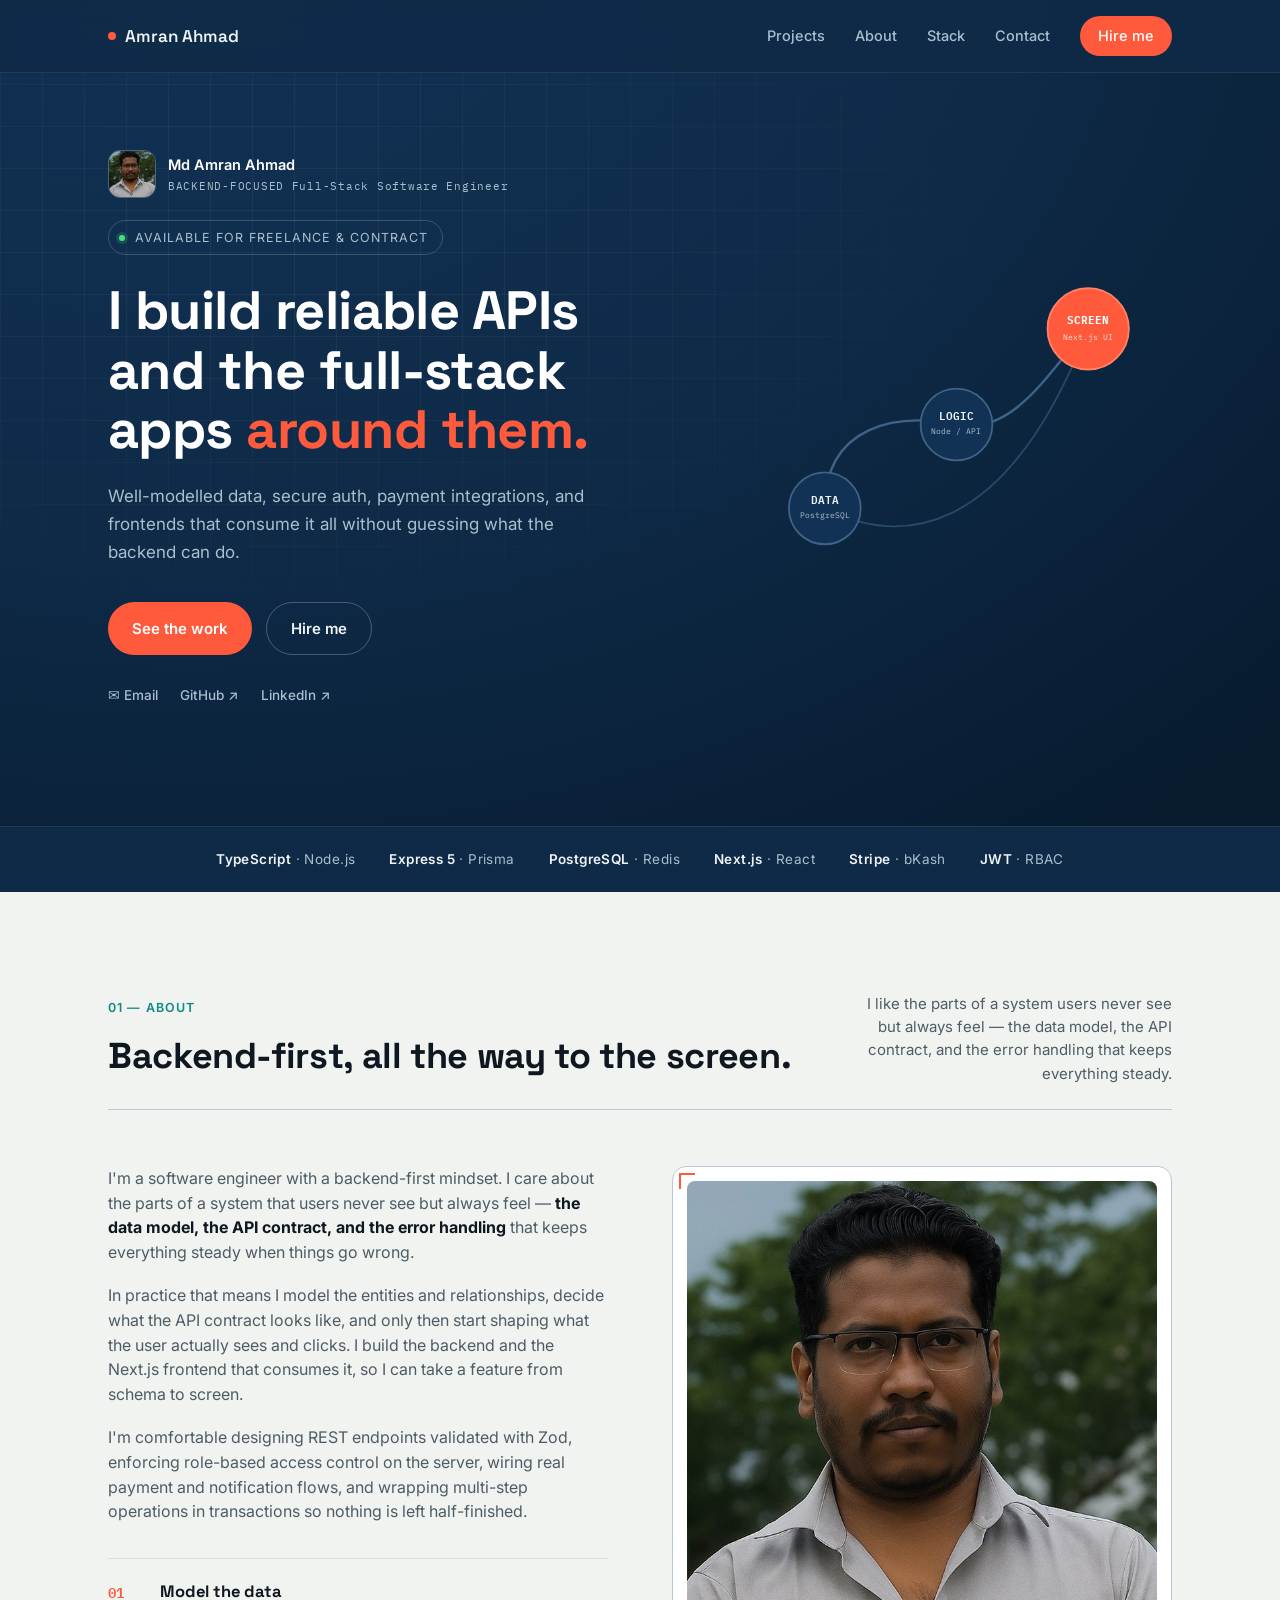
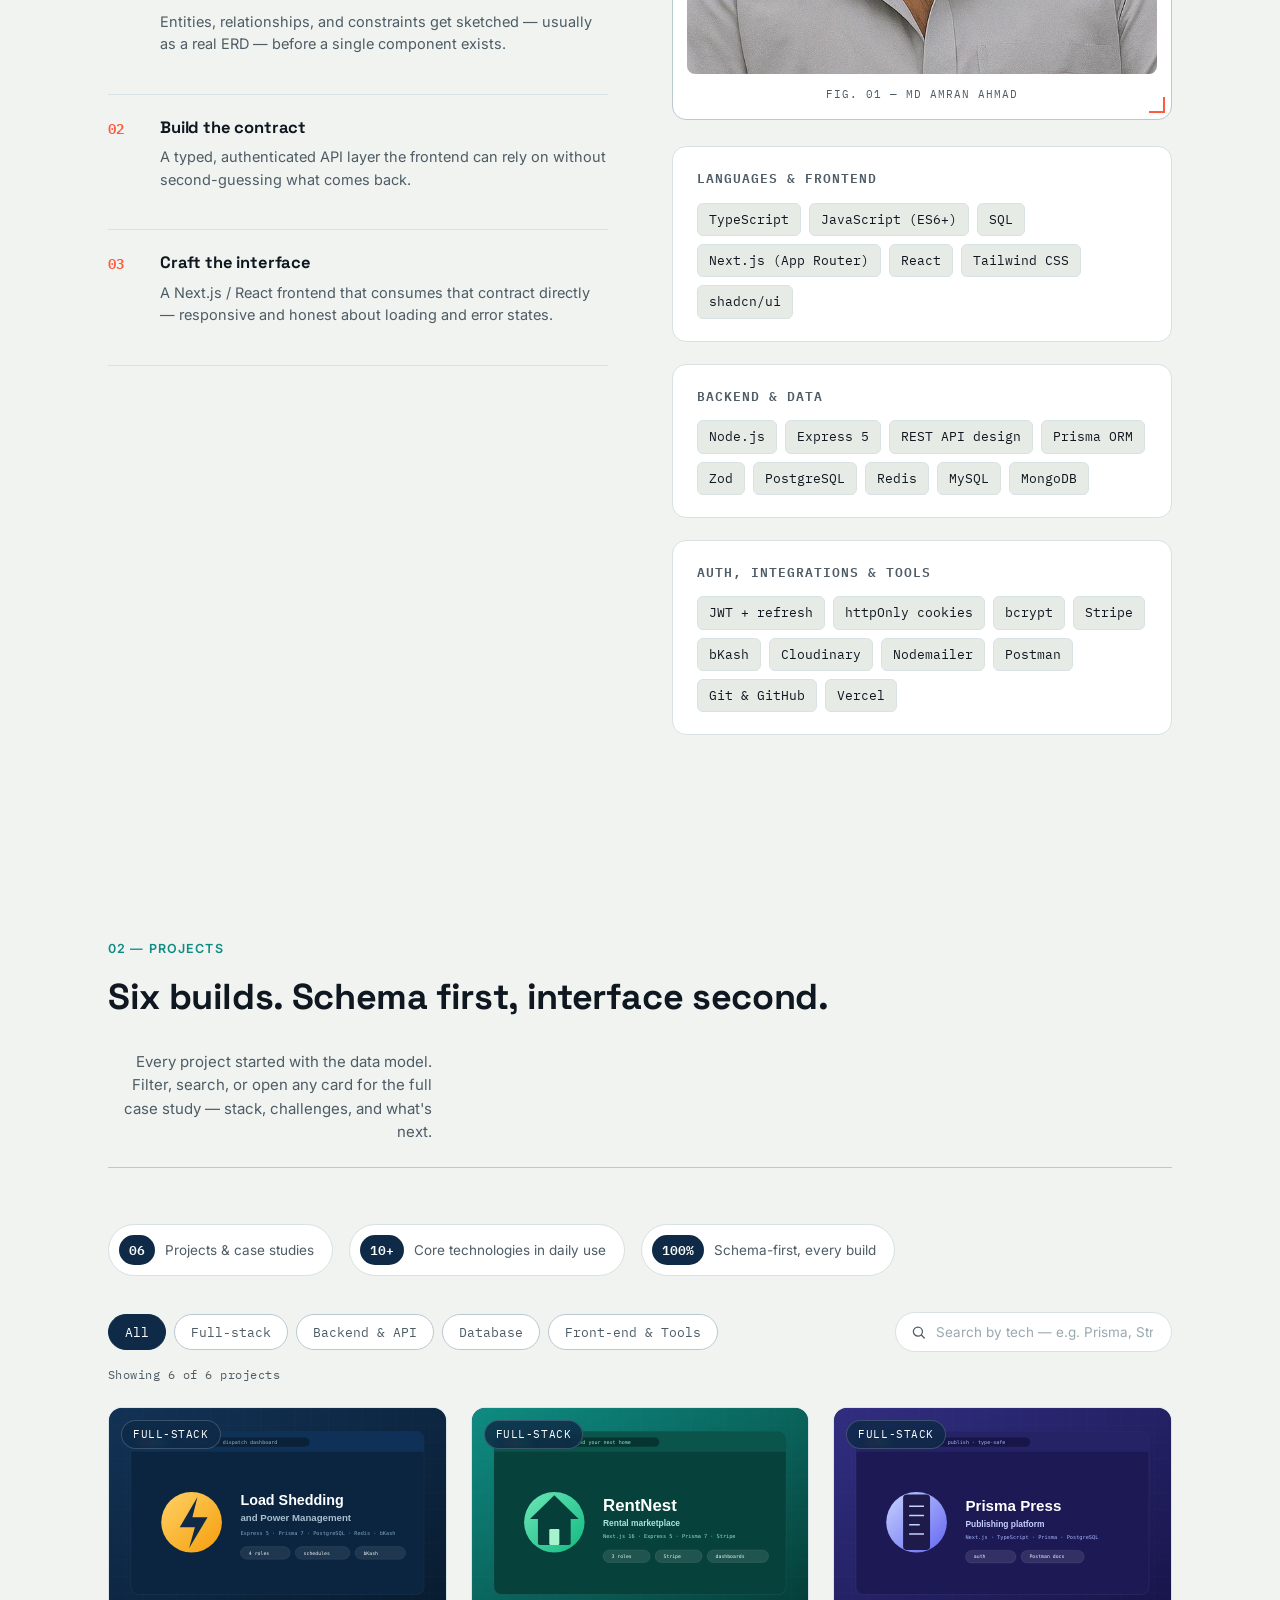
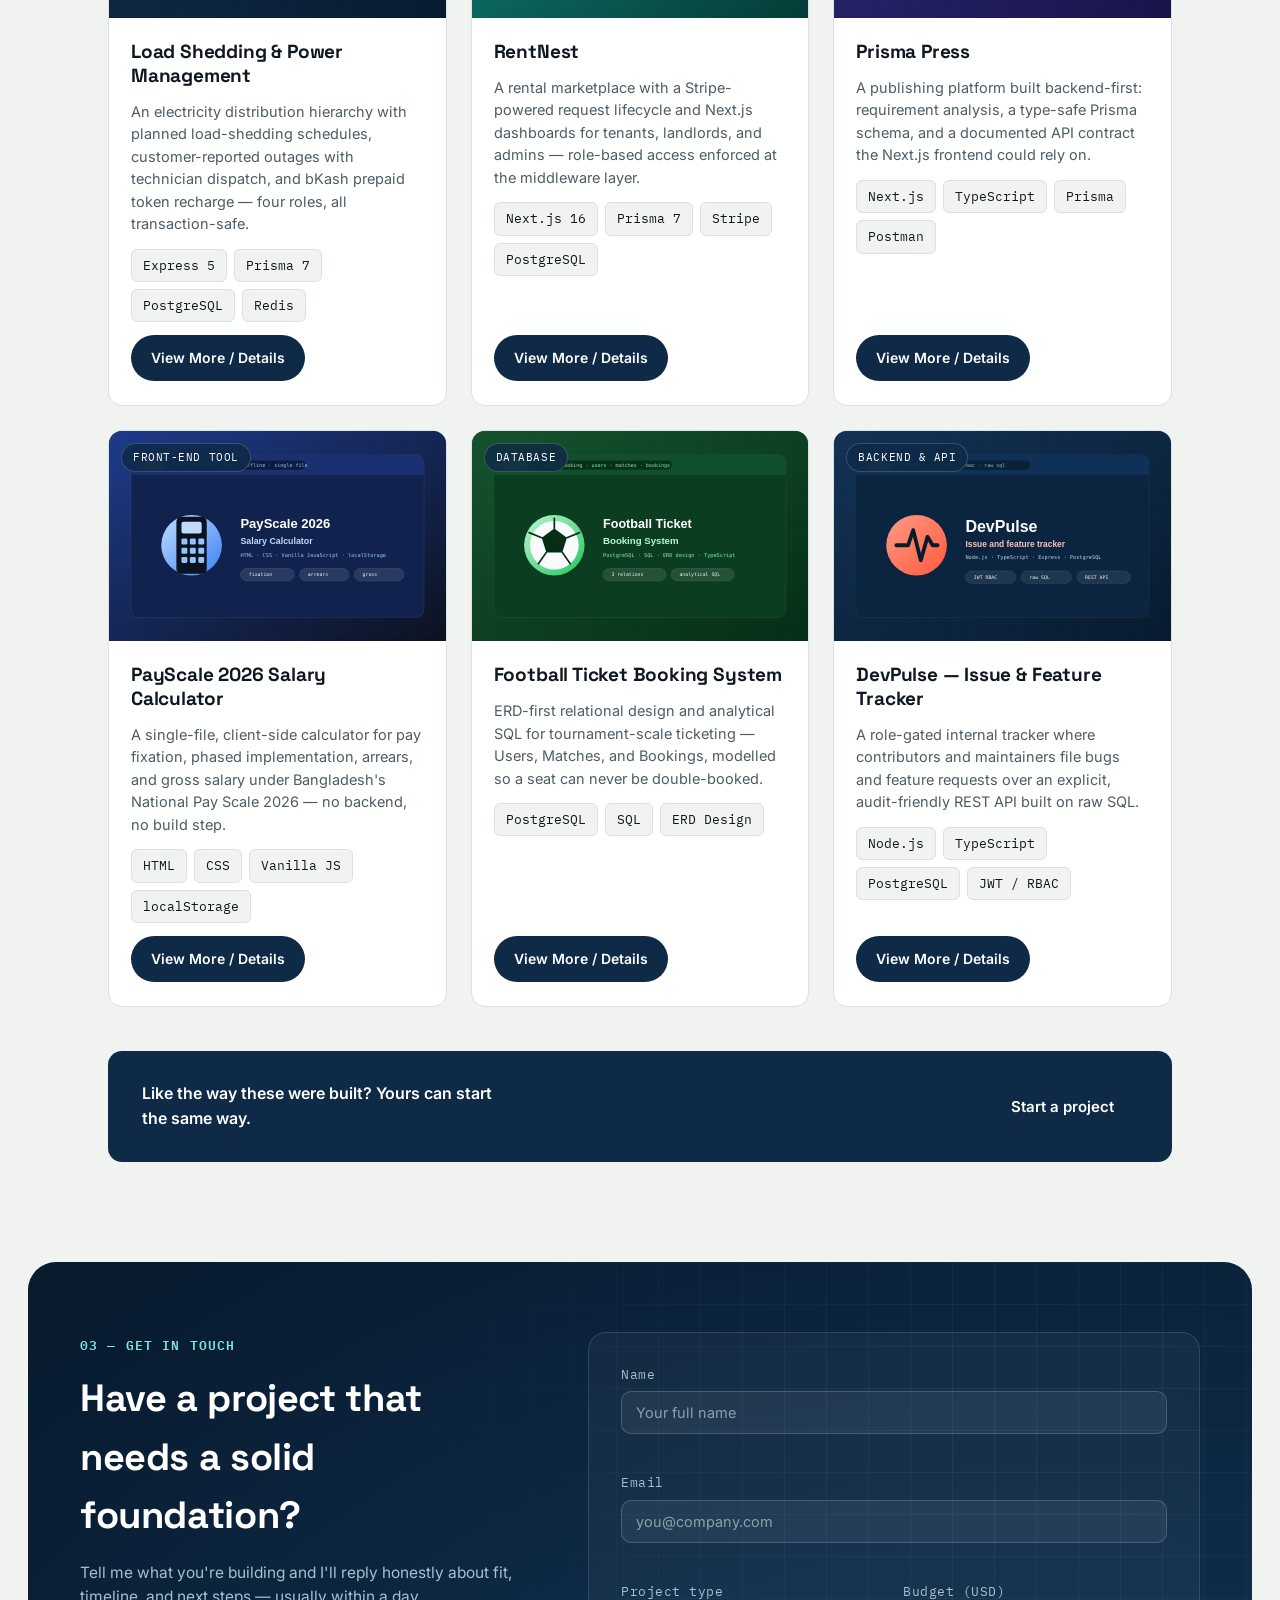
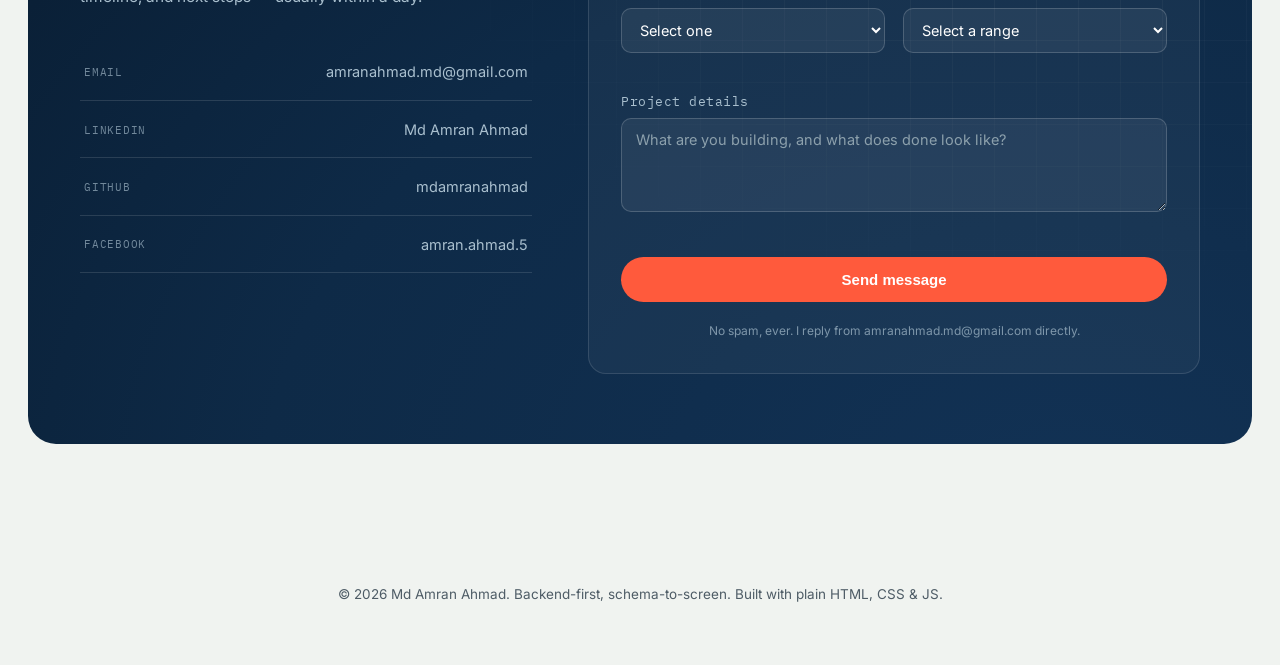
<file: index.html>
<!doctype html>
<html lang="en">
    <head>
        <meta charset="UTF-8" />
        <meta name="viewport" content="width=device-width, initial-scale=1.0" />
        <title>Md Amran Ahmad — Backend-Focused Full-Stack Software Engineer</title>
        <meta
            name="description"
            content="Md Amran Ahmad — backend-focused Full-Stack Software Engineer. Node.js, Express 5, Prisma, PostgreSQL, Redis, and the Next.js frontends that consume them."
        />
        <link rel="preconnect" href="https://fonts.googleapis.com" />
        <link rel="preconnect" href="https://fonts.gstatic.com" crossorigin />
        <link
            href="https://fonts.googleapis.com/css2?family=Space+Grotesk:wght@500;600;700&family=Inter:wght@400;500;600;700&family=IBM+Plex+Mono:wght@400;500;600&display=swap"
            rel="stylesheet"
        />
        <link rel="stylesheet" href="css/style.css" />
    </head>
    <body>
        <nav class="nav">
            <div class="nav-inner">
                <a href="#home" class="nav-logo"
                    ><span class="dot"></span>Amran Ahmad</a
                >
                <div class="nav-links">
                    <a href="#work">Projects</a>
                    <a href="#about">About</a>
                    <a href="#stack">Stack</a>
                    <a href="#contact">Contact</a>
                    <a href="#contact" class="nav-cta">Hire me</a>
                </div>
                <button
                    class="nav-toggle"
                    id="navToggle"
                    aria-label="Toggle menu"
                    aria-expanded="false"
                >
                    <span></span><span></span><span></span>
                </button>
            </div>
            <div class="nav-mobile" id="navMobile">
                <a href="#work">Projects</a>
                <a href="#about">About</a>
                <a href="#stack">Stack</a>
                <a href="#contact">Contact</a>
                <a
                    href="#contact"
                    class="nav-cta"
                    style="
                        display: inline-block;
                        margin-top: 8px;
                        text-align: center;
                    "
                    >Hire me</a
                >
            </div>
        </nav>

        <header class="hero" id="home">
            <div class="wrap hero-grid">
                <div>
                    <div class="hero-id reveal">
                        <img
                            src="assets/profile.jpg"
                            alt="Portrait of Md Amran Ahmad"
                            class="hero-avatar"
                        />
                        <div>
                            <span class="hero-id-name">Md Amran Ahmad</span>
                            <span class="hero-id-role mono"
                                >BACKEND-FOCUSED Full-Stack Software Engineer</span
                            >
                        </div>
                    </div>
                    <div class="eyebrow">
                        <span class="dot"></span>Available for freelance &amp;
                        contract
                    </div>
                    <h1>
                        I build reliable APIs and the full-stack apps
                        <span class="hl">around them.</span>
                    </h1>
                    <p class="hero-sub">
                        Well-modelled data, secure auth, payment integrations,
                        and frontends that consume it all without guessing what
                        the backend can do.
                    </p>
                    <div class="hero-cta-row">
                        <a href="#work" class="btn btn-primary">See the work</a>
                        <a href="#contact" class="btn btn-ghost">Hire me</a>
                    </div>
                    <div class="hero-quick-contact">
                        <a href="mailto:amranahmad.md@gmail.com" title="Email"
                            >✉ Email</a
                        >
                        <a
                            href="https://github.com/mdamranahmad"
                            target="_blank"
                            rel="noopener"
                            title="GitHub"
                            >GitHub ↗</a
                        >
                        <a
                            href="https://www.linkedin.com/in/md-amran-ahmad/"
                            target="_blank"
                            rel="noopener"
                            title="LinkedIn"
                            >LinkedIn ↗</a
                        >
                    </div>
                </div>
                <div class="hero-diagram" aria-hidden="true">
                    <svg
                        viewBox="0 0 360 300"
                        fill="none"
                        xmlns="http://www.w3.org/2000/svg"
                    >
                        <path
                            id="pathA"
                            class="diagram-path"
                            d="M70 220 C 70 150, 130 140, 180 150"
                            stroke="#3E6386"
                            stroke-width="2"
                        />
                        <path
                            class="diagram-path d2"
                            d="M180 150 C 230 160, 260 100, 290 70"
                            stroke="#3E6386"
                            stroke-width="2"
                        />
                        <path
                            class="diagram-path d3"
                            d="M70 220 C 130 250, 220 250, 290 70"
                            stroke="#274A66"
                            stroke-width="1.5"
                            stroke-dasharray="3 6"
                        />

                        <circle class="pulse-dot" r="4" fill="#FF5A3C">
                            <animateMotion
                                dur="3.2s"
                                repeatCount="indefinite"
                                begin="1.6s"
                                path="M70 220 C 70 150, 130 140, 180 150 C 230 160, 260 100, 290 70"
                            />
                        </circle>

                        <g class="diagram-node n1">
                            <circle
                                cx="70"
                                cy="220"
                                r="30"
                                fill="#123255"
                                stroke="#3E6386"
                                stroke-width="1.5"
                            />
                            <text
                                x="70"
                                y="216"
                                text-anchor="middle"
                                fill="#EFF3F5"
                                font-family="IBM Plex Mono, monospace"
                                font-size="9"
                                font-weight="600"
                            >
                                DATA
                            </text>
                            <text
                                x="70"
                                y="228"
                                text-anchor="middle"
                                fill="#A9BFCE"
                                font-family="IBM Plex Mono, monospace"
                                font-size="7"
                            >
                                PostgreSQL
                            </text>
                        </g>
                        <g class="diagram-node n2">
                            <circle
                                cx="180"
                                cy="150"
                                r="30"
                                fill="#123255"
                                stroke="#3E6386"
                                stroke-width="1.5"
                            />
                            <text
                                x="180"
                                y="146"
                                text-anchor="middle"
                                fill="#EFF3F5"
                                font-family="IBM Plex Mono, monospace"
                                font-size="9"
                                font-weight="600"
                            >
                                LOGIC
                            </text>
                            <text
                                x="180"
                                y="158"
                                text-anchor="middle"
                                fill="#A9BFCE"
                                font-family="IBM Plex Mono, monospace"
                                font-size="7"
                            >
                                Node / API
                            </text>
                        </g>
                        <g class="diagram-node n3">
                            <circle
                                cx="290"
                                cy="70"
                                r="34"
                                fill="#FF5A3C"
                                stroke="#FF8367"
                                stroke-width="1.5"
                            />
                            <text
                                x="290"
                                y="66"
                                text-anchor="middle"
                                fill="#fff"
                                font-family="IBM Plex Mono, monospace"
                                font-size="9.5"
                                font-weight="700"
                            >
                                SCREEN
                            </text>
                            <text
                                x="290"
                                y="79"
                                text-anchor="middle"
                                fill="#FFE1D8"
                                font-family="IBM Plex Mono, monospace"
                                font-size="7"
                            >
                                Next.js UI
                            </text>
                        </g>
                    </svg>
                </div>
            </div>
        </header>

        <div class="strip">
            <div class="wrap strip-row">
                <span><b>TypeScript</b> · Node.js</span>
                <span><b>Express 5</b> · Prisma</span>
                <span><b>PostgreSQL</b> · Redis</span>
                <span><b>Next.js</b> · React</span>
                <span><b>Stripe</b> · bKash</span>
                <span><b>JWT</b> · RBAC</span>
            </div>
        </div>

        <section id="about">
            <div class="wrap">
                <div class="section-head reveal">
                    <div>
                        <span class="section-tag">01 — About</span>
                        <h2 class="section-title">
                            Backend-first, all the way to the screen.
                        </h2>
                    </div>
                    <p class="section-note">
                        I like the parts of a system users never see but always
                        feel — the data model, the API contract, and the error
                        handling that keeps everything steady.
                    </p>
                </div>

                <div class="about-grid">
                    <div class="about-copy reveal">
                        <p>
                            I'm a software engineer with a backend-first
                            mindset. I care about the parts of a system that
                            users never see but always feel —
                            <strong
                                >the data model, the API contract, and the error
                                handling</strong
                            >
                            that keeps everything steady when things go wrong.
                        </p>
                        <p>
                            In practice that means I model the entities and
                            relationships, decide what the API contract looks
                            like, and only then start shaping what the user
                            actually sees and clicks. I build the backend and
                            the Next.js frontend that consumes it, so I can take
                            a feature from schema to screen.
                        </p>
                        <p>
                            I'm comfortable designing REST endpoints validated
                            with Zod, enforcing role-based access control on the
                            server, wiring real payment and notification flows,
                            and wrapping multi-step operations in transactions
                            so nothing is left half-finished.
                        </p>

                        <ul class="steps">
                            <li>
                                <span class="step-num mono">01</span>
                                <div class="step-body">
                                    <h4>Model the data</h4>
                                    <p>
                                        Entities, relationships, and constraints
                                        get sketched — usually as a real ERD —
                                        before a single component exists.
                                    </p>
                                </div>
                            </li>
                            <li>
                                <span class="step-num mono">02</span>
                                <div class="step-body">
                                    <h4>Build the contract</h4>
                                    <p>
                                        A typed, authenticated API layer the
                                        frontend can rely on without
                                        second-guessing what comes back.
                                    </p>
                                </div>
                            </li>
                            <li>
                                <span class="step-num mono">03</span>
                                <div class="step-body">
                                    <h4>Craft the interface</h4>
                                    <p>
                                        A Next.js / React frontend that consumes
                                        that contract directly — responsive and
                                        honest about loading and error states.
                                    </p>
                                </div>
                            </li>
                        </ul>
                    </div>

                    <div class="about-side reveal">
                        <figure class="spec-photo">
                            <img
                                src="assets/profile.jpg"
                                alt="Portrait of Md Amran Ahmad"
                            />
                            <figcaption class="mono">
                                FIG. 01 — MD AMRAN AHMAD
                            </figcaption>
                        </figure>

                        <div class="toolkit" id="stack">
                            <div class="tool-group">
                                <h4>Languages &amp; Frontend</h4>
                                <div class="tag-row">
                                    <span class="tag">TypeScript</span
                                    ><span class="tag">JavaScript (ES6+)</span
                                    ><span class="tag">SQL</span
                                    ><span class="tag"
                                        >Next.js (App Router)</span
                                    ><span class="tag">React</span
                                    ><span class="tag">Tailwind CSS</span
                                    ><span class="tag">shadcn/ui</span>
                                </div>
                            </div>
                            <div class="tool-group">
                                <h4>Backend &amp; Data</h4>
                                <div class="tag-row">
                                    <span class="tag">Node.js</span
                                    ><span class="tag">Express 5</span
                                    ><span class="tag">REST API design</span
                                    ><span class="tag">Prisma ORM</span
                                    ><span class="tag">Zod</span
                                    ><span class="tag">PostgreSQL</span
                                    ><span class="tag">Redis</span
                                    ><span class="tag">MySQL</span
                                    ><span class="tag">MongoDB</span>
                                </div>
                            </div>
                            <div class="tool-group">
                                <h4>Auth, Integrations &amp; Tools</h4>
                                <div class="tag-row">
                                    <span class="tag">JWT + refresh</span
                                    ><span class="tag">httpOnly cookies</span
                                    ><span class="tag">bcrypt</span
                                    ><span class="tag">Stripe</span
                                    ><span class="tag">bKash</span
                                    ><span class="tag">Cloudinary</span
                                    ><span class="tag">Nodemailer</span
                                    ><span class="tag">Postman</span
                                    ><span class="tag">Git &amp; GitHub</span
                                    ><span class="tag">Vercel</span>
                                </div>
                            </div>
                        </div>
                    </div>
                </div>
            </div>
        </section>

        <section id="work">
            <div class="wrap">
                <div class="section-head reveal">
                    <div>
                        <span class="section-tag">02 — Projects</span>
                        <h2 class="section-title">
                            Six builds. Schema first, interface second.
                        </h2>
                    </div>
                    <p class="section-note">
                        Every project started with the data model. Filter,
                        search, or open any card for the full case study —
                        stack, challenges, and what's next.
                    </p>
                </div>

                <div class="stat-row reveal">
                    <div class="stat-chip">
                        <span class="stat-num">06</span
                        ><span>Projects &amp; case studies</span>
                    </div>
                    <div class="stat-chip">
                        <span class="stat-num">10+</span
                        ><span>Core technologies in daily use</span>
                    </div>
                    <div class="stat-chip">
                        <span class="stat-num">100%</span
                        ><span>Schema-first, every build</span>
                    </div>
                </div>

                <div class="work-controls reveal">
                    <div
                        class="filter-row"
                        role="tablist"
                        aria-label="Filter projects by category"
                    >
                        <button
                            class="filter-btn active"
                            data-filter="all"
                            aria-pressed="true"
                        >
                            All
                        </button>
                        <button
                            class="filter-btn"
                            data-filter="full-stack"
                            aria-pressed="false"
                        >
                            Full-stack
                        </button>
                        <button
                            class="filter-btn"
                            data-filter="backend"
                            aria-pressed="false"
                        >
                            Backend &amp; API
                        </button>
                        <button
                            class="filter-btn"
                            data-filter="database"
                            aria-pressed="false"
                        >
                            Database
                        </button>
                        <button
                            class="filter-btn"
                            data-filter="frontend"
                            aria-pressed="false"
                        >
                            Front-end &amp; Tools
                        </button>
                    </div>
                    <div class="search-box">
                        <svg
                            width="15"
                            height="15"
                            viewBox="0 0 15 15"
                            fill="none"
                        >
                            <circle
                                cx="6.5"
                                cy="6.5"
                                r="5"
                                stroke="#4E5C66"
                                stroke-width="1.4"
                            />
                            <path
                                d="M10.3 10.3L13.5 13.5"
                                stroke="#4E5C66"
                                stroke-width="1.4"
                                stroke-linecap="round"
                            />
                        </svg>
                        <input
                            type="text"
                            id="workSearch"
                            placeholder="Search by tech — e.g. Prisma, Stripe, Redis"
                            aria-label="Search projects"
                        />
                    </div>
                </div>

                <p class="results-count mono" id="resultsCount">
                    Showing 6 of 6 projects
                </p>

                <div class="projects-grid" id="projectsGrid">
                    <!-- 01 — Load Shedding -->
                    <article
                        class="project-card reveal"
                        data-project
                        data-tags="full-stack backend database frontend"
                        data-search="load shedding power management outage express 5 prisma 7 postgresql redis zod bkash nodemailer cloudinary jwt rbac technician dispatch schedule prepaid token next.js"
                    >
                        <a
                            class="project-media"
                            href="projects/load-shedding.html"
                            aria-label="View details for Load Shedding and Power Management System"
                        >
                            <img
                                src="assets/projects/load-shedding.svg"
                                alt="Load Shedding and Power Management System dashboard preview"
                                loading="lazy"
                            />
                            <span class="project-media-badge">Full-stack</span>
                        </a>
                        <div class="project-body">
                            <h3 class="project-title">
                                Load Shedding &amp; Power Management
                            </h3>
                            <p class="project-desc">
                                An electricity distribution hierarchy with
                                planned load-shedding schedules,
                                customer-reported outages with technician
                                dispatch, and bKash prepaid token recharge —
                                four roles, all transaction-safe.
                            </p>
                            <div class="project-tags">
                                <span class="tag">Express 5</span
                                ><span class="tag">Prisma 7</span
                                ><span class="tag">PostgreSQL</span
                                ><span class="tag">Redis</span>
                            </div>
                            <a
                                class="btn btn-dark project-more"
                                href="projects/load-shedding.html"
                                >View More / Details</a
                            >
                        </div>
                    </article>

                    <!-- 02 — RentNest -->
                    <article
                        class="project-card reveal"
                        data-project
                        data-tags="full-stack backend frontend database"
                        data-search="rentnest rental marketplace property landlord tenant stripe checkout webhook subscription express 5 prisma 7 postgresql next.js 16 tailwind shadcn ui jwt httpOnly cookie middleware reviews"
                    >
                        <a
                            class="project-media"
                            href="projects/rentnest.html"
                            aria-label="View details for RentNest"
                        >
                            <img
                                src="assets/projects/rentnest.svg"
                                alt="RentNest rental marketplace preview"
                                loading="lazy"
                            />
                            <span class="project-media-badge">Full-stack</span>
                        </a>
                        <div class="project-body">
                            <h3 class="project-title">RentNest</h3>
                            <p class="project-desc">
                                A rental marketplace with a Stripe-powered
                                request lifecycle and Next.js dashboards for
                                tenants, landlords, and admins — role-based
                                access enforced at the middleware layer.
                            </p>
                            <div class="project-tags">
                                <span class="tag">Next.js 16</span
                                ><span class="tag">Prisma 7</span
                                ><span class="tag">Stripe</span
                                ><span class="tag">PostgreSQL</span>
                            </div>
                            <a
                                class="btn btn-dark project-more"
                                href="projects/rentnest.html"
                                >View More / Details</a
                            >
                        </div>
                    </article>

                    <!-- 03 — Prisma Press -->
                    <article
                        class="project-card reveal"
                        data-project
                        data-tags="full-stack backend database frontend"
                        data-search="prisma press publishing blog content platform requirement analysis schema postman api contract next.js typescript postgresql auth"
                    >
                        <a
                            class="project-media"
                            href="projects/prisma-press.html"
                            aria-label="View details for Prisma Press"
                        >
                            <img
                                src="assets/projects/prisma-press.svg"
                                alt="Prisma Press publishing platform preview"
                                loading="lazy"
                            />
                            <span class="project-media-badge">Full-stack</span>
                        </a>
                        <div class="project-body">
                            <h3 class="project-title">Prisma Press</h3>
                            <p class="project-desc">
                                A publishing platform built backend-first:
                                requirement analysis, a type-safe Prisma schema,
                                and a documented API contract the Next.js
                                frontend could rely on.
                            </p>
                            <div class="project-tags">
                                <span class="tag">Next.js</span
                                ><span class="tag">TypeScript</span
                                ><span class="tag">Prisma</span
                                ><span class="tag">Postman</span>
                            </div>
                            <a
                                class="btn btn-dark project-more"
                                href="projects/prisma-press.html"
                                >View More / Details</a
                            >
                        </div>
                    </article>

                    <!-- 04 — PayScale 2026 -->
                    <article
                        class="project-card reveal"
                        data-project
                        data-tags="frontend tools"
                        data-search="payscale 2026 salary calculator pay fixation national pay scale bangladesh arrears gross salary html css vanilla javascript localstorage responsive dark mode single file"
                    >
                        <a
                            class="project-media"
                            href="projects/salary-calculator.html"
                            aria-label="View details for the PayScale 2026 Salary Calculator"
                        >
                            <img
                                src="assets/projects/salary-calculator.svg"
                                alt="PayScale 2026 salary calculator preview"
                                loading="lazy"
                            />
                            <span class="project-media-badge"
                                >Front-end tool</span
                            >
                        </a>
                        <div class="project-body">
                            <h3 class="project-title">
                                PayScale 2026 Salary Calculator
                            </h3>
                            <p class="project-desc">
                                A single-file, client-side calculator for pay
                                fixation, phased implementation, arrears, and
                                gross salary under Bangladesh's National Pay
                                Scale 2026 — no backend, no build step.
                            </p>
                            <div class="project-tags">
                                <span class="tag">HTML</span
                                ><span class="tag">CSS</span
                                ><span class="tag">Vanilla JS</span
                                ><span class="tag">localStorage</span>
                            </div>
                            <a
                                class="btn btn-dark project-more"
                                href="projects/salary-calculator.html"
                                >View More / Details</a
                            >
                        </div>
                    </article>

                    <!-- 05 — Football Ticket Booking -->
                    <article
                        class="project-card reveal"
                        data-project
                        data-tags="database backend"
                        data-search="football ticket booking system postgresql sql erd design schema users matches bookings seat number payment status analytical queries joins subqueries aggregation pagination"
                    >
                        <a
                            class="project-media"
                            href="projects/football-ticket-booking.html"
                            aria-label="View details for the Football Ticket Booking System"
                        >
                            <img
                                src="assets/projects/football-ticket-booking.svg"
                                alt="Football ticket booking database preview"
                                loading="lazy"
                            />
                            <span class="project-media-badge">Database</span>
                        </a>
                        <div class="project-body">
                            <h3 class="project-title">
                                Football Ticket Booking System
                            </h3>
                            <p class="project-desc">
                                ERD-first relational design and analytical SQL
                                for tournament-scale ticketing — Users, Matches,
                                and Bookings, modelled so a seat can never be
                                double-booked.
                            </p>
                            <div class="project-tags">
                                <span class="tag">PostgreSQL</span
                                ><span class="tag">SQL</span
                                ><span class="tag">ERD Design</span>
                            </div>
                            <a
                                class="btn btn-dark project-more"
                                href="projects/football-ticket-booking.html"
                                >View More / Details</a
                            >
                        </div>
                    </article>

                    <!-- 06 — DevPulse -->
                    <article
                        class="project-card reveal"
                        data-project
                        data-tags="backend"
                        data-search="devpulse issue tracker feature request bug node.js typescript express postgresql raw sql pg pool bcrypt jsonwebtoken jwt rbac contributor maintainer rest api"
                    >
                        <a
                            class="project-media"
                            href="projects/devpulse.html"
                            aria-label="View details for DevPulse"
                        >
                            <img
                                src="assets/projects/devpulse.svg"
                                alt="DevPulse issue tracker preview"
                                loading="lazy"
                            />
                            <span class="project-media-badge"
                                >Backend &amp; API</span
                            >
                        </a>
                        <div class="project-body">
                            <h3 class="project-title">
                                DevPulse — Issue &amp; Feature Tracker
                            </h3>
                            <p class="project-desc">
                                A role-gated internal tracker where contributors
                                and maintainers file bugs and feature requests
                                over an explicit, audit-friendly REST API built
                                on raw SQL.
                            </p>
                            <div class="project-tags">
                                <span class="tag">Node.js</span
                                ><span class="tag">TypeScript</span
                                ><span class="tag">PostgreSQL</span
                                ><span class="tag">JWT / RBAC</span>
                            </div>
                            <a
                                class="btn btn-dark project-more"
                                href="projects/devpulse.html"
                                >View More / Details</a
                            >
                        </div>
                    </article>
                </div>

                <p class="no-results mono" id="noResults" hidden>
                    No projects match that search — try a different keyword or
                    filter.
                </p>

                <div class="work-cta reveal">
                    <p>
                        Like the way these were built? Yours can start the same
                        way.
                    </p>
                    <a href="#contact" class="btn btn-dark">Start a project</a>
                </div>
            </div>
        </section>

        <section id="contact-wrap" style="padding-top: 0">
            <div class="contact" id="contact">
                <div class="contact-inner">
                    <div class="contact-grid">
                        <div class="contact-intro">
                            <span class="section-tag mono"
                                >03 — Get in touch</span
                            >
                            <h2>
                                Have a project that needs a solid foundation?
                            </h2>
                            <p class="lead">
                                Tell me what you're building and I'll reply
                                honestly about fit, timeline, and next steps —
                                usually within a day.
                            </p>

                            <div class="contact-options">
                                <a
                                    class="contact-option"
                                    href="mailto:amranahmad.md@gmail.com"
                                >
                                    <span class="k">Email</span>
                                    <span>amranahmad.md@gmail.com</span>
                                </a>
                                <a
                                    class="contact-option"
                                    href="https://www.linkedin.com/in/md-amran-ahmad/"
                                    target="_blank"
                                    rel="noopener"
                                >
                                    <span class="k">LinkedIn</span>
                                    <span>Md Amran Ahmad</span>
                                </a>
                                <a
                                    class="contact-option"
                                    href="https://github.com/mdamranahmad"
                                    target="_blank"
                                    rel="noopener"
                                >
                                    <span class="k">GitHub</span>
                                    <span>mdamranahmad</span>
                                </a>
                                <a
                                    class="contact-option"
                                    href="https://www.facebook.com/amran.ahmad.5/"
                                    target="_blank"
                                    rel="noopener"
                                >
                                    <span class="k">Facebook</span>
                                    <span>amran.ahmad.5</span>
                                </a>
                            </div>
                        </div>

                        <div class="contact-form-wrap">
                            <form
                                id="contactForm"
                                class="contact-form"
                                novalidate
                            >
                                <div class="form-row">
                                    <label for="cf-name">Name</label>
                                    <input
                                        type="text"
                                        id="cf-name"
                                        name="name"
                                        placeholder="Your full name"
                                        autocomplete="name"
                                    />
                                    <span
                                        class="field-error"
                                        id="err-name"
                                    ></span>
                                </div>

                                <div class="form-row">
                                    <label for="cf-email">Email</label>
                                    <input
                                        type="email"
                                        id="cf-email"
                                        name="email"
                                        placeholder="you@company.com"
                                        autocomplete="email"
                                    />
                                    <span
                                        class="field-error"
                                        id="err-email"
                                    ></span>
                                </div>

                                <div class="form-row form-row-split">
                                    <div>
                                        <label for="cf-type"
                                            >Project type</label
                                        >
                                        <select id="cf-type" name="projectType">
                                            <option value="" selected disabled>
                                                Select one
                                            </option>
                                            <option>New website</option>
                                            <option>Web application</option>
                                            <option>API / backend only</option>
                                            <option>Full-stack build</option>
                                            <option>
                                                Ongoing / maintenance
                                            </option>
                                            <option>Other</option>
                                        </select>
                                        <span
                                            class="field-error"
                                            id="err-type"
                                        ></span>
                                    </div>
                                    <div>
                                        <label for="cf-budget"
                                            >Budget (USD)</label
                                        >
                                        <select id="cf-budget" name="budget">
                                            <option value="" selected disabled>
                                                Select a range
                                            </option>
                                            <option>Under $500</option>
                                            <option>$500 – $1,500</option>
                                            <option>$1,500 – $5,000</option>
                                            <option>$5,000+</option>
                                            <option>Not sure yet</option>
                                        </select>
                                        <span
                                            class="field-error"
                                            id="err-budget"
                                        ></span>
                                    </div>
                                </div>

                                <div class="form-row">
                                    <label for="cf-details"
                                        >Project details</label
                                    >
                                    <textarea
                                        id="cf-details"
                                        name="details"
                                        rows="4"
                                        placeholder="What are you building, and what does done look like?"
                                    ></textarea>
                                    <span
                                        class="field-error"
                                        id="err-details"
                                    ></span>
                                </div>

                                <button
                                    type="submit"
                                    class="btn btn-primary form-submit"
                                    id="cfSubmit"
                                >
                                    <span class="btn-label">Send message</span>
                                    <span class="btn-spinner" hidden></span>
                                </button>
                                <p class="form-fineprint">
                                    No spam, ever. I reply from
                                    amranahmad.md@gmail.com directly.
                                </p>
                            </form>

                            <div class="form-success" id="formSuccess" hidden>
                                <div class="success-icon">
                                    <svg
                                        width="26"
                                        height="26"
                                        viewBox="0 0 26 26"
                                        fill="none"
                                    >
                                        <circle
                                            cx="13"
                                            cy="13"
                                            r="13"
                                            fill="#0E8C82"
                                        />
                                        <path
                                            d="M7.5 13.5L11 17L18.5 9"
                                            stroke="#fff"
                                            stroke-width="2"
                                            stroke-linecap="round"
                                            stroke-linejoin="round"
                                        />
                                    </svg>
                                </div>
                                <h3>Message sent.</h3>
                                <p>
                                    Thanks,
                                    <span id="successName">there</span> — I'll
                                    get back to you at
                                    <span id="successEmail">your email</span>
                                    within a business day.
                                </p>
                                <button
                                    class="btn btn-ghost"
                                    id="sendAnother"
                                    type="button"
                                >
                                    Send another message
                                </button>
                            </div>
                        </div>
                    </div>
                </div>
            </div>
        </section>

        <a href="#contact" class="floating-cta" id="floatingCta">Hire me →</a>

        <footer>
            <p>
                © <span id="year"></span> Md Amran Ahmad. Backend-first,
                schema-to-screen. Built with plain HTML, CSS &amp; JS.
            </p>
        </footer>

        <script src="js/main.js"></script>
    </body>
</html>
</file>
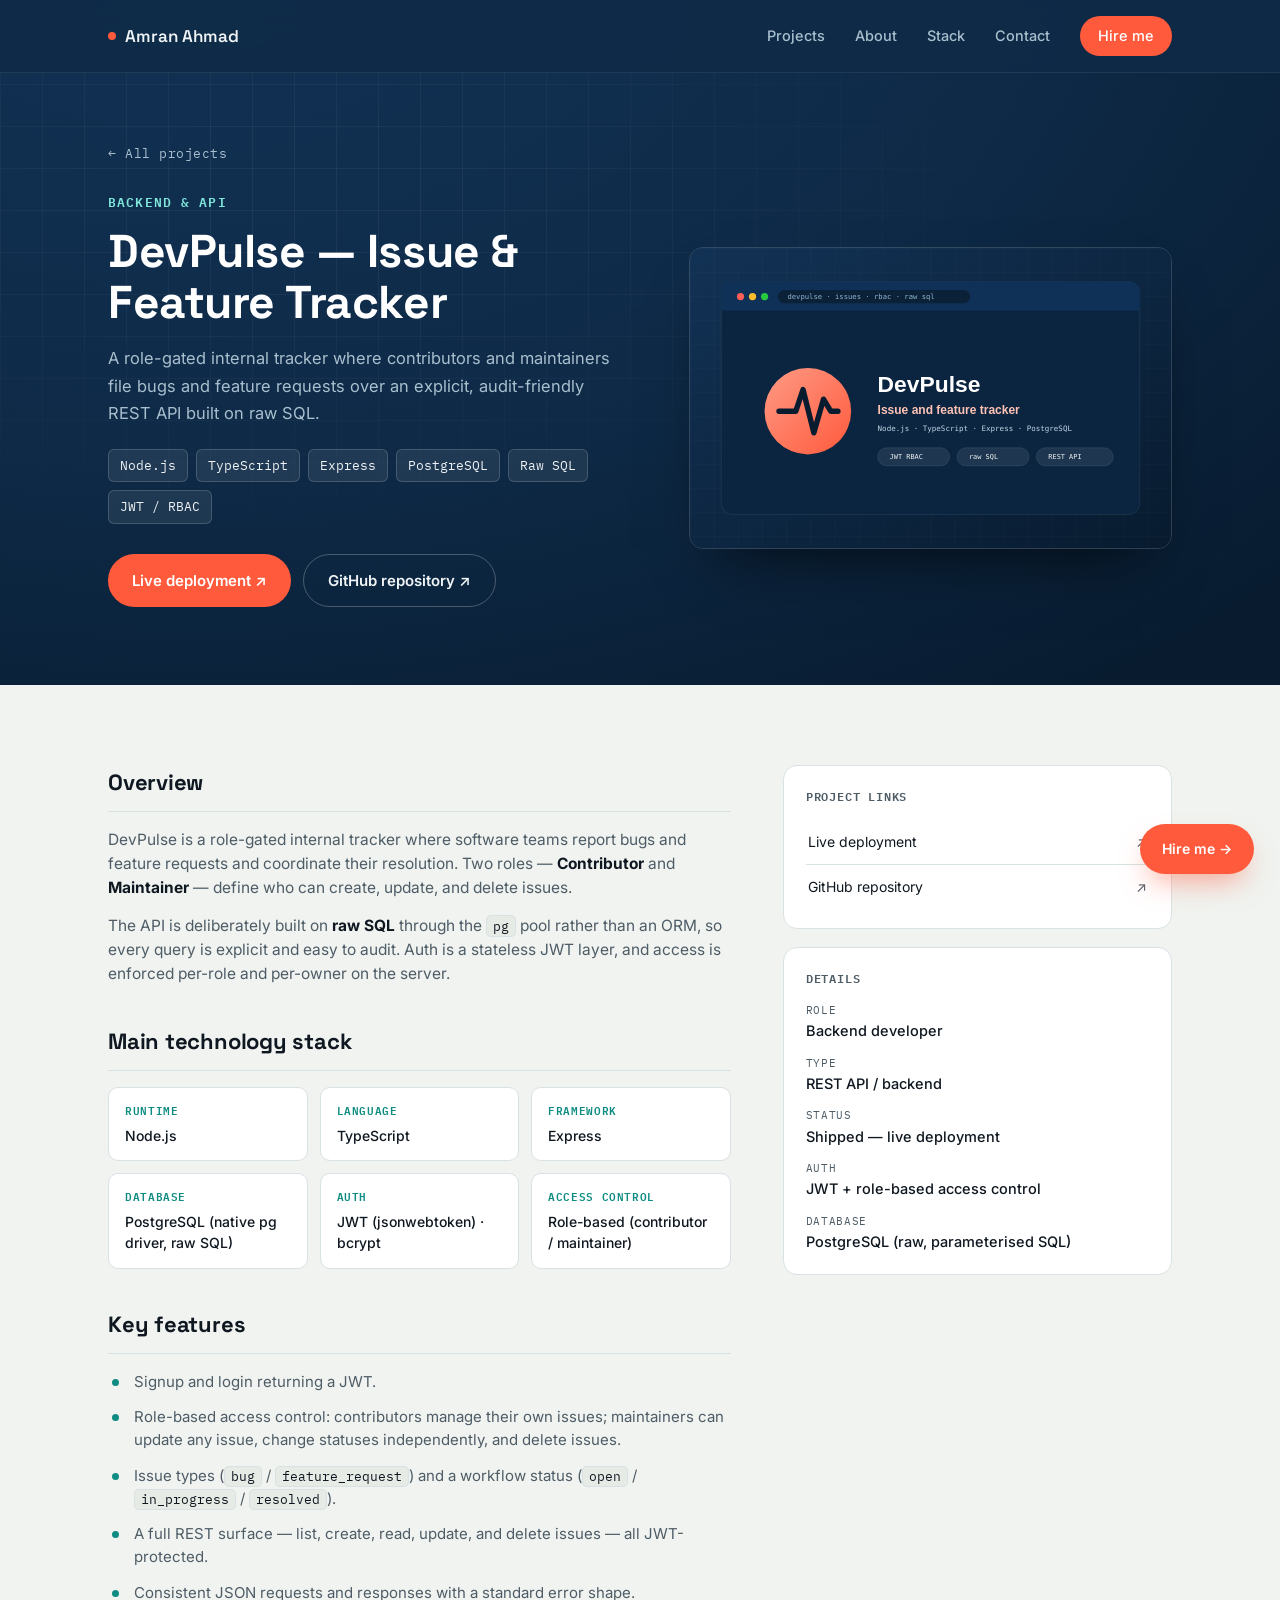
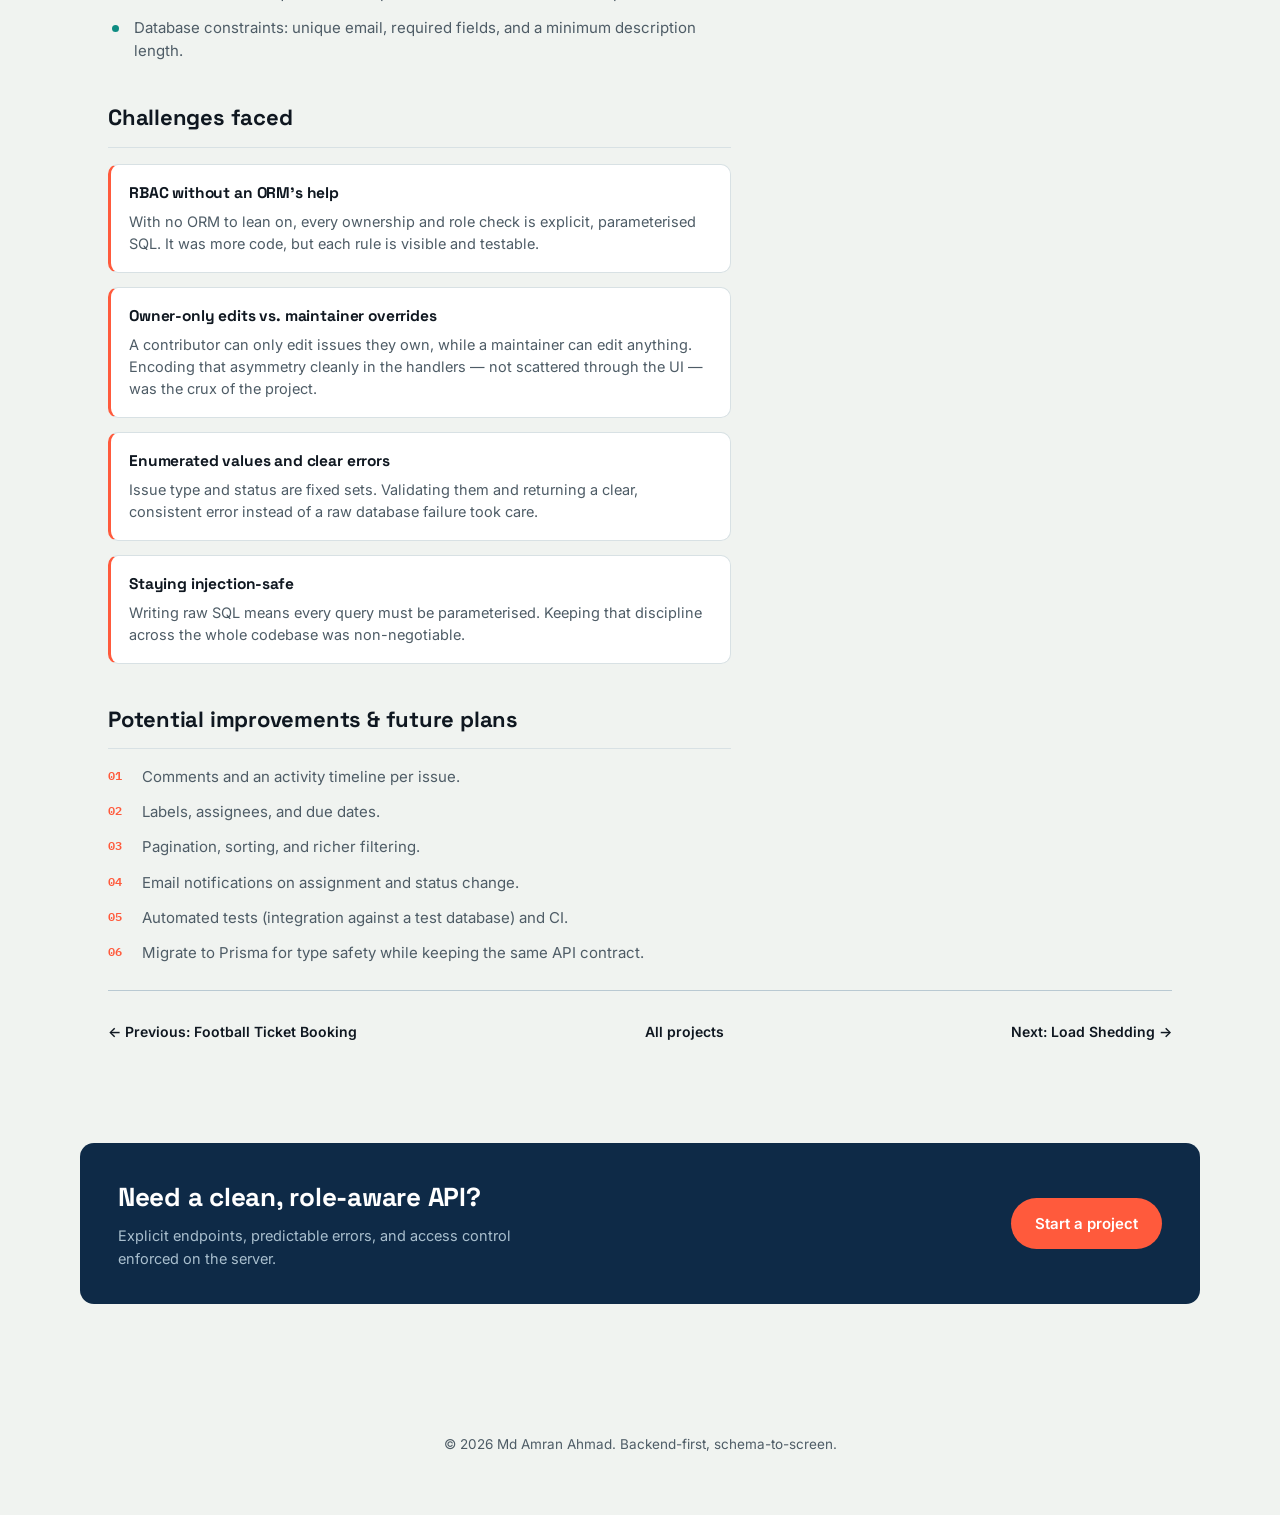
<file: projects/devpulse.html>
<!doctype html>
<html lang="en">
    <head>
        <meta charset="UTF-8" />
        <meta name="viewport" content="width=device-width, initial-scale=1.0" />
        <title>DevPulse — Issue &amp; Feature Tracker — Md Amran Ahmad</title>
        <meta
            name="description"
            content="DevPulse: a role-gated issue and feature tracker built as an Express + TypeScript REST API on PostgreSQL with raw, parameterised SQL and JWT role-based access control."
        />
        <link rel="preconnect" href="https://fonts.googleapis.com" />
        <link rel="preconnect" href="https://fonts.gstatic.com" crossorigin />
        <link
            href="https://fonts.googleapis.com/css2?family=Space+Grotesk:wght@500;600;700&family=Inter:wght@400;500;600;700&family=IBM+Plex+Mono:wght@400;500;600&display=swap"
            rel="stylesheet"
        />
        <link rel="stylesheet" href="../css/style.css" />
    </head>
    <body class="project-page">
        <nav class="nav">
            <div class="nav-inner">
                <a href="../index.html#home" class="nav-logo"
                    ><span class="dot"></span>Amran Ahmad</a
                >
                <div class="nav-links">
                    <a href="../index.html#work">Projects</a>
                    <a href="../index.html#about">About</a>
                    <a href="../index.html#stack">Stack</a>
                    <a href="../index.html#contact">Contact</a>
                    <a href="../index.html#contact" class="nav-cta">Hire me</a>
                </div>
                <button
                    class="nav-toggle"
                    id="navToggle"
                    aria-label="Toggle menu"
                    aria-expanded="false"
                >
                    <span></span><span></span><span></span>
                </button>
            </div>
            <div class="nav-mobile" id="navMobile">
                <a href="../index.html#work">Projects</a>
                <a href="../index.html#about">About</a>
                <a href="../index.html#stack">Stack</a>
                <a href="../index.html#contact">Contact</a>
                <a href="../index.html#contact" class="nav-cta">Hire me</a>
            </div>
        </nav>

        <header class="project-hero">
            <div class="wrap">
                <a class="back-link mono" href="../index.html#work"
                    >← All projects</a
                >
                <div class="project-hero-grid">
                    <div>
                        <span class="section-tag mono">Backend &amp; API</span>
                        <h1>DevPulse — Issue &amp; Feature Tracker</h1>
                        <p class="project-hero-sub">
                            A role-gated internal tracker where contributors and
                            maintainers file bugs and feature requests over an
                            explicit, audit-friendly REST API built on raw SQL.
                        </p>
                        <div class="tag-row">
                            <span class="tag">Node.js</span
                            ><span class="tag">TypeScript</span
                            ><span class="tag">Express</span
                            ><span class="tag">PostgreSQL</span
                            ><span class="tag">Raw SQL</span
                            ><span class="tag">JWT / RBAC</span>
                        </div>
                        <div class="project-actions">
                            <a
                                class="btn btn-primary"
                                href="https://b7a2-devpulse.vercel.app/"
                                target="_blank"
                                rel="noopener"
                                >Live deployment ↗</a
                            >
                            <a
                                class="btn btn-ghost"
                                href="https://github.com/mdamranahmad/PH-L2B7-M10-A2-DevPulse"
                                target="_blank"
                                rel="noopener"
                                >GitHub repository ↗</a
                            >
                        </div>
                    </div>
                    <figure class="project-hero-media">
                        <img
                            src="../assets/projects/devpulse.svg"
                            alt="DevPulse issue tracker preview"
                        />
                    </figure>
                </div>
            </div>
        </header>

        <section class="project-detail">
            <div class="wrap project-detail-wrap">
                <div class="project-main">
                    <article class="project-block reveal">
                        <h2>Overview</h2>
                        <p>
                            DevPulse is a role-gated internal tracker where
                            software teams report bugs and feature requests and
                            coordinate their resolution. Two roles —
                            <strong>Contributor</strong> and
                            <strong>Maintainer</strong> — define who can create,
                            update, and delete issues.
                        </p>
                        <p>
                            The API is deliberately built on <strong>raw SQL</strong>
                            through the <code>pg</code> pool rather than an ORM,
                            so every query is explicit and easy to audit. Auth is
                            a stateless JWT layer, and access is enforced
                            per-role and per-owner on the server.
                        </p>
                    </article>

                    <article class="project-block reveal">
                        <h2>Main technology stack</h2>
                        <dl class="stack-grid">
                            <div class="stack-item">
                                <dt>Runtime</dt>
                                <dd>Node.js</dd>
                            </div>
                            <div class="stack-item">
                                <dt>Language</dt>
                                <dd>TypeScript</dd>
                            </div>
                            <div class="stack-item">
                                <dt>Framework</dt>
                                <dd>Express</dd>
                            </div>
                            <div class="stack-item">
                                <dt>Database</dt>
                                <dd>PostgreSQL (native pg driver, raw SQL)</dd>
                            </div>
                            <div class="stack-item">
                                <dt>Auth</dt>
                                <dd>JWT (jsonwebtoken) · bcrypt</dd>
                            </div>
                            <div class="stack-item">
                                <dt>Access control</dt>
                                <dd>Role-based (contributor / maintainer)</dd>
                            </div>
                        </dl>
                    </article>

                    <article class="project-block reveal">
                        <h2>Key features</h2>
                        <ul class="feature-list">
                            <li>Signup and login returning a JWT.</li>
                            <li>
                                Role-based access control: contributors manage
                                their own issues; maintainers can update any
                                issue, change statuses independently, and delete
                                issues.
                            </li>
                            <li>
                                Issue types (<code>bug</code> /
                                <code>feature_request</code>) and a workflow
                                status (<code>open</code> /
                                <code>in_progress</code> /
                                <code>resolved</code>).
                            </li>
                            <li>
                                A full REST surface — list, create, read, update,
                                and delete issues — all JWT-protected.
                            </li>
                            <li>
                                Consistent JSON requests and responses with a
                                standard error shape.
                            </li>
                            <li>
                                Database constraints: unique email, required
                                fields, and a minimum description length.
                            </li>
                        </ul>
                    </article>

                    <article class="project-block reveal">
                        <h2>Challenges faced</h2>
                        <ul class="challenge-list">
                            <li>
                                <h4>RBAC without an ORM's help</h4>
                                <p>
                                    With no ORM to lean on, every ownership and
                                    role check is explicit, parameterised SQL. It
                                    was more code, but each rule is visible and
                                    testable.
                                </p>
                            </li>
                            <li>
                                <h4>Owner-only edits vs. maintainer overrides</h4>
                                <p>
                                    A contributor can only edit issues they
                                    own, while a maintainer can edit anything.
                                    Encoding that asymmetry cleanly in the
                                    handlers — not scattered through the UI — was
                                    the crux of the project.
                                </p>
                            </li>
                            <li>
                                <h4>Enumerated values and clear errors</h4>
                                <p>
                                    Issue type and status are fixed sets.
                                    Validating them and returning a clear,
                                    consistent error instead of a raw database
                                    failure took care.
                                </p>
                            </li>
                            <li>
                                <h4>Staying injection-safe</h4>
                                <p>
                                    Writing raw SQL means every query must be
                                    parameterised. Keeping that discipline across
                                    the whole codebase was non-negotiable.
                                </p>
                            </li>
                        </ul>
                    </article>

                    <article class="project-block reveal">
                        <h2>Potential improvements &amp; future plans</h2>
                        <ul class="improve-list">
                            <li>
                                Comments and an activity timeline per issue.
                            </li>
                            <li>Labels, assignees, and due dates.</li>
                            <li>Pagination, sorting, and richer filtering.</li>
                            <li>
                                Email notifications on assignment and status
                                change.
                            </li>
                            <li>
                                Automated tests (integration against a test
                                database) and CI.
                            </li>
                            <li>
                                Migrate to Prisma for type safety while keeping
                                the same API contract.
                            </li>
                        </ul>
                    </article>
                </div>

                <aside class="project-aside">
                    <div class="aside-card">
                        <h3>Project links</h3>
                        <a
                            href="https://b7a2-devpulse.vercel.app/"
                            target="_blank"
                            rel="noopener"
                            >Live deployment <span>↗</span></a
                        >
                        <a
                            href="https://github.com/mdamranahmad/PH-L2B7-M10-A2-DevPulse"
                            target="_blank"
                            rel="noopener"
                            >GitHub repository <span>↗</span></a
                        >
                    </div>
                    <div class="aside-card">
                        <h3>Details</h3>
                        <dl class="aside-dl">
                            <div>
                                <dt>Role</dt>
                                <dd>Backend developer</dd>
                            </div>
                            <div>
                                <dt>Type</dt>
                                <dd>REST API / backend</dd>
                            </div>
                            <div>
                                <dt>Status</dt>
                                <dd>Shipped — live deployment</dd>
                            </div>
                            <div>
                                <dt>Auth</dt>
                                <dd>JWT + role-based access control</dd>
                            </div>
                            <div>
                                <dt>Database</dt>
                                <dd>PostgreSQL (raw, parameterised SQL)</dd>
                            </div>
                        </dl>
                    </div>
                </aside>
            </div>

            <div class="wrap">
                <nav class="project-pager">
                    <a href="football-ticket-booking.html"
                        >← Previous: Football Ticket Booking</a
                    >
                    <a href="../index.html#work">All projects</a>
                    <a href="load-shedding.html">Next: Load Shedding →</a>
                </nav>
            </div>
        </section>

        <section class="cta-band">
            <div class="wrap cta-band-inner">
                <div>
                    <h2>Need a clean, role-aware API?</h2>
                    <p>
                        Explicit endpoints, predictable errors, and access
                        control enforced on the server.
                    </p>
                </div>
                <a href="../index.html#contact" class="btn btn-primary"
                    >Start a project</a
                >
            </div>
        </section>

        <a
            href="../index.html#contact"
            class="floating-cta show"
            id="floatingCta"
            >Hire me →</a
        >

        <footer>
            <p>
                © <span id="year"></span> Md Amran Ahmad. Backend-first,
                schema-to-screen.
            </p>
        </footer>

        <script src="../js/main.js"></script>
    </body>
</html>
</file>
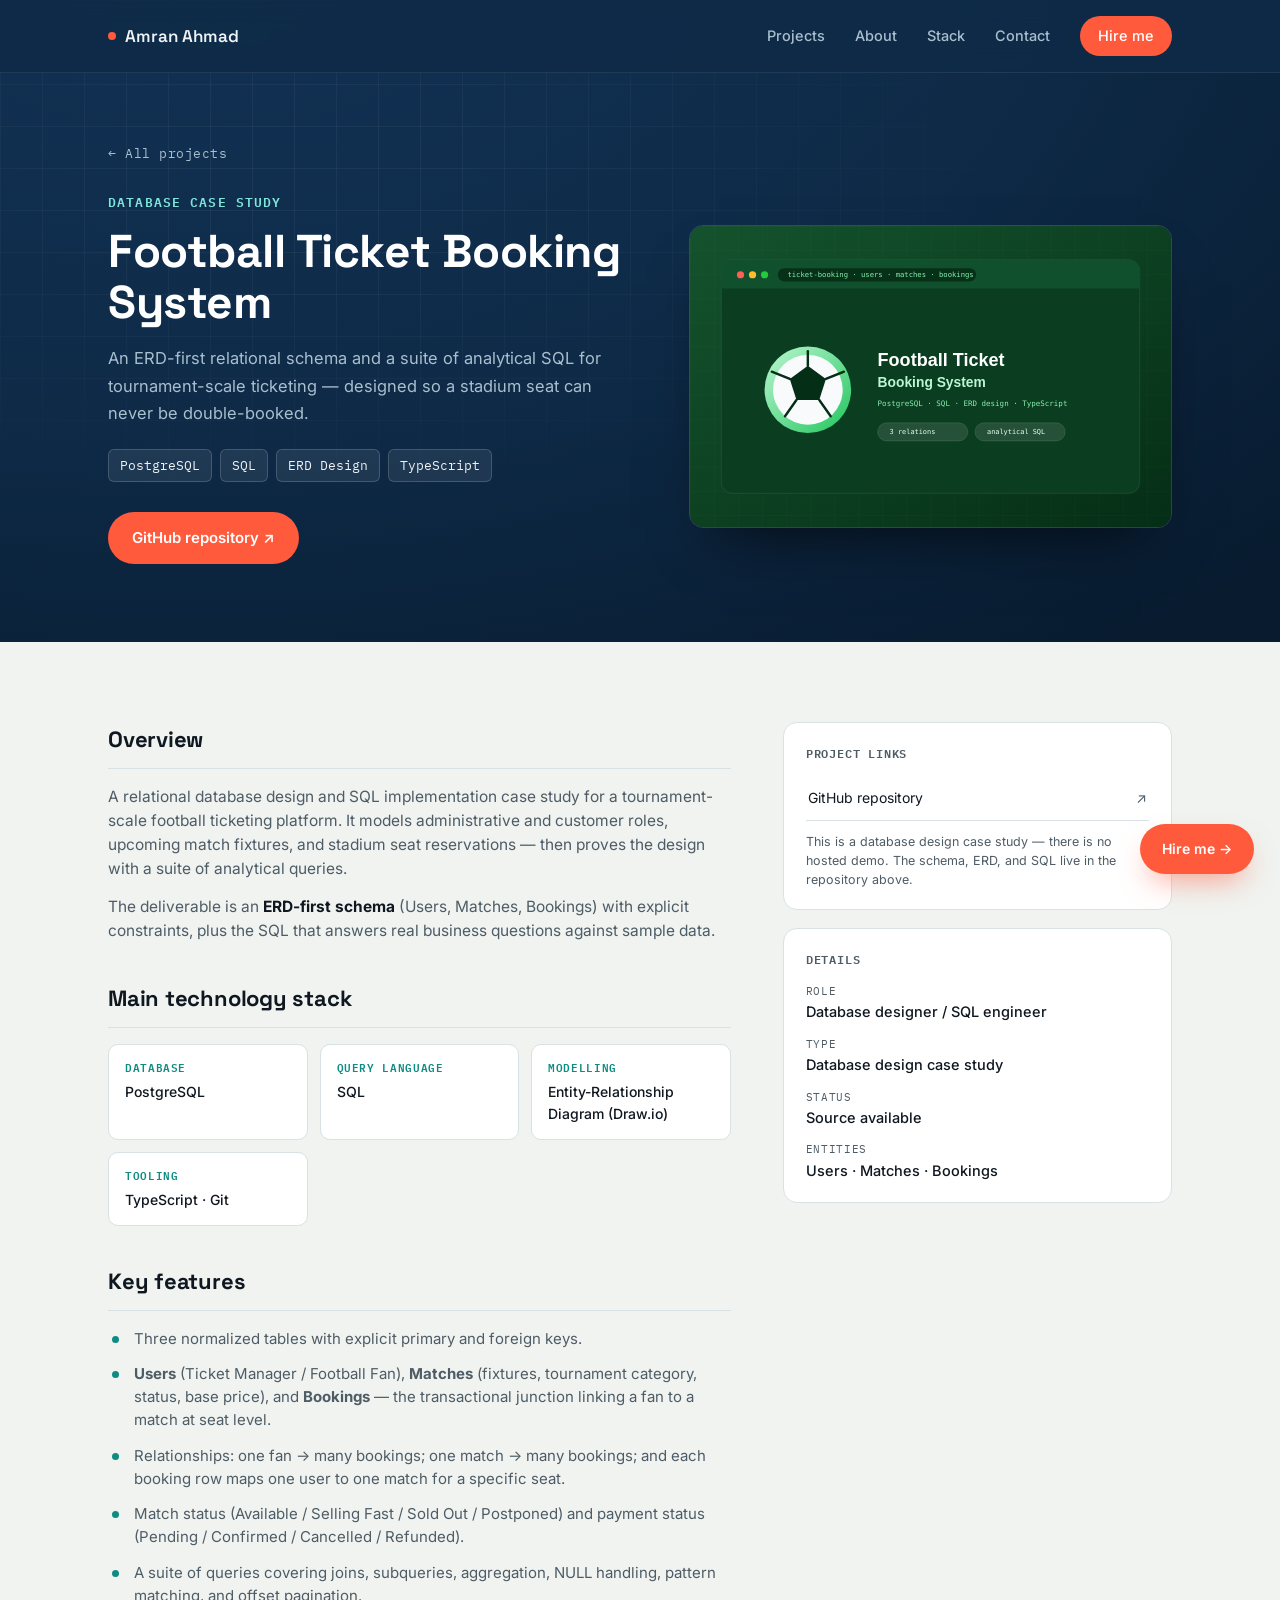
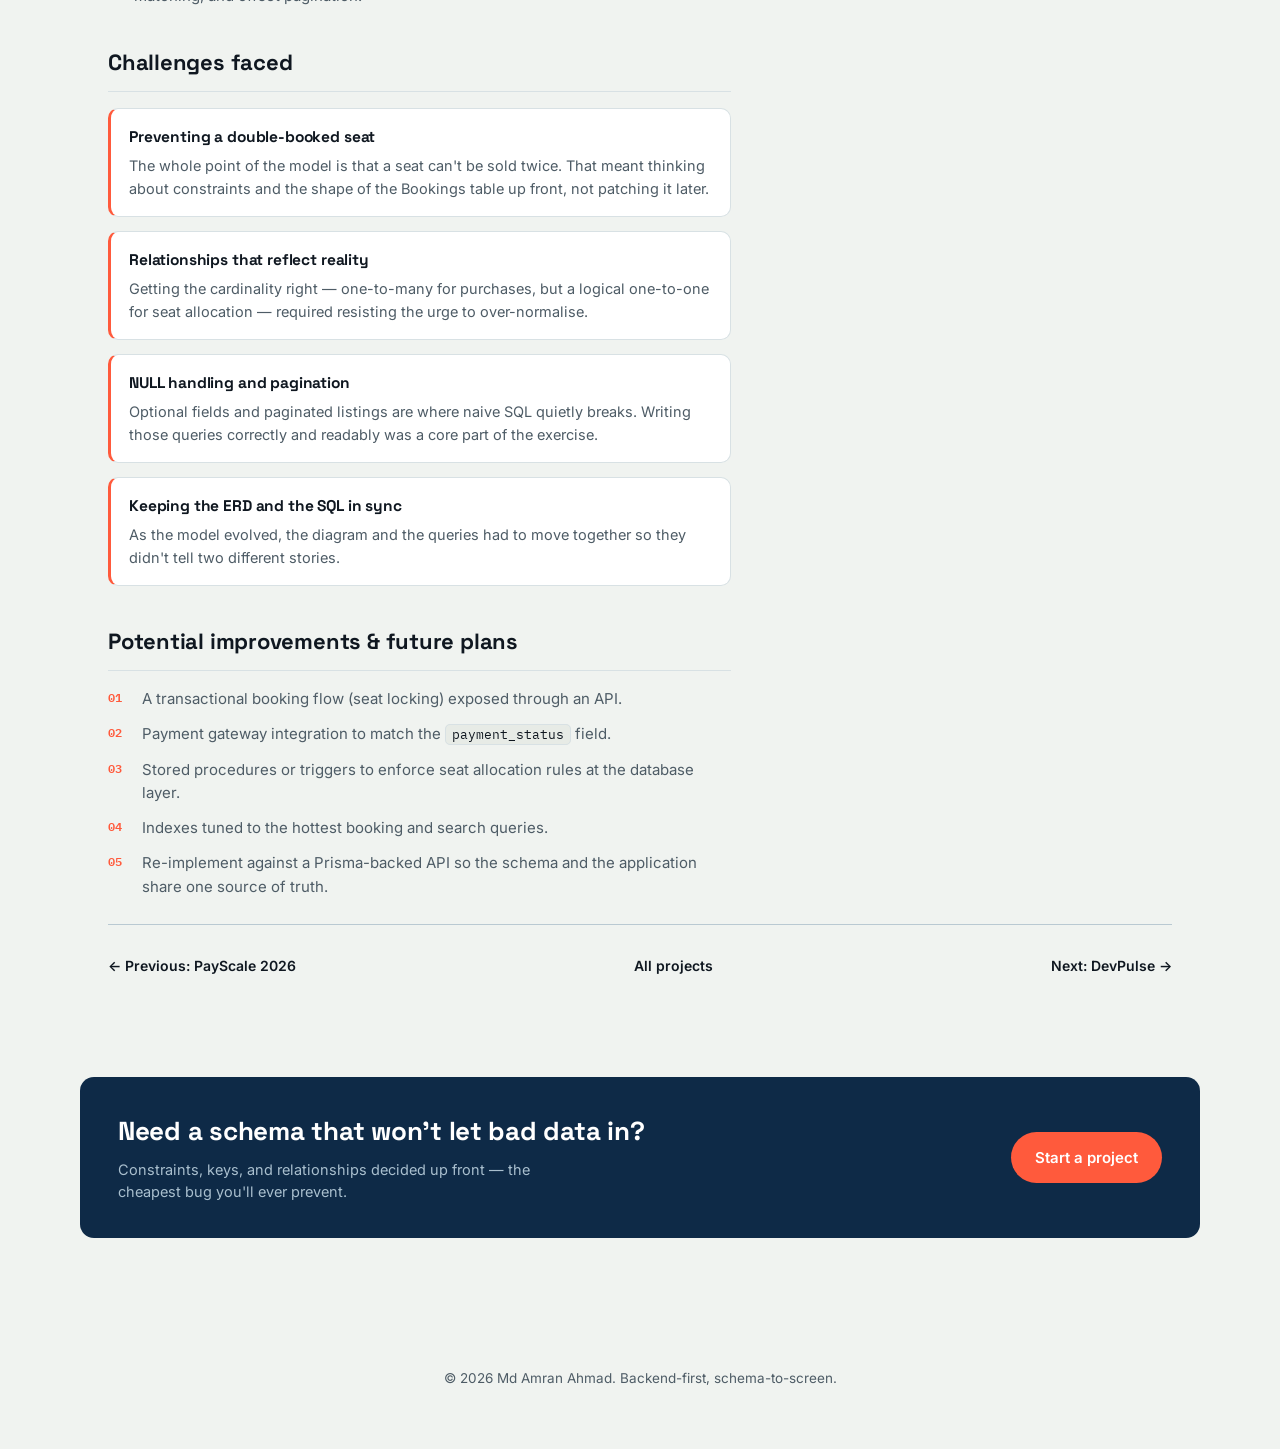
<file: projects/football-ticket-booking.html>
<!doctype html>
<html lang="en">
    <head>
        <meta charset="UTF-8" />
        <meta name="viewport" content="width=device-width, initial-scale=1.0" />
        <title>Football Ticket Booking System — Md Amran Ahmad</title>
        <meta
            name="description"
            content="ERD-first relational database design and analytical SQL for a tournament-scale football ticketing platform: Users, Matches, and Bookings."
        />
        <link rel="preconnect" href="https://fonts.googleapis.com" />
        <link rel="preconnect" href="https://fonts.gstatic.com" crossorigin />
        <link
            href="https://fonts.googleapis.com/css2?family=Space+Grotesk:wght@500;600;700&family=Inter:wght@400;500;600;700&family=IBM+Plex+Mono:wght@400;500;600&display=swap"
            rel="stylesheet"
        />
        <link rel="stylesheet" href="../css/style.css" />
    </head>
    <body class="project-page">
        <nav class="nav">
            <div class="nav-inner">
                <a href="../index.html#home" class="nav-logo"
                    ><span class="dot"></span>Amran Ahmad</a
                >
                <div class="nav-links">
                    <a href="../index.html#work">Projects</a>
                    <a href="../index.html#about">About</a>
                    <a href="../index.html#stack">Stack</a>
                    <a href="../index.html#contact">Contact</a>
                    <a href="../index.html#contact" class="nav-cta">Hire me</a>
                </div>
                <button
                    class="nav-toggle"
                    id="navToggle"
                    aria-label="Toggle menu"
                    aria-expanded="false"
                >
                    <span></span><span></span><span></span>
                </button>
            </div>
            <div class="nav-mobile" id="navMobile">
                <a href="../index.html#work">Projects</a>
                <a href="../index.html#about">About</a>
                <a href="../index.html#stack">Stack</a>
                <a href="../index.html#contact">Contact</a>
                <a href="../index.html#contact" class="nav-cta">Hire me</a>
            </div>
        </nav>

        <header class="project-hero">
            <div class="wrap">
                <a class="back-link mono" href="../index.html#work"
                    >← All projects</a
                >
                <div class="project-hero-grid">
                    <div>
                        <span class="section-tag mono">Database case study</span>
                        <h1>Football Ticket Booking System</h1>
                        <p class="project-hero-sub">
                            An ERD-first relational schema and a suite of
                            analytical SQL for tournament-scale ticketing —
                            designed so a stadium seat can never be
                            double-booked.
                        </p>
                        <div class="tag-row">
                            <span class="tag">PostgreSQL</span
                            ><span class="tag">SQL</span
                            ><span class="tag">ERD Design</span
                            ><span class="tag">TypeScript</span>
                        </div>
                        <div class="project-actions">
                            <a
                                class="btn btn-primary"
                                href="https://github.com/mdamranahmad/PH-L2B7A3-Module17-Footbal-Ticket-Booking-System"
                                target="_blank"
                                rel="noopener"
                                >GitHub repository ↗</a
                            >
                        </div>
                    </div>
                    <figure class="project-hero-media">
                        <img
                            src="../assets/projects/football-ticket-booking.svg"
                            alt="Football ticket booking database preview"
                        />
                    </figure>
                </div>
            </div>
        </header>

        <section class="project-detail">
            <div class="wrap project-detail-wrap">
                <div class="project-main">
                    <article class="project-block reveal">
                        <h2>Overview</h2>
                        <p>
                            A relational database design and SQL implementation
                            case study for a tournament-scale football ticketing
                            platform. It models administrative and customer
                            roles, upcoming match fixtures, and stadium seat
                            reservations — then proves the design with a suite of
                            analytical queries.
                        </p>
                        <p>
                            The deliverable is an
                            <strong>ERD-first schema</strong> (Users, Matches,
                            Bookings) with explicit constraints, plus the SQL
                            that answers real business questions against sample
                            data.
                        </p>
                    </article>

                    <article class="project-block reveal">
                        <h2>Main technology stack</h2>
                        <dl class="stack-grid">
                            <div class="stack-item">
                                <dt>Database</dt>
                                <dd>PostgreSQL</dd>
                            </div>
                            <div class="stack-item">
                                <dt>Query language</dt>
                                <dd>SQL</dd>
                            </div>
                            <div class="stack-item">
                                <dt>Modelling</dt>
                                <dd>Entity-Relationship Diagram (Draw.io)</dd>
                            </div>
                            <div class="stack-item">
                                <dt>Tooling</dt>
                                <dd>TypeScript · Git</dd>
                            </div>
                        </dl>
                    </article>

                    <article class="project-block reveal">
                        <h2>Key features</h2>
                        <ul class="feature-list">
                            <li>
                                Three normalized tables with explicit primary and
                                foreign keys.
                            </li>
                            <li>
                                <strong>Users</strong> (Ticket Manager / Football
                                Fan), <strong>Matches</strong> (fixtures,
                                tournament category, status, base price), and
                                <strong>Bookings</strong> — the transactional
                                junction linking a fan to a match at seat level.
                            </li>
                            <li>
                                Relationships: one fan → many bookings; one match
                                → many bookings; and each booking row maps one
                                user to one match for a specific seat.
                            </li>
                            <li>
                                Match status (Available / Selling Fast / Sold Out
                                / Postponed) and payment status (Pending /
                                Confirmed / Cancelled / Refunded).
                            </li>
                            <li>
                                A suite of queries covering joins, subqueries,
                                aggregation, NULL handling, pattern matching, and
                                offset pagination.
                            </li>
                        </ul>
                    </article>

                    <article class="project-block reveal">
                        <h2>Challenges faced</h2>
                        <ul class="challenge-list">
                            <li>
                                <h4>Preventing a double-booked seat</h4>
                                <p>
                                    The whole point of the model is that a seat
                                    can't be sold twice. That meant thinking
                                    about constraints and the shape of the
                                    Bookings table up front, not patching it
                                    later.
                                </p>
                            </li>
                            <li>
                                <h4>Relationships that reflect reality</h4>
                                <p>
                                    Getting the cardinality right — one-to-many
                                    for purchases, but a logical one-to-one for
                                    seat allocation — required resisting the urge
                                    to over-normalise.
                                </p>
                            </li>
                            <li>
                                <h4>NULL handling and pagination</h4>
                                <p>
                                    Optional fields and paginated listings are
                                    where naive SQL quietly breaks. Writing those
                                    queries correctly and readably was a core
                                    part of the exercise.
                                </p>
                            </li>
                            <li>
                                <h4>Keeping the ERD and the SQL in sync</h4>
                                <p>
                                    As the model evolved, the diagram and the
                                    queries had to move together so they didn't
                                    tell two different stories.
                                </p>
                            </li>
                        </ul>
                    </article>

                    <article class="project-block reveal">
                        <h2>Potential improvements &amp; future plans</h2>
                        <ul class="improve-list">
                            <li>
                                A transactional booking flow (seat locking)
                                exposed through an API.
                            </li>
                            <li>
                                Payment gateway integration to match the
                                <code>payment_status</code> field.
                            </li>
                            <li>
                                Stored procedures or triggers to enforce seat
                                allocation rules at the database layer.
                            </li>
                            <li>
                                Indexes tuned to the hottest booking and search
                                queries.
                            </li>
                            <li>
                                Re-implement against a Prisma-backed API so the
                                schema and the application share one source of
                                truth.
                            </li>
                        </ul>
                    </article>
                </div>

                <aside class="project-aside">
                    <div class="aside-card">
                        <h3>Project links</h3>
                        <a
                            href="https://github.com/mdamranahmad/PH-L2B7A3-Module17-Footbal-Ticket-Booking-System"
                            target="_blank"
                            rel="noopener"
                            >GitHub repository <span>↗</span></a
                        >
                        <p class="aside-note">
                            This is a database design case study — there is no
                            hosted demo. The schema, ERD, and SQL live in the
                            repository above.
                        </p>
                    </div>
                    <div class="aside-card">
                        <h3>Details</h3>
                        <dl class="aside-dl">
                            <div>
                                <dt>Role</dt>
                                <dd>Database designer / SQL engineer</dd>
                            </div>
                            <div>
                                <dt>Type</dt>
                                <dd>Database design case study</dd>
                            </div>
                            <div>
                                <dt>Status</dt>
                                <dd>Source available</dd>
                            </div>
                            <div>
                                <dt>Entities</dt>
                                <dd>Users · Matches · Bookings</dd>
                            </div>
                        </dl>
                    </div>
                </aside>
            </div>

            <div class="wrap">
                <nav class="project-pager">
                    <a href="salary-calculator.html"
                        >← Previous: PayScale 2026</a
                    >
                    <a href="../index.html#work">All projects</a>
                    <a href="devpulse.html">Next: DevPulse →</a>
                </nav>
            </div>
        </section>

        <section class="cta-band">
            <div class="wrap cta-band-inner">
                <div>
                    <h2>Need a schema that won't let bad data in?</h2>
                    <p>
                        Constraints, keys, and relationships decided up front —
                        the cheapest bug you'll ever prevent.
                    </p>
                </div>
                <a href="../index.html#contact" class="btn btn-primary"
                    >Start a project</a
                >
            </div>
        </section>

        <a
            href="../index.html#contact"
            class="floating-cta show"
            id="floatingCta"
            >Hire me →</a
        >

        <footer>
            <p>
                © <span id="year"></span> Md Amran Ahmad. Backend-first,
                schema-to-screen.
            </p>
        </footer>

        <script src="../js/main.js"></script>
    </body>
</html>
</file>
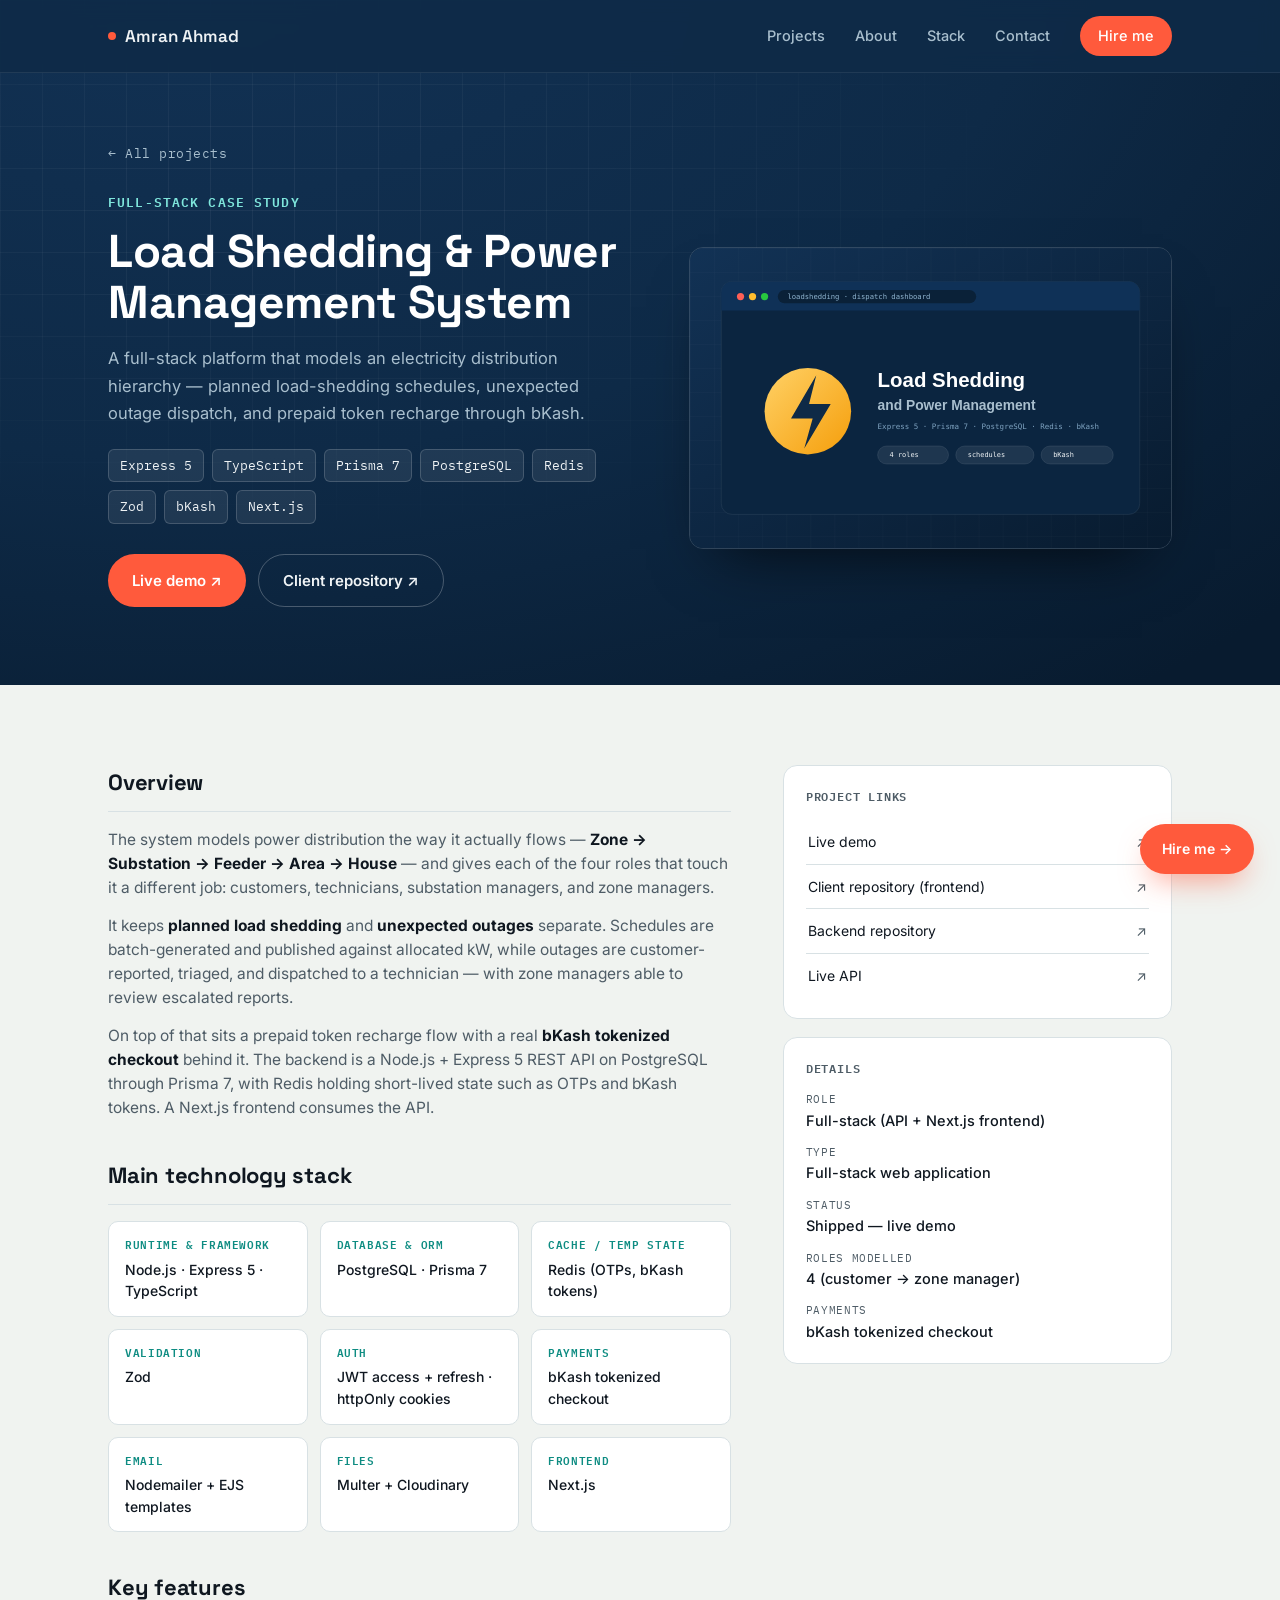
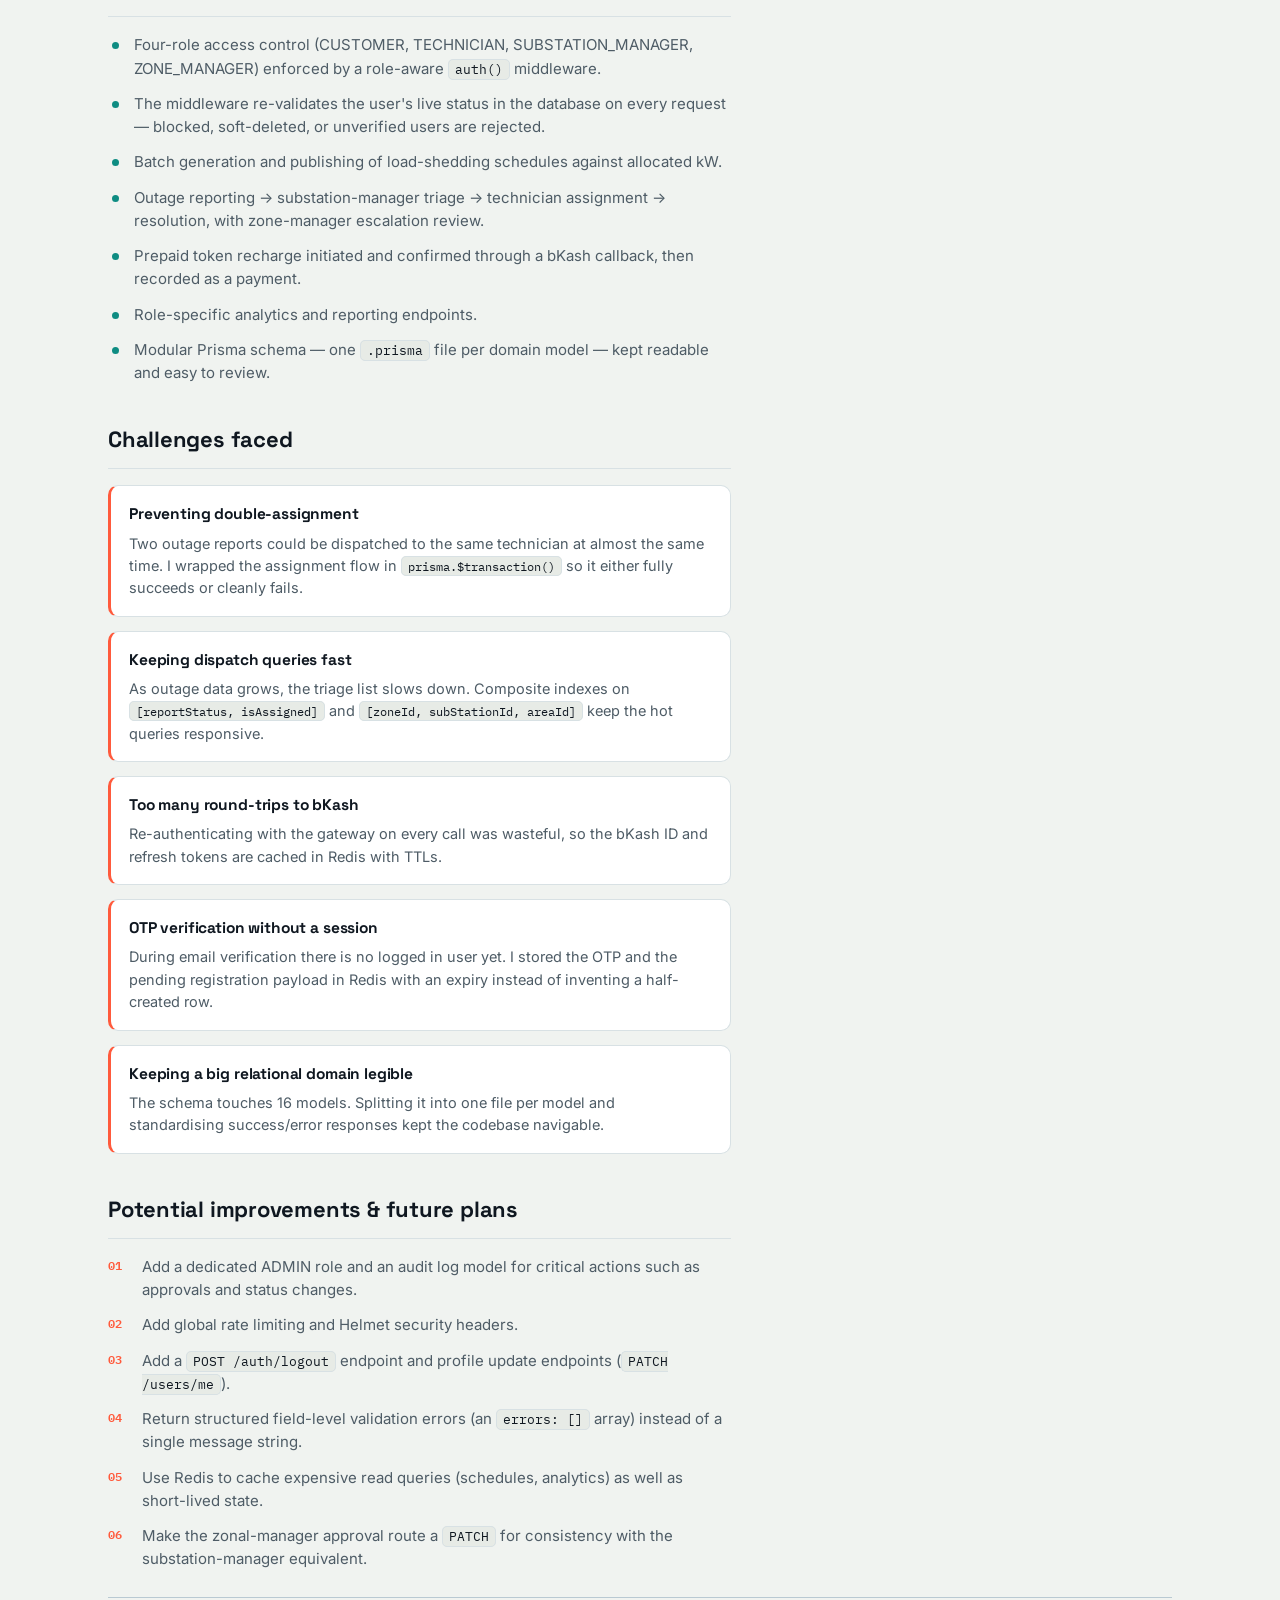
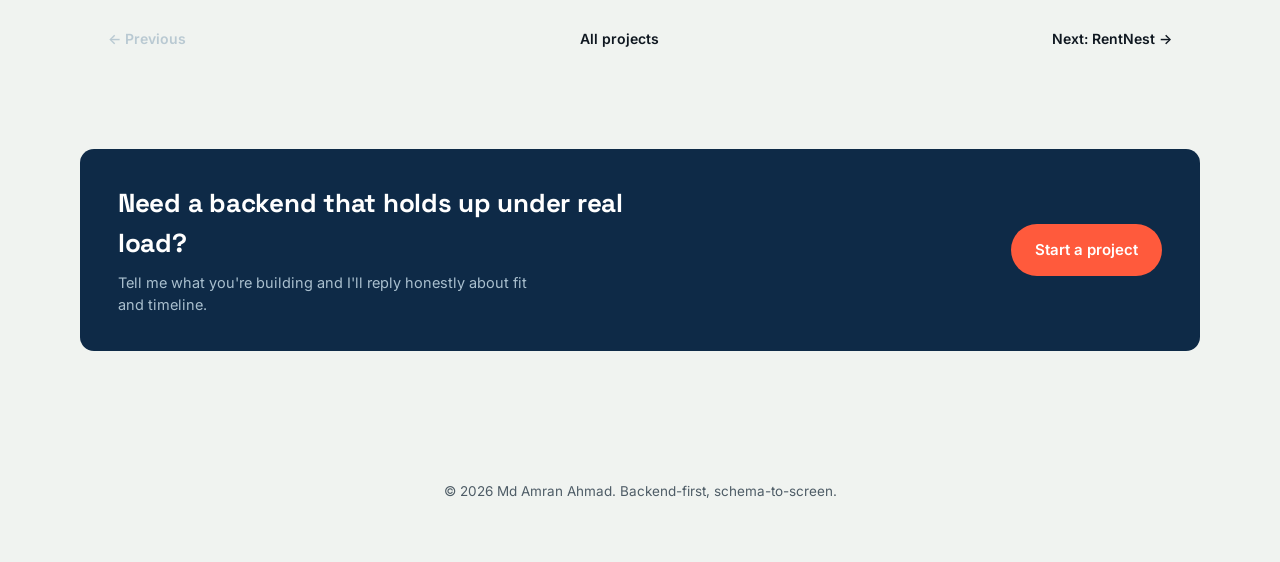
<file: projects/load-shedding.html>
<!doctype html>
<html lang="en">
    <head>
        <meta charset="UTF-8" />
        <meta name="viewport" content="width=device-width, initial-scale=1.0" />
        <title>Load Shedding &amp; Power Management System — Md Amran Ahmad</title>
        <meta
            name="description"
            content="Full-stack electricity distribution platform: planned load-shedding schedules, outage dispatch, and bKash prepaid recharge. Express 5, Prisma 7, PostgreSQL, Redis, Next.js."
        />
        <link rel="preconnect" href="https://fonts.googleapis.com" />
        <link rel="preconnect" href="https://fonts.gstatic.com" crossorigin />
        <link
            href="https://fonts.googleapis.com/css2?family=Space+Grotesk:wght@500;600;700&family=Inter:wght@400;500;600;700&family=IBM+Plex+Mono:wght@400;500;600&display=swap"
            rel="stylesheet"
        />
        <link rel="stylesheet" href="../css/style.css" />
    </head>
    <body class="project-page">
        <nav class="nav">
            <div class="nav-inner">
                <a href="../index.html#home" class="nav-logo"
                    ><span class="dot"></span>Amran Ahmad</a
                >
                <div class="nav-links">
                    <a href="../index.html#work">Projects</a>
                    <a href="../index.html#about">About</a>
                    <a href="../index.html#stack">Stack</a>
                    <a href="../index.html#contact">Contact</a>
                    <a href="../index.html#contact" class="nav-cta">Hire me</a>
                </div>
                <button
                    class="nav-toggle"
                    id="navToggle"
                    aria-label="Toggle menu"
                    aria-expanded="false"
                >
                    <span></span><span></span><span></span>
                </button>
            </div>
            <div class="nav-mobile" id="navMobile">
                <a href="../index.html#work">Projects</a>
                <a href="../index.html#about">About</a>
                <a href="../index.html#stack">Stack</a>
                <a href="../index.html#contact">Contact</a>
                <a href="../index.html#contact" class="nav-cta">Hire me</a>
            </div>
        </nav>

        <header class="project-hero">
            <div class="wrap">
                <a class="back-link mono" href="../index.html#work"
                    >← All projects</a
                >
                <div class="project-hero-grid">
                    <div>
                        <span class="section-tag mono"
                            >Full-stack case study</span
                        >
                        <h1>Load Shedding &amp; Power Management System</h1>
                        <p class="project-hero-sub">
                            A full-stack platform that models an electricity
                            distribution hierarchy — planned load-shedding
                            schedules, unexpected outage dispatch, and prepaid
                            token recharge through bKash.
                        </p>
                        <div class="tag-row">
                            <span class="tag">Express 5</span
                            ><span class="tag">TypeScript</span
                            ><span class="tag">Prisma 7</span
                            ><span class="tag">PostgreSQL</span
                            ><span class="tag">Redis</span
                            ><span class="tag">Zod</span
                            ><span class="tag">bKash</span
                            ><span class="tag">Next.js</span>
                        </div>
                        <div class="project-actions">
                            <a
                                class="btn btn-primary"
                                href="https://loadshedding-and-power-management-s.vercel.app/"
                                target="_blank"
                                rel="noopener"
                                >Live demo ↗</a
                            >
                            <a
                                class="btn btn-ghost"
                                href="https://github.com/mdamranahmad/phl2b7a7-loadshedding-and-power-management-system"
                                target="_blank"
                                rel="noopener"
                                >Client repository ↗</a
                            >
                        </div>
                    </div>
                    <figure class="project-hero-media">
                        <img
                            src="../assets/projects/load-shedding.svg"
                            alt="Load Shedding and Power Management System dashboard preview"
                        />
                    </figure>
                </div>
            </div>
        </header>

        <section class="project-detail">
            <div class="wrap project-detail-wrap">
                <div class="project-main">
                    <article class="project-block reveal">
                        <h2>Overview</h2>
                        <p>
                            The system models power distribution the way it
                            actually flows — <strong>Zone → Substation → Feeder
                            → Area → House</strong> — and gives each of the four
                            roles that touch it a different job: customers,
                            technicians, substation managers, and zone managers.
                        </p>
                        <p>
                            It keeps <strong>planned load shedding</strong> and
                            <strong>unexpected outages</strong> separate.
                            Schedules are batch-generated and published against
                            allocated kW, while outages are customer-reported,
                            triaged, and dispatched to a technician — with zone
                            managers able to review escalated reports.
                        </p>
                        <p>
                            On top of that sits a prepaid token recharge flow
                            with a real <strong>bKash tokenized checkout</strong>
                            behind it. The backend is a Node.js + Express 5 REST
                            API on PostgreSQL through Prisma 7, with Redis
                            holding short-lived state such as OTPs and bKash
                            tokens. A Next.js frontend consumes the API.
                        </p>
                    </article>

                    <article class="project-block reveal">
                        <h2>Main technology stack</h2>
                        <dl class="stack-grid">
                            <div class="stack-item">
                                <dt>Runtime &amp; framework</dt>
                                <dd>Node.js · Express 5 · TypeScript</dd>
                            </div>
                            <div class="stack-item">
                                <dt>Database &amp; ORM</dt>
                                <dd>PostgreSQL · Prisma 7</dd>
                            </div>
                            <div class="stack-item">
                                <dt>Cache / temp state</dt>
                                <dd>Redis (OTPs, bKash tokens)</dd>
                            </div>
                            <div class="stack-item">
                                <dt>Validation</dt>
                                <dd>Zod</dd>
                            </div>
                            <div class="stack-item">
                                <dt>Auth</dt>
                                <dd>JWT access + refresh · httpOnly cookies</dd>
                            </div>
                            <div class="stack-item">
                                <dt>Payments</dt>
                                <dd>bKash tokenized checkout</dd>
                            </div>
                            <div class="stack-item">
                                <dt>Email</dt>
                                <dd>Nodemailer + EJS templates</dd>
                            </div>
                            <div class="stack-item">
                                <dt>Files</dt>
                                <dd>Multer + Cloudinary</dd>
                            </div>
                            <div class="stack-item">
                                <dt>Frontend</dt>
                                <dd>Next.js</dd>
                            </div>
                        </dl>
                    </article>

                    <article class="project-block reveal">
                        <h2>Key features</h2>
                        <ul class="feature-list">
                            <li>
                                Four-role access control (CUSTOMER, TECHNICIAN,
                                SUBSTATION_MANAGER, ZONE_MANAGER) enforced by a
                                role-aware <code>auth()</code> middleware.
                            </li>
                            <li>
                                The middleware re-validates the user's live
                                status in the database on every request —
                                blocked, soft-deleted, or unverified users are
                                rejected.
                            </li>
                            <li>
                                Batch generation and publishing of load-shedding
                                schedules against allocated kW.
                            </li>
                            <li>
                                Outage reporting → substation-manager triage →
                                technician assignment → resolution, with
                                zone-manager escalation review.
                            </li>
                            <li>
                                Prepaid token recharge initiated and confirmed
                                through a bKash callback, then recorded as a
                                payment.
                            </li>
                            <li>
                                Role-specific analytics and reporting endpoints.
                            </li>
                            <li>
                                Modular Prisma schema — one <code>.prisma</code>
                                file per domain model — kept readable and easy
                                to review.
                            </li>
                        </ul>
                    </article>

                    <article class="project-block reveal">
                        <h2>Challenges faced</h2>
                        <ul class="challenge-list">
                            <li>
                                <h4>Preventing double-assignment</h4>
                                <p>
                                    Two outage reports could be dispatched to
                                    the same technician at almost the same time.
                                    I wrapped the assignment flow in
                                    <code>prisma.$transaction()</code> so it
                                    either fully succeeds or cleanly fails.
                                </p>
                            </li>
                            <li>
                                <h4>Keeping dispatch queries fast</h4>
                                <p>
                                    As outage data grows, the triage list slows
                                    down. Composite indexes on
                                    <code>[reportStatus, isAssigned]</code> and
                                    <code>[zoneId, subStationId, areaId]</code>
                                    keep the hot queries responsive.
                                </p>
                            </li>
                            <li>
                                <h4>Too many round-trips to bKash</h4>
                                <p>
                                    Re-authenticating with the gateway on every
                                    call was wasteful, so the bKash ID and
                                    refresh tokens are cached in Redis with
                                    TTLs.
                                </p>
                            </li>
                            <li>
                                <h4>OTP verification without a session</h4>
                                <p>
                                    During email verification there is no logged
                                    in user yet. I stored the OTP and the pending
                                    registration payload in Redis with an expiry
                                    instead of inventing a half-created row.
                                </p>
                            </li>
                            <li>
                                <h4>Keeping a big relational domain legible</h4>
                                <p>
                                    The schema touches 16 models. Splitting it
                                    into one file per model and standardising
                                    success/error responses kept the codebase
                                    navigable.
                                </p>
                            </li>
                        </ul>
                    </article>

                    <article class="project-block reveal">
                        <h2>Potential improvements &amp; future plans</h2>
                        <ul class="improve-list">
                            <li>
                                Add a dedicated ADMIN role and an audit log
                                model for critical actions such as approvals and
                                status changes.
                            </li>
                            <li>
                                Add global rate limiting and Helmet security
                                headers.
                            </li>
                            <li>
                                Add a <code>POST /auth/logout</code> endpoint and
                                profile update endpoints
                                (<code>PATCH /users/me</code>).
                            </li>
                            <li>
                                Return structured field-level validation errors
                                (an <code>errors: []</code> array) instead of a
                                single message string.
                            </li>
                            <li>
                                Use Redis to cache expensive read queries
                                (schedules, analytics) as well as short-lived
                                state.
                            </li>
                            <li>
                                Make the zonal-manager approval route a
                                <code>PATCH</code> for consistency with the
                                substation-manager equivalent.
                            </li>
                        </ul>
                    </article>
                </div>

                <aside class="project-aside">
                    <div class="aside-card">
                        <h3>Project links</h3>
                        <a
                            href="https://loadshedding-and-power-management-s.vercel.app/"
                            target="_blank"
                            rel="noopener"
                            >Live demo <span>↗</span></a
                        >
                        <a
                            href="https://github.com/mdamranahmad/phl2b7a7-loadshedding-and-power-management-system"
                            target="_blank"
                            rel="noopener"
                            >Client repository (frontend) <span>↗</span></a
                        >
                        <a
                            href="https://github.com/mdamranahmad/phl2b7m43a6-loadshedding-and-power-management-backend"
                            target="_blank"
                            rel="noopener"
                            >Backend repository <span>↗</span></a
                        >
                        <a
                            href="https://phl2b7m43a6-loadshedding-and-power.vercel.app/"
                            target="_blank"
                            rel="noopener"
                            >Live API <span>↗</span></a
                        >
                    </div>
                    <div class="aside-card">
                        <h3>Details</h3>
                        <dl class="aside-dl">
                            <div>
                                <dt>Role</dt>
                                <dd>Full-stack (API + Next.js frontend)</dd>
                            </div>
                            <div>
                                <dt>Type</dt>
                                <dd>Full-stack web application</dd>
                            </div>
                            <div>
                                <dt>Status</dt>
                                <dd>Shipped — live demo</dd>
                            </div>
                            <div>
                                <dt>Roles modelled</dt>
                                <dd>4 (customer → zone manager)</dd>
                            </div>
                            <div>
                                <dt>Payments</dt>
                                <dd>bKash tokenized checkout</dd>
                            </div>
                        </dl>
                    </div>
                </aside>
            </div>

            <div class="wrap">
                <nav class="project-pager">
                    <a class="is-disabled" aria-disabled="true"
                        >← Previous</a
                    >
                    <a href="../index.html#work">All projects</a>
                    <a href="rentnest.html">Next: RentNest →</a>
                </nav>
            </div>
        </section>

        <section class="cta-band">
            <div class="wrap cta-band-inner">
                <div>
                    <h2>Need a backend that holds up under real load?</h2>
                    <p>
                        Tell me what you're building and I'll reply honestly
                        about fit and timeline.
                    </p>
                </div>
                <a href="../index.html#contact" class="btn btn-primary"
                    >Start a project</a
                >
            </div>
        </section>

        <a
            href="../index.html#contact"
            class="floating-cta show"
            id="floatingCta"
            >Hire me →</a
        >

        <footer>
            <p>
                © <span id="year"></span> Md Amran Ahmad. Backend-first,
                schema-to-screen.
            </p>
        </footer>

        <script src="../js/main.js"></script>
    </body>
</html>
</file>
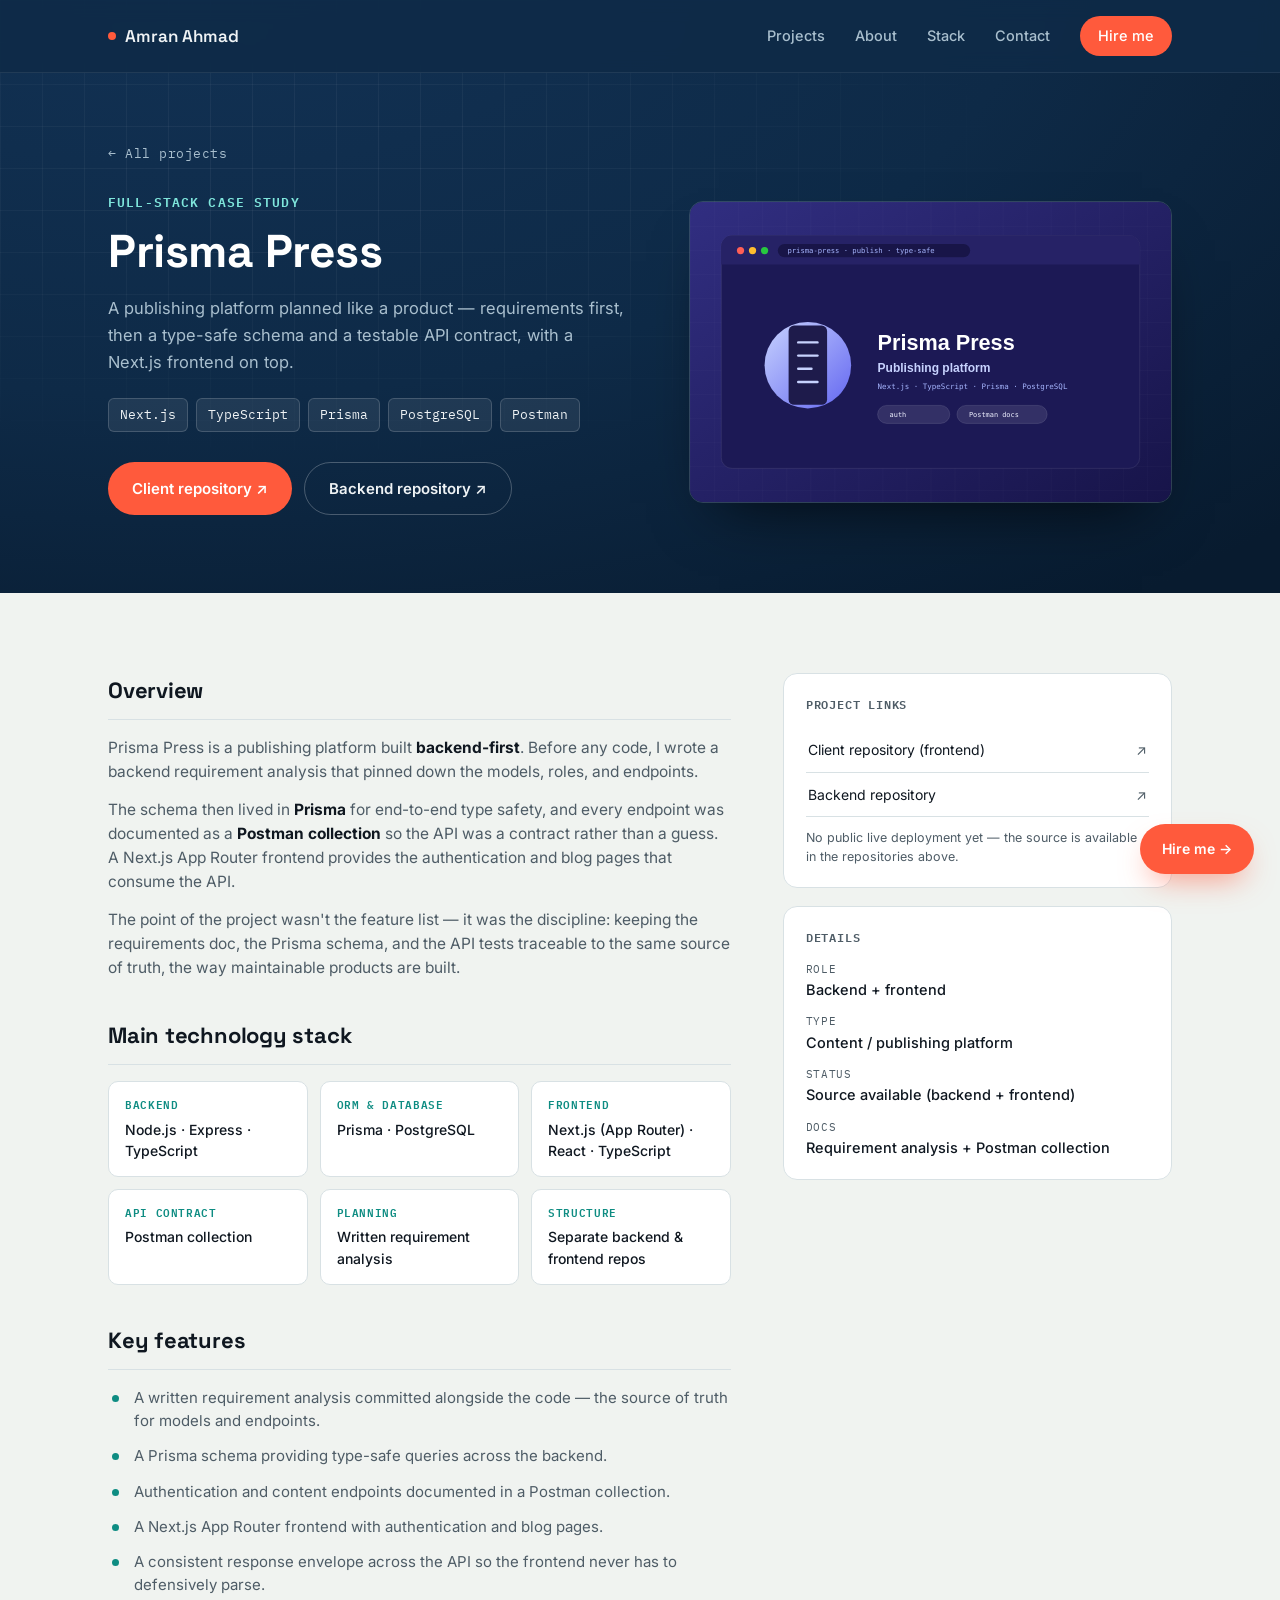
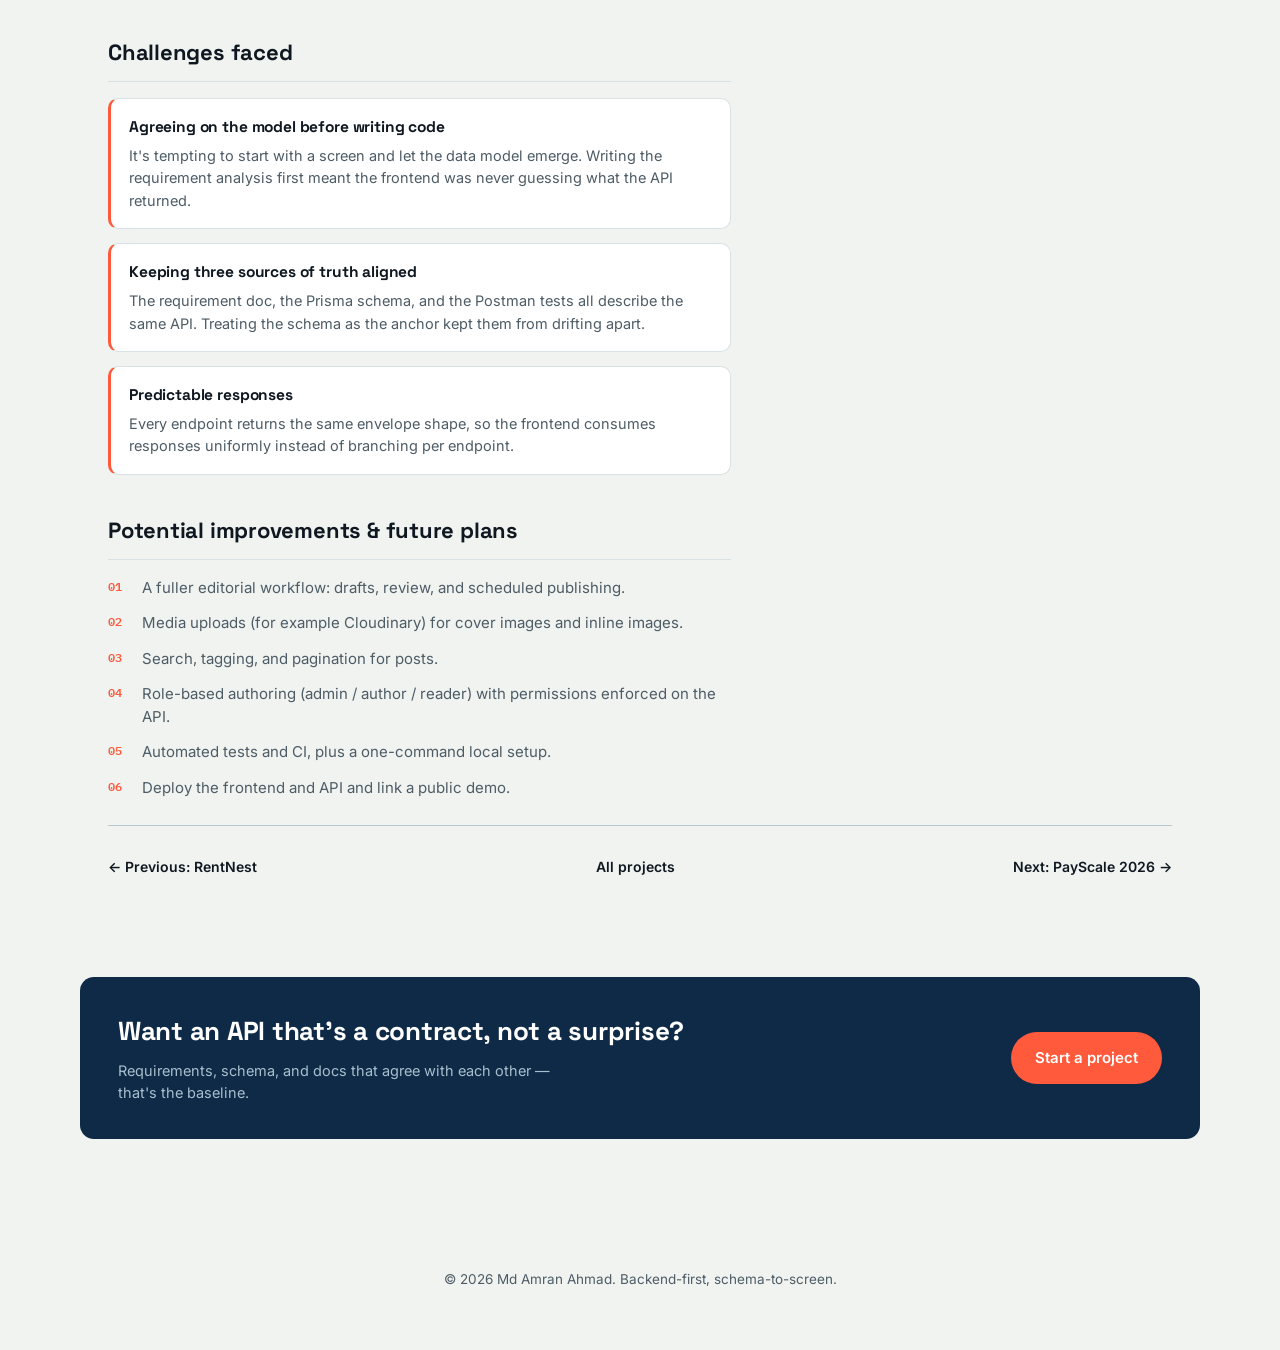
<file: projects/prisma-press.html>
<!doctype html>
<html lang="en">
    <head>
        <meta charset="UTF-8" />
        <meta name="viewport" content="width=device-width, initial-scale=1.0" />
        <title>Prisma Press — Md Amran Ahmad</title>
        <meta
            name="description"
            content="Prisma Press: a publishing platform built backend-first with a written requirement analysis, a type-safe Prisma schema, a documented API contract, and a Next.js frontend."
        />
        <link rel="preconnect" href="https://fonts.googleapis.com" />
        <link rel="preconnect" href="https://fonts.gstatic.com" crossorigin />
        <link
            href="https://fonts.googleapis.com/css2?family=Space+Grotesk:wght@500;600;700&family=Inter:wght@400;500;600;700&family=IBM+Plex+Mono:wght@400;500;600&display=swap"
            rel="stylesheet"
        />
        <link rel="stylesheet" href="../css/style.css" />
    </head>
    <body class="project-page">
        <nav class="nav">
            <div class="nav-inner">
                <a href="../index.html#home" class="nav-logo"
                    ><span class="dot"></span>Amran Ahmad</a
                >
                <div class="nav-links">
                    <a href="../index.html#work">Projects</a>
                    <a href="../index.html#about">About</a>
                    <a href="../index.html#stack">Stack</a>
                    <a href="../index.html#contact">Contact</a>
                    <a href="../index.html#contact" class="nav-cta">Hire me</a>
                </div>
                <button
                    class="nav-toggle"
                    id="navToggle"
                    aria-label="Toggle menu"
                    aria-expanded="false"
                >
                    <span></span><span></span><span></span>
                </button>
            </div>
            <div class="nav-mobile" id="navMobile">
                <a href="../index.html#work">Projects</a>
                <a href="../index.html#about">About</a>
                <a href="../index.html#stack">Stack</a>
                <a href="../index.html#contact">Contact</a>
                <a href="../index.html#contact" class="nav-cta">Hire me</a>
            </div>
        </nav>

        <header class="project-hero">
            <div class="wrap">
                <a class="back-link mono" href="../index.html#work"
                    >← All projects</a
                >
                <div class="project-hero-grid">
                    <div>
                        <span class="section-tag mono"
                            >Full-stack case study</span
                        >
                        <h1>Prisma Press</h1>
                        <p class="project-hero-sub">
                            A publishing platform planned like a product —
                            requirements first, then a type-safe schema and a
                            testable API contract, with a Next.js frontend on top.
                        </p>
                        <div class="tag-row">
                            <span class="tag">Next.js</span
                            ><span class="tag">TypeScript</span
                            ><span class="tag">Prisma</span
                            ><span class="tag">PostgreSQL</span
                            ><span class="tag">Postman</span>
                        </div>
                        <div class="project-actions">
                            <a
                                class="btn btn-primary"
                                href="https://github.com/mdamranahmad/phl2b7m27-prisma-press-frontend"
                                target="_blank"
                                rel="noopener"
                                >Client repository ↗</a
                            >
                            <a
                                class="btn btn-ghost"
                                href="https://github.com/mdamranahmad/PHL2B7M20-Prisma-Press"
                                target="_blank"
                                rel="noopener"
                                >Backend repository ↗</a
                            >
                        </div>
                    </div>
                    <figure class="project-hero-media">
                        <img
                            src="../assets/projects/prisma-press.svg"
                            alt="Prisma Press publishing platform preview"
                        />
                    </figure>
                </div>
            </div>
        </header>

        <section class="project-detail">
            <div class="wrap project-detail-wrap">
                <div class="project-main">
                    <article class="project-block reveal">
                        <h2>Overview</h2>
                        <p>
                            Prisma Press is a publishing platform built
                            <strong>backend-first</strong>. Before any code, I
                            wrote a backend requirement analysis that pinned down
                            the models, roles, and endpoints.
                        </p>
                        <p>
                            The schema then lived in <strong>Prisma</strong> for
                            end-to-end type safety, and every endpoint was
                            documented as a <strong>Postman collection</strong>
                            so the API was a contract rather than a guess. A
                            Next.js App Router frontend provides the
                            authentication and blog pages that consume the API.
                        </p>
                        <p>
                            The point of the project wasn't the feature list — it
                            was the discipline: keeping the requirements doc, the
                            Prisma schema, and the API tests traceable to the
                            same source of truth, the way maintainable products
                            are built.
                        </p>
                    </article>

                    <article class="project-block reveal">
                        <h2>Main technology stack</h2>
                        <dl class="stack-grid">
                            <div class="stack-item">
                                <dt>Backend</dt>
                                <dd>Node.js · Express · TypeScript</dd>
                            </div>
                            <div class="stack-item">
                                <dt>ORM &amp; database</dt>
                                <dd>Prisma · PostgreSQL</dd>
                            </div>
                            <div class="stack-item">
                                <dt>Frontend</dt>
                                <dd>Next.js (App Router) · React · TypeScript</dd>
                            </div>
                            <div class="stack-item">
                                <dt>API contract</dt>
                                <dd>Postman collection</dd>
                            </div>
                            <div class="stack-item">
                                <dt>Planning</dt>
                                <dd>Written requirement analysis</dd>
                            </div>
                            <div class="stack-item">
                                <dt>Structure</dt>
                                <dd>Separate backend &amp; frontend repos</dd>
                            </div>
                        </dl>
                    </article>

                    <article class="project-block reveal">
                        <h2>Key features</h2>
                        <ul class="feature-list">
                            <li>
                                A written requirement analysis committed
                                alongside the code — the source of truth for
                                models and endpoints.
                            </li>
                            <li>
                                A Prisma schema providing type-safe queries
                                across the backend.
                            </li>
                            <li>
                                Authentication and content endpoints documented
                                in a Postman collection.
                            </li>
                            <li>
                                A Next.js App Router frontend with
                                authentication and blog pages.
                            </li>
                            <li>
                                A consistent response envelope across the API so
                                the frontend never has to defensively parse.
                            </li>
                        </ul>
                    </article>

                    <article class="project-block reveal">
                        <h2>Challenges faced</h2>
                        <ul class="challenge-list">
                            <li>
                                <h4>Agreeing on the model before writing code</h4>
                                <p>
                                    It's tempting to start with a screen and let
                                    the data model emerge. Writing the
                                    requirement analysis first meant the
                                    frontend was never guessing what the API
                                    returned.
                                </p>
                            </li>
                            <li>
                                <h4>Keeping three sources of truth aligned</h4>
                                <p>
                                    The requirement doc, the Prisma schema, and
                                    the Postman tests all describe the same API.
                                    Treating the schema as the anchor kept them
                                    from drifting apart.
                                </p>
                            </li>
                            <li>
                                <h4>Predictable responses</h4>
                                <p>
                                    Every endpoint returns the same envelope
                                    shape, so the frontend consumes responses
                                    uniformly instead of branching per endpoint.
                                </p>
                            </li>
                        </ul>
                    </article>

                    <article class="project-block reveal">
                        <h2>Potential improvements &amp; future plans</h2>
                        <ul class="improve-list">
                            <li>
                                A fuller editorial workflow: drafts, review, and
                                scheduled publishing.
                            </li>
                            <li>
                                Media uploads (for example Cloudinary) for cover
                                images and inline images.
                            </li>
                            <li>Search, tagging, and pagination for posts.</li>
                            <li>
                                Role-based authoring (admin / author / reader)
                                with permissions enforced on the API.
                            </li>
                            <li>
                                Automated tests and CI, plus a one-command local
                                setup.
                            </li>
                            <li>
                                Deploy the frontend and API and link a public
                                demo.
                            </li>
                        </ul>
                    </article>
                </div>

                <aside class="project-aside">
                    <div class="aside-card">
                        <h3>Project links</h3>
                        <a
                            href="https://github.com/mdamranahmad/phl2b7m27-prisma-press-frontend"
                            target="_blank"
                            rel="noopener"
                            >Client repository (frontend) <span>↗</span></a
                        >
                        <a
                            href="https://github.com/mdamranahmad/PHL2B7M20-Prisma-Press"
                            target="_blank"
                            rel="noopener"
                            >Backend repository <span>↗</span></a
                        >
                        <p class="aside-note">
                            No public live deployment yet — the source is
                            available in the repositories above.
                        </p>
                    </div>
                    <div class="aside-card">
                        <h3>Details</h3>
                        <dl class="aside-dl">
                            <div>
                                <dt>Role</dt>
                                <dd>Backend + frontend</dd>
                            </div>
                            <div>
                                <dt>Type</dt>
                                <dd>Content / publishing platform</dd>
                            </div>
                            <div>
                                <dt>Status</dt>
                                <dd>Source available (backend + frontend)</dd>
                            </div>
                            <div>
                                <dt>Docs</dt>
                                <dd>Requirement analysis + Postman collection</dd>
                            </div>
                        </dl>
                    </div>
                </aside>
            </div>

            <div class="wrap">
                <nav class="project-pager">
                    <a href="rentnest.html">← Previous: RentNest</a>
                    <a href="../index.html#work">All projects</a>
                    <a href="salary-calculator.html"
                        >Next: PayScale 2026 →</a
                    >
                </nav>
            </div>
        </section>

        <section class="cta-band">
            <div class="wrap cta-band-inner">
                <div>
                    <h2>Want an API that's a contract, not a surprise?</h2>
                    <p>
                        Requirements, schema, and docs that agree with each
                        other — that's the baseline.
                    </p>
                </div>
                <a href="../index.html#contact" class="btn btn-primary"
                    >Start a project</a
                >
            </div>
        </section>

        <a
            href="../index.html#contact"
            class="floating-cta show"
            id="floatingCta"
            >Hire me →</a
        >

        <footer>
            <p>
                © <span id="year"></span> Md Amran Ahmad. Backend-first,
                schema-to-screen.
            </p>
        </footer>

        <script src="../js/main.js"></script>
    </body>
</html>
</file>
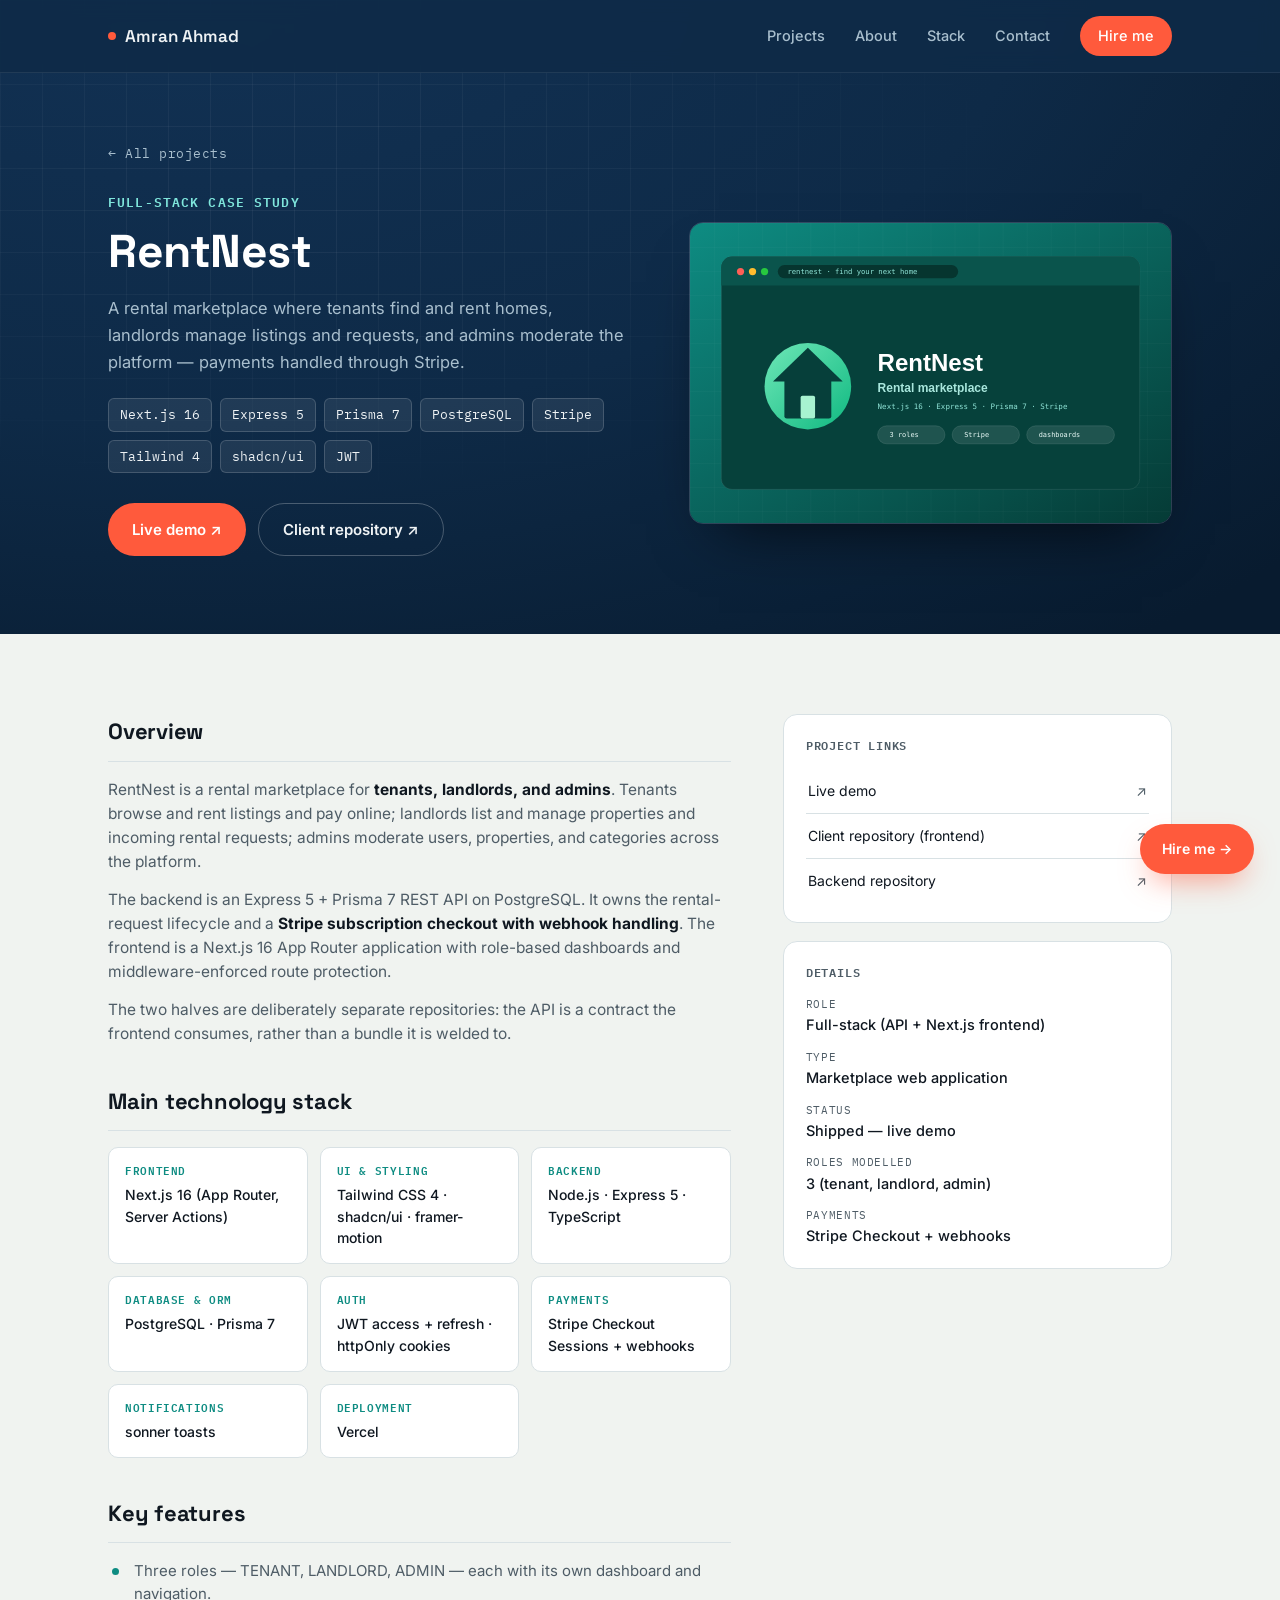
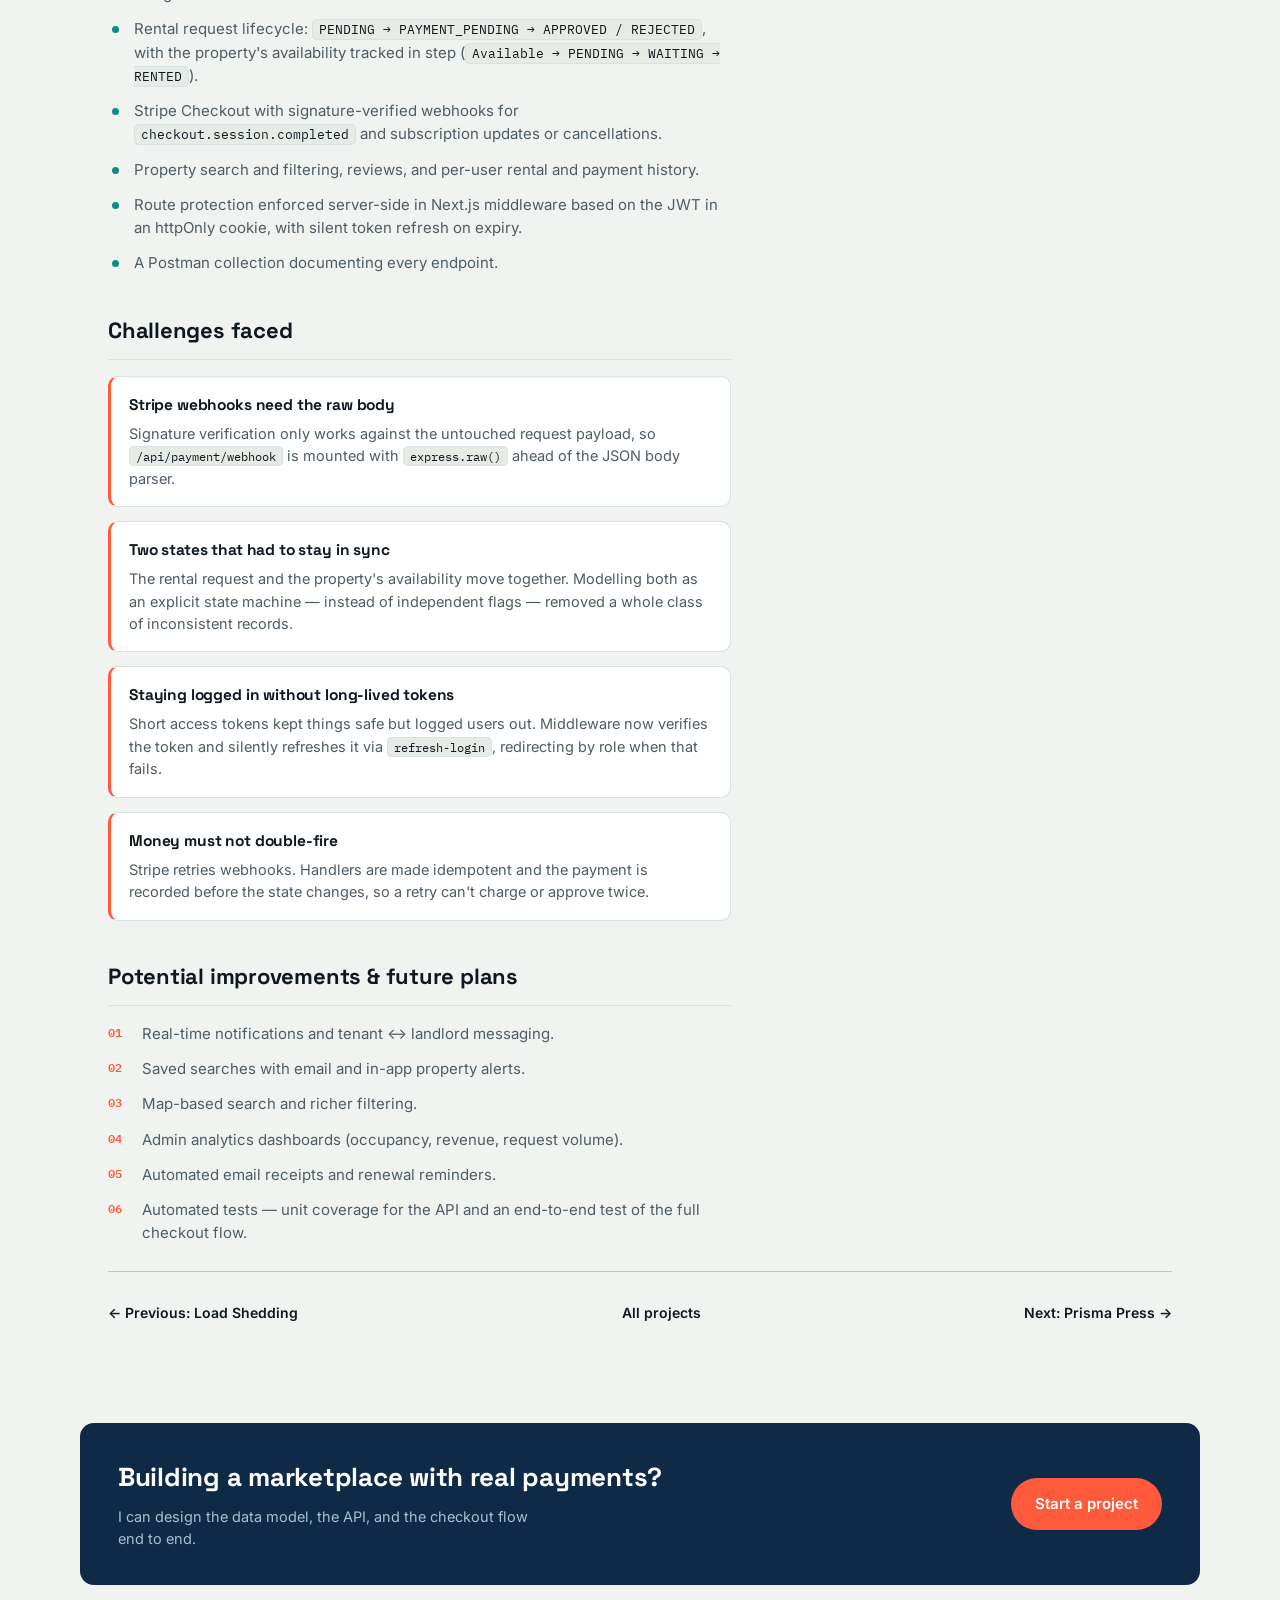
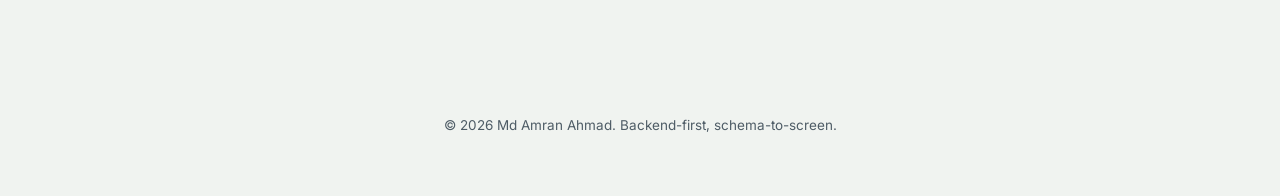
<file: projects/rentnest.html>
<!doctype html>
<html lang="en">
    <head>
        <meta charset="UTF-8" />
        <meta name="viewport" content="width=device-width, initial-scale=1.0" />
        <title>RentNest — Md Amran Ahmad</title>
        <meta
            name="description"
            content="RentNest rental marketplace: rental-request lifecycle and Stripe Checkout on an Express 5 + Prisma 7 API, with a Next.js 16 frontend and role-based dashboards."
        />
        <link rel="preconnect" href="https://fonts.googleapis.com" />
        <link rel="preconnect" href="https://fonts.gstatic.com" crossorigin />
        <link
            href="https://fonts.googleapis.com/css2?family=Space+Grotesk:wght@500;600;700&family=Inter:wght@400;500;600;700&family=IBM+Plex+Mono:wght@400;500;600&display=swap"
            rel="stylesheet"
        />
        <link rel="stylesheet" href="../css/style.css" />
    </head>
    <body class="project-page">
        <nav class="nav">
            <div class="nav-inner">
                <a href="../index.html#home" class="nav-logo"
                    ><span class="dot"></span>Amran Ahmad</a
                >
                <div class="nav-links">
                    <a href="../index.html#work">Projects</a>
                    <a href="../index.html#about">About</a>
                    <a href="../index.html#stack">Stack</a>
                    <a href="../index.html#contact">Contact</a>
                    <a href="../index.html#contact" class="nav-cta">Hire me</a>
                </div>
                <button
                    class="nav-toggle"
                    id="navToggle"
                    aria-label="Toggle menu"
                    aria-expanded="false"
                >
                    <span></span><span></span><span></span>
                </button>
            </div>
            <div class="nav-mobile" id="navMobile">
                <a href="../index.html#work">Projects</a>
                <a href="../index.html#about">About</a>
                <a href="../index.html#stack">Stack</a>
                <a href="../index.html#contact">Contact</a>
                <a href="../index.html#contact" class="nav-cta">Hire me</a>
            </div>
        </nav>

        <header class="project-hero">
            <div class="wrap">
                <a class="back-link mono" href="../index.html#work"
                    >← All projects</a
                >
                <div class="project-hero-grid">
                    <div>
                        <span class="section-tag mono"
                            >Full-stack case study</span
                        >
                        <h1>RentNest</h1>
                        <p class="project-hero-sub">
                            A rental marketplace where tenants find and rent
                            homes, landlords manage listings and requests, and
                            admins moderate the platform — payments handled
                            through Stripe.
                        </p>
                        <div class="tag-row">
                            <span class="tag">Next.js 16</span
                            ><span class="tag">Express 5</span
                            ><span class="tag">Prisma 7</span
                            ><span class="tag">PostgreSQL</span
                            ><span class="tag">Stripe</span
                            ><span class="tag">Tailwind 4</span
                            ><span class="tag">shadcn/ui</span
                            ><span class="tag">JWT</span>
                        </div>
                        <div class="project-actions">
                            <a
                                class="btn btn-primary"
                                href="https://rentnest-zeta.vercel.app/"
                                target="_blank"
                                rel="noopener"
                                >Live demo ↗</a
                            >
                            <a
                                class="btn btn-ghost"
                                href="https://github.com/mdamranahmad/phl2b7m33a05-rentnest-frontend"
                                target="_blank"
                                rel="noopener"
                                >Client repository ↗</a
                            >
                        </div>
                    </div>
                    <figure class="project-hero-media">
                        <img
                            src="../assets/projects/rentnest.svg"
                            alt="RentNest rental marketplace preview"
                        />
                    </figure>
                </div>
            </div>
        </header>

        <section class="project-detail">
            <div class="wrap project-detail-wrap">
                <div class="project-main">
                    <article class="project-block reveal">
                        <h2>Overview</h2>
                        <p>
                            RentNest is a rental marketplace for
                            <strong>tenants, landlords, and admins</strong>.
                            Tenants browse and rent listings and pay online;
                            landlords list and manage properties and incoming
                            rental requests; admins moderate users, properties,
                            and categories across the platform.
                        </p>
                        <p>
                            The backend is an Express 5 + Prisma 7 REST API on
                            PostgreSQL. It owns the rental-request lifecycle and
                            a <strong>Stripe subscription checkout with webhook
                            handling</strong>. The frontend is a Next.js 16 App
                            Router application with role-based dashboards and
                            middleware-enforced route protection.
                        </p>
                        <p>
                            The two halves are deliberately separate
                            repositories: the API is a contract the frontend
                            consumes, rather than a bundle it is welded to.
                        </p>
                    </article>

                    <article class="project-block reveal">
                        <h2>Main technology stack</h2>
                        <dl class="stack-grid">
                            <div class="stack-item">
                                <dt>Frontend</dt>
                                <dd>Next.js 16 (App Router, Server Actions)</dd>
                            </div>
                            <div class="stack-item">
                                <dt>UI &amp; styling</dt>
                                <dd>Tailwind CSS 4 · shadcn/ui · framer-motion</dd>
                            </div>
                            <div class="stack-item">
                                <dt>Backend</dt>
                                <dd>Node.js · Express 5 · TypeScript</dd>
                            </div>
                            <div class="stack-item">
                                <dt>Database &amp; ORM</dt>
                                <dd>PostgreSQL · Prisma 7</dd>
                            </div>
                            <div class="stack-item">
                                <dt>Auth</dt>
                                <dd>JWT access + refresh · httpOnly cookies</dd>
                            </div>
                            <div class="stack-item">
                                <dt>Payments</dt>
                                <dd>Stripe Checkout Sessions + webhooks</dd>
                            </div>
                            <div class="stack-item">
                                <dt>Notifications</dt>
                                <dd>sonner toasts</dd>
                            </div>
                            <div class="stack-item">
                                <dt>Deployment</dt>
                                <dd>Vercel</dd>
                            </div>
                        </dl>
                    </article>

                    <article class="project-block reveal">
                        <h2>Key features</h2>
                        <ul class="feature-list">
                            <li>
                                Three roles — TENANT, LANDLORD, ADMIN — each with
                                its own dashboard and navigation.
                            </li>
                            <li>
                                Rental request lifecycle:
                                <code>PENDING → PAYMENT_PENDING → APPROVED /
                                REJECTED</code>, with the property's availability
                                tracked in step
                                (<code>Available → PENDING → WAITING →
                                RENTED</code>).
                            </li>
                            <li>
                                Stripe Checkout with signature-verified webhooks
                                for <code>checkout.session.completed</code> and
                                subscription updates or cancellations.
                            </li>
                            <li>
                                Property search and filtering, reviews, and
                                per-user rental and payment history.
                            </li>
                            <li>
                                Route protection enforced server-side in Next.js
                                middleware based on the JWT in an httpOnly
                                cookie, with silent token refresh on expiry.
                            </li>
                            <li>
                                A Postman collection documenting every endpoint.
                            </li>
                        </ul>
                    </article>

                    <article class="project-block reveal">
                        <h2>Challenges faced</h2>
                        <ul class="challenge-list">
                            <li>
                                <h4>Stripe webhooks need the raw body</h4>
                                <p>
                                    Signature verification only works against
                                    the untouched request payload, so
                                    <code>/api/payment/webhook</code> is mounted
                                    with <code>express.raw()</code> ahead of the
                                    JSON body parser.
                                </p>
                            </li>
                            <li>
                                <h4>Two states that had to stay in sync</h4>
                                <p>
                                    The rental request and the property's
                                    availability move together. Modelling both
                                    as an explicit state machine — instead of
                                    independent flags — removed a whole class of
                                    inconsistent records.
                                </p>
                            </li>
                            <li>
                                <h4>Staying logged in without long-lived tokens</h4>
                                <p>
                                    Short access tokens kept things safe but
                                    logged users out. Middleware now verifies the
                                    token and silently refreshes it via
                                    <code>refresh-login</code>, redirecting by
                                    role when that fails.
                                </p>
                            </li>
                            <li>
                                <h4>Money must not double-fire</h4>
                                <p>
                                    Stripe retries webhooks. Handlers are made
                                    idempotent and the payment is recorded before
                                    the state changes, so a retry can't charge or
                                    approve twice.
                                </p>
                            </li>
                        </ul>
                    </article>

                    <article class="project-block reveal">
                        <h2>Potential improvements &amp; future plans</h2>
                        <ul class="improve-list">
                            <li>
                                Real-time notifications and tenant ↔ landlord
                                messaging.
                            </li>
                            <li>
                                Saved searches with email and in-app property
                                alerts.
                            </li>
                            <li>Map-based search and richer filtering.</li>
                            <li>
                                Admin analytics dashboards (occupancy, revenue,
                                request volume).
                            </li>
                            <li>
                                Automated email receipts and renewal reminders.
                            </li>
                            <li>
                                Automated tests — unit coverage for the API and
                                an end-to-end test of the full checkout flow.
                            </li>
                        </ul>
                    </article>
                </div>

                <aside class="project-aside">
                    <div class="aside-card">
                        <h3>Project links</h3>
                        <a
                            href="https://rentnest-zeta.vercel.app/"
                            target="_blank"
                            rel="noopener"
                            >Live demo <span>↗</span></a
                        >
                        <a
                            href="https://github.com/mdamranahmad/phl2b7m33a05-rentnest-frontend"
                            target="_blank"
                            rel="noopener"
                            >Client repository (frontend) <span>↗</span></a
                        >
                        <a
                            href="https://github.com/mdamranahmad/PHL2B7M26A04-RentNest"
                            target="_blank"
                            rel="noopener"
                            >Backend repository <span>↗</span></a
                        >
                    </div>
                    <div class="aside-card">
                        <h3>Details</h3>
                        <dl class="aside-dl">
                            <div>
                                <dt>Role</dt>
                                <dd>Full-stack (API + Next.js frontend)</dd>
                            </div>
                            <div>
                                <dt>Type</dt>
                                <dd>Marketplace web application</dd>
                            </div>
                            <div>
                                <dt>Status</dt>
                                <dd>Shipped — live demo</dd>
                            </div>
                            <div>
                                <dt>Roles modelled</dt>
                                <dd>3 (tenant, landlord, admin)</dd>
                            </div>
                            <div>
                                <dt>Payments</dt>
                                <dd>Stripe Checkout + webhooks</dd>
                            </div>
                        </dl>
                    </div>
                </aside>
            </div>

            <div class="wrap">
                <nav class="project-pager">
                    <a href="load-shedding.html"
                        >← Previous: Load Shedding</a
                    >
                    <a href="../index.html#work">All projects</a>
                    <a href="prisma-press.html">Next: Prisma Press →</a>
                </nav>
            </div>
        </section>

        <section class="cta-band">
            <div class="wrap cta-band-inner">
                <div>
                    <h2>Building a marketplace with real payments?</h2>
                    <p>
                        I can design the data model, the API, and the checkout
                        flow end to end.
                    </p>
                </div>
                <a href="../index.html#contact" class="btn btn-primary"
                    >Start a project</a
                >
            </div>
        </section>

        <a
            href="../index.html#contact"
            class="floating-cta show"
            id="floatingCta"
            >Hire me →</a
        >

        <footer>
            <p>
                © <span id="year"></span> Md Amran Ahmad. Backend-first,
                schema-to-screen.
            </p>
        </footer>

        <script src="../js/main.js"></script>
    </body>
</html>
</file>
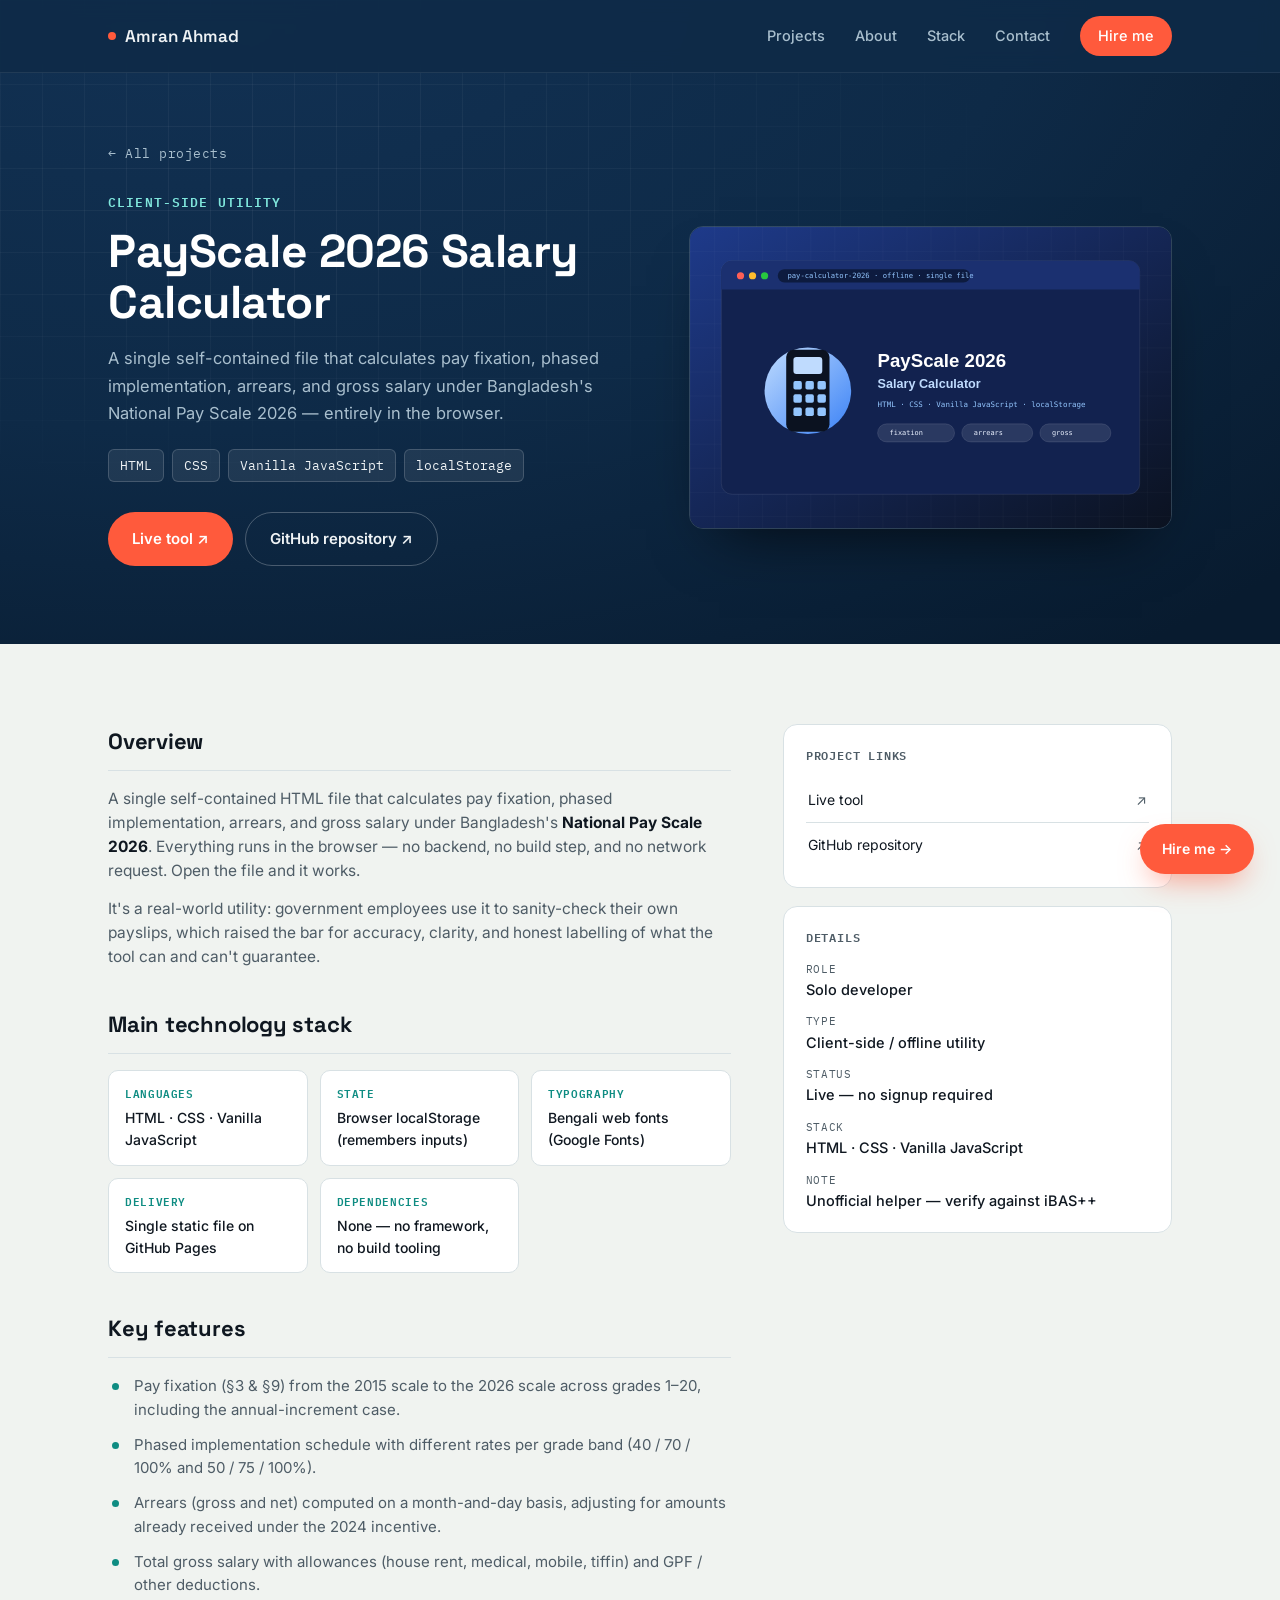
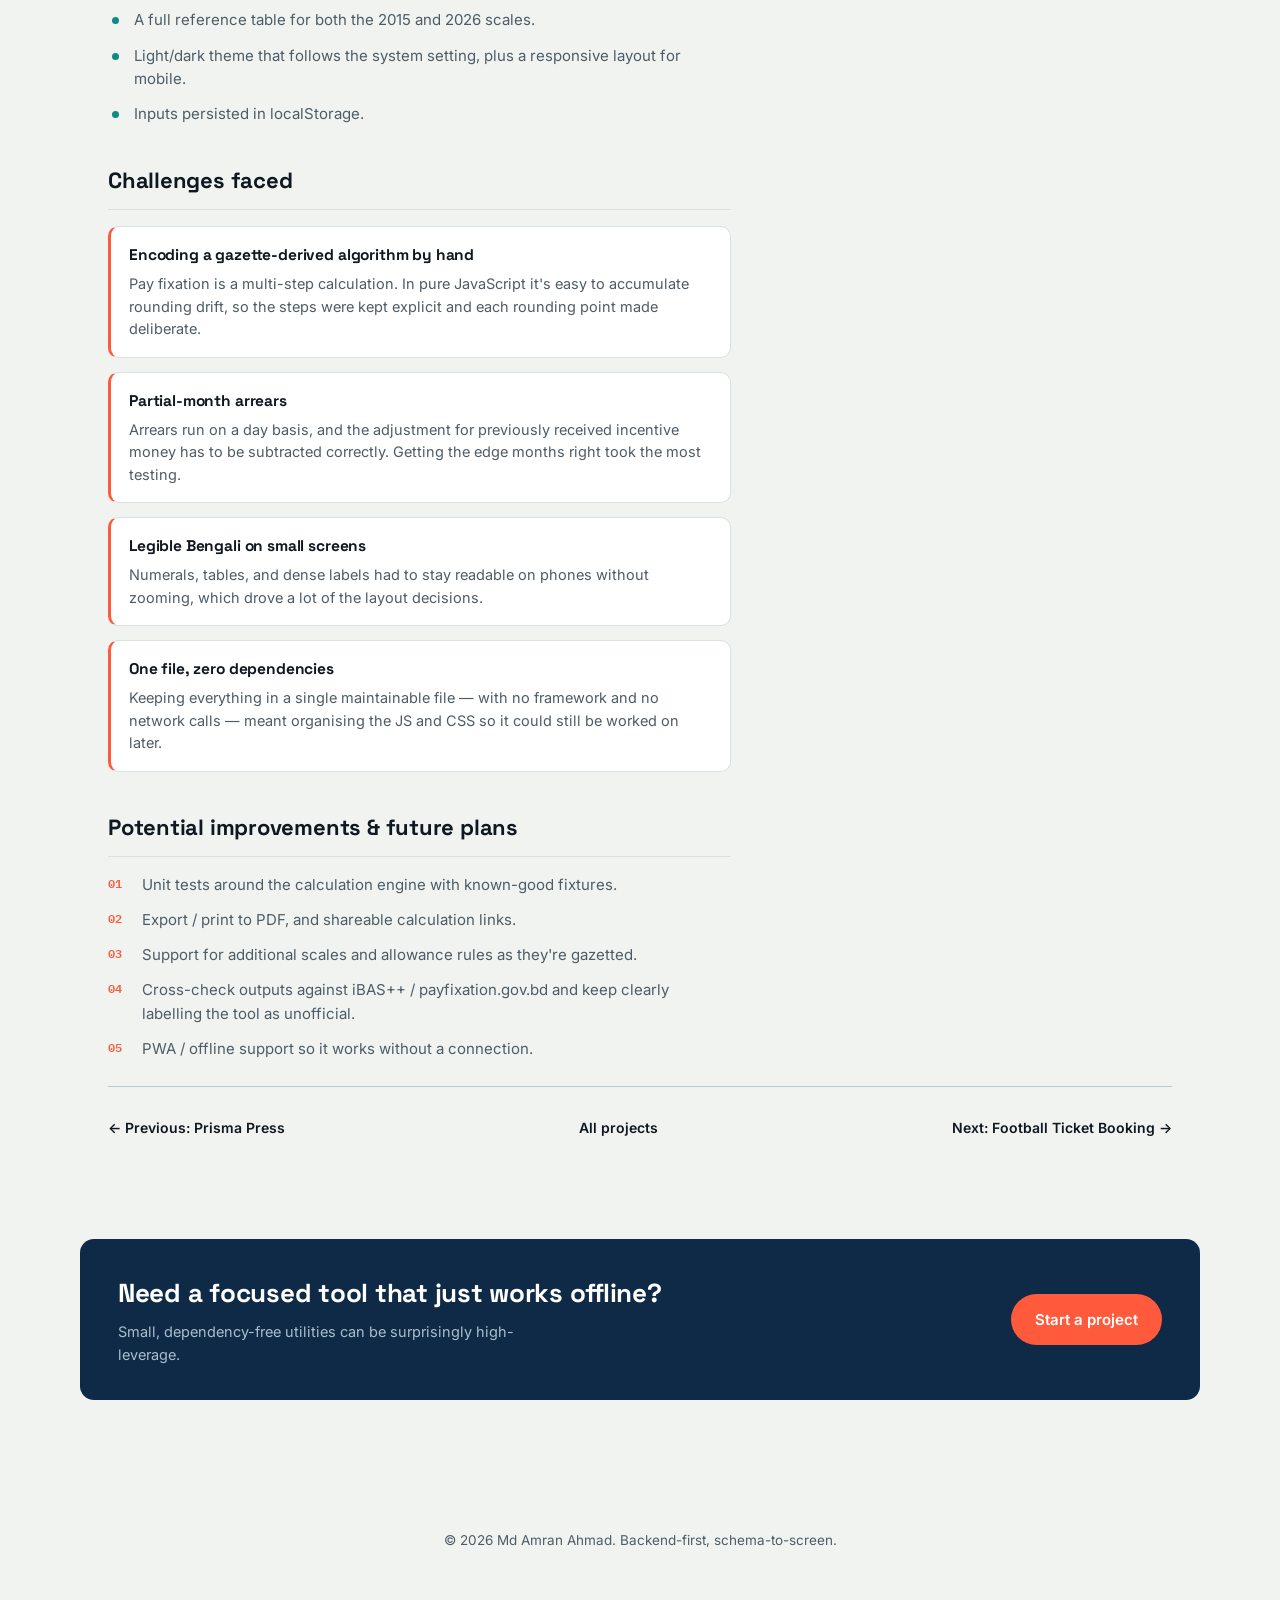
<file: projects/salary-calculator.html>
<!doctype html>
<html lang="en">
    <head>
        <meta charset="UTF-8" />
        <meta name="viewport" content="width=device-width, initial-scale=1.0" />
        <title>PayScale 2026 Salary Calculator — Md Amran Ahmad</title>
        <meta
            name="description"
            content="A single-file, client-side calculator for pay fixation, phased implementation, arrears, and gross salary under Bangladesh's National Pay Scale 2026."
        />
        <link rel="preconnect" href="https://fonts.googleapis.com" />
        <link rel="preconnect" href="https://fonts.gstatic.com" crossorigin />
        <link
            href="https://fonts.googleapis.com/css2?family=Space+Grotesk:wght@500;600;700&family=Inter:wght@400;500;600;700&family=IBM+Plex+Mono:wght@400;500;600&display=swap"
            rel="stylesheet"
        />
        <link rel="stylesheet" href="../css/style.css" />
    </head>
    <body class="project-page">
        <nav class="nav">
            <div class="nav-inner">
                <a href="../index.html#home" class="nav-logo"
                    ><span class="dot"></span>Amran Ahmad</a
                >
                <div class="nav-links">
                    <a href="../index.html#work">Projects</a>
                    <a href="../index.html#about">About</a>
                    <a href="../index.html#stack">Stack</a>
                    <a href="../index.html#contact">Contact</a>
                    <a href="../index.html#contact" class="nav-cta">Hire me</a>
                </div>
                <button
                    class="nav-toggle"
                    id="navToggle"
                    aria-label="Toggle menu"
                    aria-expanded="false"
                >
                    <span></span><span></span><span></span>
                </button>
            </div>
            <div class="nav-mobile" id="navMobile">
                <a href="../index.html#work">Projects</a>
                <a href="../index.html#about">About</a>
                <a href="../index.html#stack">Stack</a>
                <a href="../index.html#contact">Contact</a>
                <a href="../index.html#contact" class="nav-cta">Hire me</a>
            </div>
        </nav>

        <header class="project-hero">
            <div class="wrap">
                <a class="back-link mono" href="../index.html#work"
                    >← All projects</a
                >
                <div class="project-hero-grid">
                    <div>
                        <span class="section-tag mono">Client-side utility</span>
                        <h1>PayScale 2026 Salary Calculator</h1>
                        <p class="project-hero-sub">
                            A single self-contained file that calculates pay
                            fixation, phased implementation, arrears, and gross
                            salary under Bangladesh's National Pay Scale 2026 —
                            entirely in the browser.
                        </p>
                        <div class="tag-row">
                            <span class="tag">HTML</span
                            ><span class="tag">CSS</span
                            ><span class="tag">Vanilla JavaScript</span
                            ><span class="tag">localStorage</span>
                        </div>
                        <div class="project-actions">
                            <a
                                class="btn btn-primary"
                                href="https://mdamranahmad.github.io/Salary-Calculator-For-PayScale-2026/"
                                target="_blank"
                                rel="noopener"
                                >Live tool ↗</a
                            >
                            <a
                                class="btn btn-ghost"
                                href="https://github.com/mdamranahmad/Salary-Calculator-For-PayScale-2026"
                                target="_blank"
                                rel="noopener"
                                >GitHub repository ↗</a
                            >
                        </div>
                    </div>
                    <figure class="project-hero-media">
                        <img
                            src="../assets/projects/salary-calculator.svg"
                            alt="PayScale 2026 salary calculator preview"
                        />
                    </figure>
                </div>
            </div>
        </header>

        <section class="project-detail">
            <div class="wrap project-detail-wrap">
                <div class="project-main">
                    <article class="project-block reveal">
                        <h2>Overview</h2>
                        <p>
                            A single self-contained HTML file that calculates pay
                            fixation, phased implementation, arrears, and gross
                            salary under Bangladesh's
                            <strong>National Pay Scale 2026</strong>. Everything
                            runs in the browser — no backend, no build step, and
                            no network request. Open the file and it works.
                        </p>
                        <p>
                            It's a real-world utility: government employees use
                            it to sanity-check their own payslips, which raised
                            the bar for accuracy, clarity, and honest labelling
                            of what the tool can and can't guarantee.
                        </p>
                    </article>

                    <article class="project-block reveal">
                        <h2>Main technology stack</h2>
                        <dl class="stack-grid">
                            <div class="stack-item">
                                <dt>Languages</dt>
                                <dd>HTML · CSS · Vanilla JavaScript</dd>
                            </div>
                            <div class="stack-item">
                                <dt>State</dt>
                                <dd>Browser localStorage (remembers inputs)</dd>
                            </div>
                            <div class="stack-item">
                                <dt>Typography</dt>
                                <dd>Bengali web fonts (Google Fonts)</dd>
                            </div>
                            <div class="stack-item">
                                <dt>Delivery</dt>
                                <dd>Single static file on GitHub Pages</dd>
                            </div>
                            <div class="stack-item">
                                <dt>Dependencies</dt>
                                <dd>None — no framework, no build tooling</dd>
                            </div>
                        </dl>
                    </article>

                    <article class="project-block reveal">
                        <h2>Key features</h2>
                        <ul class="feature-list">
                            <li>
                                Pay fixation (§3 &amp; §9) from the 2015 scale to
                                the 2026 scale across grades 1–20, including the
                                annual-increment case.
                            </li>
                            <li>
                                Phased implementation schedule with different
                                rates per grade band (40 / 70 / 100% and 50 / 75
                                / 100%).
                            </li>
                            <li>
                                Arrears (gross and net) computed on a
                                month-and-day basis, adjusting for amounts
                                already received under the 2024 incentive.
                            </li>
                            <li>
                                Total gross salary with allowances (house rent,
                                medical, mobile, tiffin) and GPF / other
                                deductions.
                            </li>
                            <li>
                                A full reference table for both the 2015 and 2026
                                scales.
                            </li>
                            <li>
                                Light/dark theme that follows the system setting,
                                plus a responsive layout for mobile.
                            </li>
                            <li>Inputs persisted in localStorage.</li>
                        </ul>
                    </article>

                    <article class="project-block reveal">
                        <h2>Challenges faced</h2>
                        <ul class="challenge-list">
                            <li>
                                <h4>Encoding a gazette-derived algorithm by hand</h4>
                                <p>
                                    Pay fixation is a multi-step calculation. In
                                    pure JavaScript it's easy to accumulate
                                    rounding drift, so the steps were kept
                                    explicit and each rounding point made
                                    deliberate.
                                </p>
                            </li>
                            <li>
                                <h4>Partial-month arrears</h4>
                                <p>
                                    Arrears run on a day basis, and the
                                    adjustment for previously received incentive
                                    money has to be subtracted correctly. Getting
                                    the edge months right took the most testing.
                                </p>
                            </li>
                            <li>
                                <h4>Legible Bengali on small screens</h4>
                                <p>
                                    Numerals, tables, and dense labels had to
                                    stay readable on phones without zooming,
                                    which drove a lot of the layout decisions.
                                </p>
                            </li>
                            <li>
                                <h4>One file, zero dependencies</h4>
                                <p>
                                    Keeping everything in a single maintainable
                                    file — with no framework and no network calls
                                    — meant organising the JS and CSS so it could
                                    still be worked on later.
                                </p>
                            </li>
                        </ul>
                    </article>

                    <article class="project-block reveal">
                        <h2>Potential improvements &amp; future plans</h2>
                        <ul class="improve-list">
                            <li>
                                Unit tests around the calculation engine with
                                known-good fixtures.
                            </li>
                            <li>
                                Export / print to PDF, and shareable calculation
                                links.
                            </li>
                            <li>
                                Support for additional scales and allowance
                                rules as they're gazetted.
                            </li>
                            <li>
                                Cross-check outputs against
                                iBAS++ / payfixation.gov.bd and keep clearly
                                labelling the tool as unofficial.
                            </li>
                            <li>
                                PWA / offline support so it works without a
                                connection.
                            </li>
                        </ul>
                    </article>
                </div>

                <aside class="project-aside">
                    <div class="aside-card">
                        <h3>Project links</h3>
                        <a
                            href="https://mdamranahmad.github.io/Salary-Calculator-For-PayScale-2026/"
                            target="_blank"
                            rel="noopener"
                            >Live tool <span>↗</span></a
                        >
                        <a
                            href="https://github.com/mdamranahmad/Salary-Calculator-For-PayScale-2026"
                            target="_blank"
                            rel="noopener"
                            >GitHub repository <span>↗</span></a
                        >
                    </div>
                    <div class="aside-card">
                        <h3>Details</h3>
                        <dl class="aside-dl">
                            <div>
                                <dt>Role</dt>
                                <dd>Solo developer</dd>
                            </div>
                            <div>
                                <dt>Type</dt>
                                <dd>Client-side / offline utility</dd>
                            </div>
                            <div>
                                <dt>Status</dt>
                                <dd>Live — no signup required</dd>
                            </div>
                            <div>
                                <dt>Stack</dt>
                                <dd>HTML · CSS · Vanilla JavaScript</dd>
                            </div>
                            <div>
                                <dt>Note</dt>
                                <dd>
                                    Unofficial helper — verify against iBAS++
                                </dd>
                            </div>
                        </dl>
                    </div>
                </aside>
            </div>

            <div class="wrap">
                <nav class="project-pager">
                    <a href="prisma-press.html">← Previous: Prisma Press</a>
                    <a href="../index.html#work">All projects</a>
                    <a href="football-ticket-booking.html"
                        >Next: Football Ticket Booking →</a
                    >
                </nav>
            </div>
        </section>

        <section class="cta-band">
            <div class="wrap cta-band-inner">
                <div>
                    <h2>Need a focused tool that just works offline?</h2>
                    <p>
                        Small, dependency-free utilities can be surprisingly
                        high-leverage.
                    </p>
                </div>
                <a href="../index.html#contact" class="btn btn-primary"
                    >Start a project</a
                >
            </div>
        </section>

        <a
            href="../index.html#contact"
            class="floating-cta show"
            id="floatingCta"
            >Hire me →</a
        >

        <footer>
            <p>
                © <span id="year"></span> Md Amran Ahmad. Backend-first,
                schema-to-screen.
            </p>
        </footer>

        <script src="../js/main.js"></script>
    </body>
</html>
</file>
<file: css/style.css>
:root{
  --ink:#0E2A47;
  --ink-2:#123255;
  --paper:#F0F3F0;
  --paper-2:#E7EBE6;
  --card:#FFFFFF;
  --line:#B9C9D2;
  --line-soft:#D8E1E4;
  --line-dark:#3E6386;
  --accent:#FF5A3C;
  --accent-dark:#E2431F;
  --teal:#0E8C82;
  --red:#D8432E;
  --text:#0F1720;
  --text-soft:#4E5C66;
  --text-invert:#EFF3F5;
  --text-invert-soft:#A9BFCE;
  --radius:14px;
  --maxw:1120px;
  --ease:cubic-bezier(.22,.9,.32,1);
}

*{box-sizing:border-box;}
html{scroll-behavior:smooth;}
body{
  margin:0;
  background:var(--paper);
  color:var(--text);
  font-family:'Inter',sans-serif;
  line-height:1.55;
  -webkit-font-smoothing:antialiased;
}
h1,h2,h3,h4{
  font-family:'Space Grotesk',sans-serif;
  margin:0;
  letter-spacing:-0.01em;
}
p{margin:0;}
a{color:inherit;text-decoration:none;}
img{max-width:100%;display:block;}
.mono{font-family:'IBM Plex Mono',monospace;}
.wrap{max-width:var(--maxw);margin:0 auto;padding:0 28px;}

@media (prefers-reduced-motion: reduce){
  html{scroll-behavior:auto;}
  *{animation-duration:0.001ms !important;animation-iteration-count:1 !important;transition-duration:0.001ms !important;}
}

:focus-visible{outline:2px solid var(--accent);outline-offset:3px;border-radius:4px;}

/* ---------- NAV ---------- */
.nav{
  position:fixed;top:0;left:0;right:0;z-index:100;
  background:rgba(14,42,71,0.86);
  backdrop-filter:blur(10px);
  border-bottom:1px solid rgba(255,255,255,0.08);
}
.nav-inner{
  max-width:var(--maxw);margin:0 auto;padding:16px 28px;
  display:flex;align-items:center;justify-content:space-between;
}
.nav-logo{
  color:var(--text-invert);
  font-family:'Space Grotesk',sans-serif;
  font-weight:600;font-size:17px;
  display:flex;align-items:center;gap:9px;
}
.nav-logo .dot{width:8px;height:8px;border-radius:50%;background:var(--accent);display:inline-block;}
.nav-links{display:flex;align-items:center;gap:30px;}
.nav-links a{
  color:var(--text-invert-soft);
  font-size:14.5px;font-weight:500;
  transition:color .2s var(--ease);
}
.nav-links a:hover{color:var(--text-invert);}
.nav-cta{
  background:var(--accent);color:#fff !important;
  padding:9px 18px;border-radius:100px;
  font-size:14px;font-weight:600;
  transition:background .2s var(--ease), transform .2s var(--ease);
}
.nav-cta:hover{background:var(--accent-dark);transform:translateY(-1px);}
.nav-toggle{display:none;background:none;border:none;cursor:pointer;padding:6px;}
.nav-toggle span{display:block;width:22px;height:2px;background:var(--text-invert);margin:5px 0;transition:transform .2s, opacity .2s;}
.nav-mobile{
  display:none;
  position:fixed;top:60px;left:0;right:0;z-index:99;
  background:var(--ink);
  border-bottom:1px solid rgba(255,255,255,.1);
  flex-direction:column;padding:14px 28px 22px;gap:4px;
}
.nav-mobile a{
  color:var(--text-invert-soft);padding:12px 0;font-size:15.5px;
  border-bottom:1px solid rgba(255,255,255,.06);
}
.nav-mobile a:last-child{border-bottom:none;}
.nav-mobile.open{display:flex;}

@media(max-width:820px){
  .nav-links{display:none;}
  .nav-toggle{display:block;}
}

/* ---------- HERO ---------- */
.hero{
  position:relative;
  background:radial-gradient(120% 140% at 15% -10%, var(--ink-2) 0%, var(--ink) 55%, #081b2f 100%);
  color:var(--text-invert);
  padding:150px 0 120px;
  overflow:hidden;
}
.hero::before{
  content:"";position:absolute;inset:0;
  background-image:
    linear-gradient(rgba(255,255,255,0.05) 1px, transparent 1px),
    linear-gradient(90deg, rgba(255,255,255,0.05) 1px, transparent 1px);
  background-size:42px 42px;
  mask-image:radial-gradient(75% 65% at 25% 30%, black 15%, transparent 78%);
  pointer-events:none;
}
.hero-grid{
  position:relative;z-index:2;
  display:grid;grid-template-columns:1.15fr 0.85fr;gap:50px;align-items:center;
}

.hero-id{display:flex;align-items:center;gap:12px;margin-bottom:22px;}
.hero-avatar{
  width:48px;height:48px;border-radius:12px;object-fit:cover;
  border:1.5px solid rgba(255,255,255,0.25);
  flex-shrink:0;
}
.hero-id-name{display:block;font-size:14.5px;font-weight:600;color:#fff;}
.hero-id-role{display:block;font-size:10.5px;letter-spacing:.07em;color:var(--text-invert-soft);margin-top:2px;}

.eyebrow{
  display:inline-flex;align-items:center;gap:10px;
  font-size:12.5px;letter-spacing:0.08em;text-transform:uppercase;
  color:var(--text-invert-soft);
  padding:7px 14px 7px 10px;border:1px solid rgba(255,255,255,0.18);
  border-radius:100px;margin-bottom:26px;
}
.eyebrow .dot{width:6px;height:6px;border-radius:50%;background:#4ADE80;box-shadow:0 0 0 3px rgba(74,222,128,0.18);}
.hero h1{
  font-size:clamp(34px,4.6vw,54px);
  font-weight:700;line-height:1.1;
  color:#fff;
  max-width:15ch;
}
.hero h1 .hl{color:var(--accent);}
.hero-sub{
  margin-top:22px;font-size:17px;line-height:1.65;
  color:var(--text-invert-soft);max-width:46ch;
}
.hero-cta-row{display:flex;gap:14px;margin-top:36px;flex-wrap:wrap;}
.btn{
  display:inline-flex;align-items:center;gap:8px;
  padding:14px 24px;border-radius:100px;
  font-size:15px;font-weight:600;
  cursor:pointer;border:none;
  transition:transform .2s var(--ease), background .2s var(--ease), box-shadow .2s var(--ease);
}
.btn-primary{background:var(--accent);color:#fff;}
.btn-primary:hover{background:var(--accent-dark);transform:translateY(-2px);box-shadow:0 10px 24px -8px rgba(255,90,60,.55);}
.btn-ghost{background:transparent;color:var(--text-invert);border:1px solid rgba(255,255,255,0.25);}
.btn-ghost:hover{border-color:rgba(255,255,255,0.55);transform:translateY(-2px);}
.btn-dark{background:var(--ink);color:#fff;}
.btn-dark:hover{background:var(--ink-2);transform:translateY(-2px);}
.btn:disabled{opacity:.7;cursor:not-allowed;transform:none !important;}

.hero-quick-contact{display:flex;gap:22px;margin-top:30px;flex-wrap:wrap;}
.hero-quick-contact a{font-size:13.5px;color:var(--text-invert-soft);font-weight:500;transition:color .2s;}
.hero-quick-contact a:hover{color:#fff;}

.hero-diagram{position:relative;z-index:2;}
.hero-diagram svg{width:100%;height:auto;overflow:visible;}
.diagram-path{
  stroke-dasharray:400;stroke-dashoffset:400;
  animation:draw 1.6s var(--ease) forwards;
}
.diagram-path.d2{animation-delay:.25s;}
.diagram-path.d3{animation-delay:.5s;}
@keyframes draw{to{stroke-dashoffset:0;}}
.diagram-node{
  opacity:0;transform:scale(.6);transform-origin:center;
  animation:pop .5s var(--ease) forwards;
}
.n1{animation-delay:.15s;} .n2{animation-delay:.55s;} .n3{animation-delay:.95s;}
@keyframes pop{to{opacity:1;transform:scale(1);}}
.pulse-dot{animation:travel 3.2s linear infinite; animation-delay:1.6s; opacity:0;}
@keyframes travel{
  0%{offset-distance:0%;opacity:0;}
  3%{opacity:1;}
  48%{opacity:1;}
  52%{opacity:0;}
  53%{offset-distance:50%;opacity:0;}
  56%{opacity:1;}
  97%{opacity:1;}
  100%{offset-distance:100%;opacity:0;}
}

@media(max-width:900px){
  .hero-grid{grid-template-columns:1fr;}
  .hero{padding:130px 0 70px;}
  .hero-diagram{max-width:340px;margin:50px auto 0;}
}

/* ---------- TRUST STRIP ---------- */
.strip{
  background:var(--ink);
  border-top:1px solid rgba(255,255,255,0.08);
  padding:22px 0;
}
.strip-row{
  display:flex;gap:34px;flex-wrap:wrap;justify-content:center;
  color:var(--text-invert-soft);
}
.strip-row span{font-size:13.5px;letter-spacing:.03em;white-space:nowrap;}
.strip-row span b{color:var(--text-invert);font-weight:600;}

/* ---------- SECTION SHELL ---------- */
section{padding:100px 0;}
.section-head{
  display:flex;justify-content:space-between;align-items:flex-end;
  gap:24px;margin-bottom:56px;flex-wrap:wrap;
  border-bottom:1px solid var(--line);
  padding-bottom:24px;
}
.section-tag{
  font-size:12.5px;letter-spacing:.09em;text-transform:uppercase;
  color:var(--teal);font-weight:600;
}
.section-title{font-size:clamp(26px,3.2vw,36px);margin-top:10px;font-weight:700;color:var(--text);}
.section-note{max-width:36ch;color:var(--text-soft);font-size:15px;text-align:right;}
@media(max-width:700px){.section-note{text-align:left;}}

.reveal{opacity:0;transform:translateY(22px);transition:opacity .7s var(--ease), transform .7s var(--ease);}
.reveal.in{opacity:1;transform:translateY(0);}

/* ---------- ABOUT ---------- */
.about-grid{display:grid;grid-template-columns:1fr 1fr;gap:64px;}
.about-copy p{color:var(--text-soft);font-size:16px;margin-bottom:18px;}
.about-copy p strong{color:var(--text);}
.steps{list-style:none;margin:34px 0 0;padding:0;display:flex;flex-direction:column;gap:0;}
.steps li{
  display:flex;gap:18px;padding:20px 0;
  border-top:1px solid var(--line-soft);
}
.steps li:last-child{border-bottom:1px solid var(--line-soft);}
.step-num{
  font-family:'IBM Plex Mono',monospace;color:var(--accent);
  font-size:14px;font-weight:600;padding-top:2px;flex-shrink:0;width:34px;
}
.step-body h4{font-size:16.5px;margin-bottom:6px;}
.step-body p{color:var(--text-soft);font-size:14.5px;}

.about-side{display:flex;flex-direction:column;gap:26px;}

.spec-photo{
  margin:0;position:relative;
  border:1px solid var(--line);
  background:var(--card);
  padding:14px 14px 16px;
  border-radius:var(--radius);
}
.spec-photo img{
  width:100%;aspect-ratio:4/4.2;object-fit:cover;
  border-radius:8px;
  filter:grayscale(6%);
}
.spec-photo::before,.spec-photo::after{
  content:"";position:absolute;width:14px;height:14px;
  border-top:2px solid var(--accent);border-left:2px solid var(--accent);
  top:6px;left:6px;
}
.spec-photo::after{
  left:auto;right:6px;top:auto;bottom:6px;
  border:none;border-bottom:2px solid var(--accent);border-right:2px solid var(--accent);
}
.spec-photo figcaption{
  text-align:center;font-size:11px;letter-spacing:.09em;
  color:var(--text-soft);margin-top:12px;text-transform:uppercase;
}

.toolkit{display:flex;flex-direction:column;gap:22px;}
.tool-group{background:var(--card);border:1px solid var(--line-soft);border-radius:var(--radius);padding:22px 24px;}
.tool-group h4{
  font-family:'IBM Plex Mono',monospace;font-size:12.5px;
  letter-spacing:.08em;text-transform:uppercase;color:var(--text-soft);
  margin-bottom:14px;font-weight:600;
}
.tag-row{display:flex;flex-wrap:wrap;gap:8px;}
.tag{
  font-family:'IBM Plex Mono',monospace;font-size:12.5px;
  padding:6px 11px;border-radius:6px;
  background:var(--paper-2);color:var(--text);
  border:1px solid var(--line-soft);
}

/* ---------- WORK STATS + CONTROLS ---------- */
.stat-row{display:flex;gap:16px;flex-wrap:wrap;margin-bottom:36px;}
.stat-chip{
  display:flex;align-items:center;gap:10px;
  background:var(--card);border:1px solid var(--line-soft);
  border-radius:100px;padding:10px 18px 10px 10px;
}
.stat-num{
  font-family:'IBM Plex Mono',monospace;font-weight:600;font-size:13px;
  background:var(--ink);color:#fff;border-radius:100px;padding:5px 10px;
}
.stat-chip span:last-child{font-size:13.5px;color:var(--text-soft);}

.work-controls{
  display:flex;justify-content:space-between;align-items:center;
  gap:20px;flex-wrap:wrap;margin-bottom:14px;
}
.filter-row{display:flex;gap:8px;flex-wrap:wrap;}
.filter-btn{
  font-family:'IBM Plex Mono',monospace;font-size:12.5px;
  padding:9px 16px;border-radius:100px;border:1px solid var(--line);
  background:var(--card);color:var(--text-soft);cursor:pointer;
  transition:background .2s var(--ease), color .2s var(--ease), border-color .2s var(--ease);
}
.filter-btn:hover{border-color:var(--line-dark);color:var(--text);}
.filter-btn.active{background:var(--ink);color:#fff;border-color:var(--ink);}

.search-box{
  display:flex;align-items:center;gap:8px;
  background:var(--card);border:1px solid var(--line-soft);border-radius:100px;
  padding:10px 16px;min-width:260px;
}
.search-box input{
  border:none;outline:none;background:transparent;font-family:'Inter',sans-serif;
  font-size:13.5px;width:100%;color:var(--text);
}
.search-box input::placeholder{color:#9AA8B0;}

.results-count{font-size:12px;color:var(--text-soft);letter-spacing:.04em;margin:0 0 22px;}
.no-results{text-align:center;padding:40px 0;color:var(--text-soft);font-size:13.5px;}

/* ---------- PROJECTS GRID ---------- */
.projects-grid{
  display:grid;
  grid-template-columns:repeat(auto-fill,minmax(320px,1fr));
  gap:24px;
}
.project-card{
  background:var(--card);border:1px solid var(--line-soft);
  border-radius:var(--radius);overflow:hidden;
  display:flex;flex-direction:column;
  transition:transform .25s var(--ease), box-shadow .25s var(--ease), border-color .25s var(--ease);
}
.project-card:hover{transform:translateY(-4px);box-shadow:0 20px 44px -24px rgba(14,42,71,.5);border-color:var(--line);}
.project-card.hidden-case{display:none;}
.project-media{position:relative;display:block;aspect-ratio:16/10;overflow:hidden;background:var(--ink);}
.project-media img{width:100%;height:100%;object-fit:cover;transition:transform .5s var(--ease);}
.project-card:hover .project-media img{transform:scale(1.04);}
.project-media-badge{
  position:absolute;top:12px;left:12px;
  font-family:'IBM Plex Mono',monospace;font-size:11px;letter-spacing:.05em;text-transform:uppercase;
  background:rgba(14,42,71,.82);color:#fff;padding:5px 11px;border-radius:100px;
  border:1px solid rgba(255,255,255,.18);backdrop-filter:blur(4px);
}
.project-body{padding:22px 22px 24px;display:flex;flex-direction:column;gap:13px;flex:1;}
.project-title{font-size:19px;font-weight:700;line-height:1.25;}
.project-desc{font-size:14.5px;color:var(--text-soft);}
.project-tags{display:flex;flex-wrap:wrap;gap:7px;}
.project-tags .tag{background:var(--paper);}
.project-more{margin-top:auto;align-self:flex-start;justify-content:center;padding:12px 20px;font-size:14px;}

.work-cta{
  margin-top:44px;padding:30px 34px;border-radius:var(--radius);
  background:var(--ink);color:#fff;
  display:flex;align-items:center;justify-content:space-between;gap:20px;flex-wrap:wrap;
}
.work-cta p{font-size:16px;font-weight:600;max-width:34ch;}

@media(max-width:820px){
  .about-grid{grid-template-columns:1fr;gap:40px;}
  .search-box{min-width:0;flex:1;}
}

/* ---------- PROJECT DETAIL PAGE ---------- */
.project-hero{
  position:relative;
  background:radial-gradient(120% 140% at 15% -10%, var(--ink-2) 0%, var(--ink) 55%, #081b2f 100%);
  color:var(--text-invert);
  padding:140px 0 78px;
  overflow:hidden;
}
.project-hero::before{
  content:"";position:absolute;inset:0;
  background-image:
    linear-gradient(rgba(255,255,255,0.05) 1px, transparent 1px),
    linear-gradient(90deg, rgba(255,255,255,0.05) 1px, transparent 1px);
  background-size:42px 42px;
  mask-image:radial-gradient(75% 65% at 25% 30%, black 15%, transparent 78%);
  pointer-events:none;
}
.project-hero .wrap{position:relative;z-index:2;}
.back-link{
  display:inline-flex;align-items:center;gap:6px;
  font-size:12.5px;letter-spacing:.04em;color:var(--text-invert-soft);
  margin-bottom:26px;transition:color .2s var(--ease);
}
.back-link:hover{color:#fff;}
.project-hero-grid{display:grid;grid-template-columns:1.05fr .95fr;gap:48px;align-items:center;}
.project-hero .section-tag{color:#7FE6DC;}
.project-hero h1{font-size:clamp(30px,4vw,46px);font-weight:700;color:#fff;line-height:1.1;margin-top:12px;max-width:20ch;}
.project-hero-sub{margin-top:18px;font-size:16.5px;line-height:1.65;color:var(--text-invert-soft);max-width:52ch;}
.project-hero .tag-row{margin-top:22px;}
.project-hero .tag{background:rgba(255,255,255,.08);border-color:rgba(255,255,255,.16);color:var(--text-invert);}
.project-actions{display:flex;gap:12px;flex-wrap:wrap;margin-top:30px;}
.project-hero-media{
  margin:0;border-radius:var(--radius);overflow:hidden;
  border:1px solid rgba(255,255,255,.15);
  box-shadow:0 30px 60px -30px rgba(0,0,0,.75);
}
.project-hero-media img{width:100%;display:block;}

.project-detail{padding-top:80px;}
.project-detail-wrap{display:grid;grid-template-columns:1.6fr 1fr;gap:52px;align-items:start;}
.project-block{margin-bottom:38px;}
.project-block:last-child{margin-bottom:0;}
.project-block h2{
  font-size:22px;font-weight:700;margin-bottom:16px;padding-bottom:12px;
  border-bottom:1px solid var(--line-soft);
}
.project-block p{color:var(--text-soft);font-size:15.5px;margin-bottom:14px;}
.project-block p strong{color:var(--text);}
.project-block code{
  font-family:'IBM Plex Mono',monospace;font-size:.86em;
  background:var(--paper-2);border:1px solid var(--line-soft);
  padding:1px 6px;border-radius:5px;color:var(--text);
}

.stack-grid{display:grid;grid-template-columns:repeat(auto-fill,minmax(190px,1fr));gap:12px;margin:0;}
.stack-item{background:var(--card);border:1px solid var(--line-soft);border-radius:10px;padding:14px 16px;}
.stack-item dt{
  font-family:'IBM Plex Mono',monospace;font-size:10.5px;letter-spacing:.06em;
  text-transform:uppercase;color:var(--teal);font-weight:600;
}
.stack-item dd{margin:6px 0 0;font-size:14px;color:var(--text);font-weight:500;}

.feature-list,.improve-list{list-style:none;padding:0;margin:0;display:flex;flex-direction:column;gap:12px;}
.feature-list li{position:relative;padding-left:26px;color:var(--text-soft);font-size:15px;}
.feature-list li::before{
  content:"";position:absolute;left:4px;top:9px;width:7px;height:7px;border-radius:50%;
  background:var(--teal);
}
.improve-list{counter-reset:imp;}
.improve-list li{position:relative;padding-left:34px;color:var(--text-soft);font-size:15px;counter-increment:imp;}
.improve-list li::before{
  content:counter(imp,decimal-leading-zero);
  position:absolute;left:0;top:1px;
  font-family:'IBM Plex Mono',monospace;font-size:12px;font-weight:600;color:var(--accent);
}

.challenge-list{list-style:none;padding:0;margin:0;display:flex;flex-direction:column;gap:14px;}
.challenge-list li{
  background:var(--card);border:1px solid var(--line-soft);
  border-left:3px solid var(--accent);
  border-radius:10px;padding:16px 18px;
}
.challenge-list h4{font-size:15.5px;margin-bottom:6px;}
.challenge-list p{font-size:14.5px;color:var(--text-soft);margin:0;}

.project-aside{position:sticky;top:96px;display:flex;flex-direction:column;gap:18px;}
.aside-card{background:var(--card);border:1px solid var(--line-soft);border-radius:var(--radius);padding:22px 22px 20px;}
.aside-card h3{
  font-family:'IBM Plex Mono',monospace;font-size:11.5px;letter-spacing:.07em;
  text-transform:uppercase;color:var(--text-soft);font-weight:600;margin-bottom:14px;
}
.aside-card a{
  display:flex;justify-content:space-between;align-items:center;gap:10px;
  padding:11px 2px;border-bottom:1px solid var(--line-soft);
  font-size:14px;color:var(--text);transition:color .2s var(--ease),padding-left .2s var(--ease);
}
.aside-card a:last-child{border-bottom:none;}
.aside-card a:hover{color:var(--accent);padding-left:7px;}
.aside-card a span{color:var(--text-soft);}
.aside-note{font-size:12.5px;line-height:1.5;color:var(--text-soft);margin-top:12px;}
.aside-dl{margin:0;display:flex;flex-direction:column;gap:12px;}
.aside-dl div{display:flex;flex-direction:column;gap:2px;}
.aside-dl dt{font-family:'IBM Plex Mono',monospace;font-size:10.5px;letter-spacing:.06em;text-transform:uppercase;color:var(--text-soft);}
.aside-dl dd{margin:0;font-size:14.5px;color:var(--text);font-weight:500;}

.project-pager{
  display:flex;justify-content:space-between;align-items:center;gap:14px;flex-wrap:wrap;
  margin-top:26px;padding-top:30px;border-top:1px solid var(--line);
}
.project-pager a{font-size:14px;font-weight:600;color:var(--text);transition:color .2s var(--ease);}
.project-pager a:hover{color:var(--accent);}
.project-pager a.is-disabled{color:var(--line);pointer-events:none;cursor:default;}
.project-pager a:nth-child(2){margin:0 auto;}

/* ---------- DETAIL-PAGE CTA BAND ---------- */
.cta-band{padding:0 0 90px;}
.cta-band-inner{
  background:var(--ink);color:#fff;border-radius:var(--radius);
  padding:34px 38px;display:flex;align-items:center;justify-content:space-between;
  gap:24px;flex-wrap:wrap;
}
.cta-band-inner h2{font-size:clamp(20px,2.6vw,26px);color:#fff;max-width:34ch;}
.cta-band-inner p{color:var(--text-invert-soft);font-size:14.5px;margin-top:8px;max-width:48ch;}

@media(max-width:900px){
  .project-hero{padding:120px 0 60px;}
  .project-hero-grid{grid-template-columns:1fr;gap:34px;}
  .project-detail-wrap{grid-template-columns:1fr;gap:34px;}
  .project-aside{position:static;}
  .project-pager a:nth-child(2){display:none;}
}
@media(max-width:560px){
  .cta-band-inner{padding:26px 24px;}
}

/* ---------- CONTACT ---------- */
.contact{
  background:radial-gradient(120% 140% at 85% 110%, var(--ink-2) 0%, var(--ink) 55%, #081b2f 100%);
  color:var(--text-invert);border-radius:28px;
  margin:0 28px;padding:70px 50px;
  position:relative;overflow:hidden;
}
.contact::before{
  content:"";position:absolute;inset:0;
  background-image:linear-gradient(rgba(255,255,255,0.05) 1px, transparent 1px),linear-gradient(90deg, rgba(255,255,255,0.05) 1px, transparent 1px);
  background-size:42px 42px;
  mask-image:radial-gradient(70% 90% at 80% 20%, black 10%, transparent 75%);
}
.contact-inner{position:relative;z-index:2;max-width:var(--maxw);margin:0 auto;}
.contact .section-tag{color:#7FE6DC;}
.contact h2{font-size:clamp(26px,3.6vw,38px);color:#fff;max-width:18ch;margin-top:12px;}
.contact p.lead{color:var(--text-invert-soft);max-width:44ch;margin-top:16px;font-size:15.5px;}

.contact-grid{display:grid;grid-template-columns:0.85fr 1.15fr;gap:56px;align-items:start;}

.contact-options{display:flex;flex-direction:column;gap:2px;margin-top:36px;}
.contact-option{
  display:flex;justify-content:space-between;align-items:center;
  padding:16px 4px;border-bottom:1px solid rgba(255,255,255,0.12);
  font-size:14.5px;color:var(--text-invert-soft);transition:color .2s, padding-left .2s var(--ease);
}
.contact-option:hover{color:#fff;padding-left:8px;}
.contact-option .k{
  font-family:'IBM Plex Mono',monospace;font-size:11px;letter-spacing:.07em;
  text-transform:uppercase;opacity:.65;
}

/* ---------- CONTACT FORM ---------- */
.contact-form-wrap{background:rgba(255,255,255,0.04);border:1px solid rgba(255,255,255,0.12);border-radius:18px;padding:32px;position:relative;}
.contact-form{display:flex;flex-direction:column;gap:18px;}
.form-row{display:flex;flex-direction:column;gap:7px;}
.form-row-split{display:grid;grid-template-columns:1fr 1fr;gap:18px;}
.form-row-split > div{display:flex;flex-direction:column;gap:7px;}
.contact-form label{
  font-size:12.5px;font-family:'IBM Plex Mono',monospace;
  letter-spacing:.04em;color:var(--text-invert-soft);
}
.contact-form input,.contact-form select,.contact-form textarea{
  background:rgba(255,255,255,0.06);
  border:1px solid rgba(255,255,255,0.18);
  border-radius:10px;padding:12px 14px;
  font-family:'Inter',sans-serif;font-size:14.5px;
  color:#fff;outline:none;
  transition:border-color .2s var(--ease), background .2s var(--ease);
}
.contact-form select option{color:#0F1720;}
.contact-form input::placeholder,.contact-form textarea::placeholder{color:#7488964d;color:#8CA0AC;}
.contact-form input:focus,.contact-form select:focus,.contact-form textarea:focus{
  border-color:var(--accent);background:rgba(255,255,255,0.09);
}
.contact-form input.invalid,.contact-form select.invalid,.contact-form textarea.invalid{
  border-color:#FF7A63;background:rgba(255,90,60,0.08);
}
.field-error{font-size:12px;color:#FF9A85;min-height:14px;display:block;}
.form-submit{justify-content:center;width:100%;margin-top:6px;position:relative;}
.btn-spinner{
  width:15px;height:15px;border-radius:50%;
  border:2px solid rgba(255,255,255,0.4);border-top-color:#fff;
  animation:spin .7s linear infinite;
}
@keyframes spin{to{transform:rotate(360deg);}}
.form-fineprint{font-size:12px;color:var(--text-invert-soft);opacity:.7;text-align:center;margin-top:2px;}

.form-success{text-align:center;padding:30px 10px;}
.success-icon{display:flex;justify-content:center;margin-bottom:18px;animation:pop .4s var(--ease);}
.form-success h3{color:#fff;font-size:22px;margin-bottom:10px;}
.form-success p{color:var(--text-invert-soft);font-size:14.5px;margin-bottom:22px;}
.form-success span{color:#fff;font-weight:600;}

@media(max-width:900px){
  .contact-grid{grid-template-columns:1fr;gap:36px;}
  .form-row-split{grid-template-columns:1fr;}
}
@media(max-width:700px){
  .contact{margin:0 14px;padding:50px 24px;border-radius:22px;}
  .contact-form-wrap{padding:22px;}
}

/* ---------- FLOATING CTA ---------- */
.floating-cta{
  position:fixed;bottom:26px;right:26px;z-index:90;
  background:var(--accent);color:#fff;
  padding:14px 22px;border-radius:100px;
  font-size:14px;font-weight:600;
  box-shadow:0 14px 30px -10px rgba(255,90,60,.6);
  opacity:0;transform:translateY(16px);pointer-events:none;
  transition:opacity .3s var(--ease), transform .3s var(--ease), background .2s;
}
.floating-cta.show{opacity:1;transform:translateY(0);pointer-events:auto;}
.floating-cta:hover{background:var(--accent-dark);}
@media(max-width:600px){.floating-cta{bottom:18px;right:18px;padding:12px 18px;font-size:13px;}}

/* ---------- FOOTER ---------- */
footer{padding:40px 0 60px;text-align:center;}
footer p{color:var(--text-soft);font-size:13.5px;}
</file>
